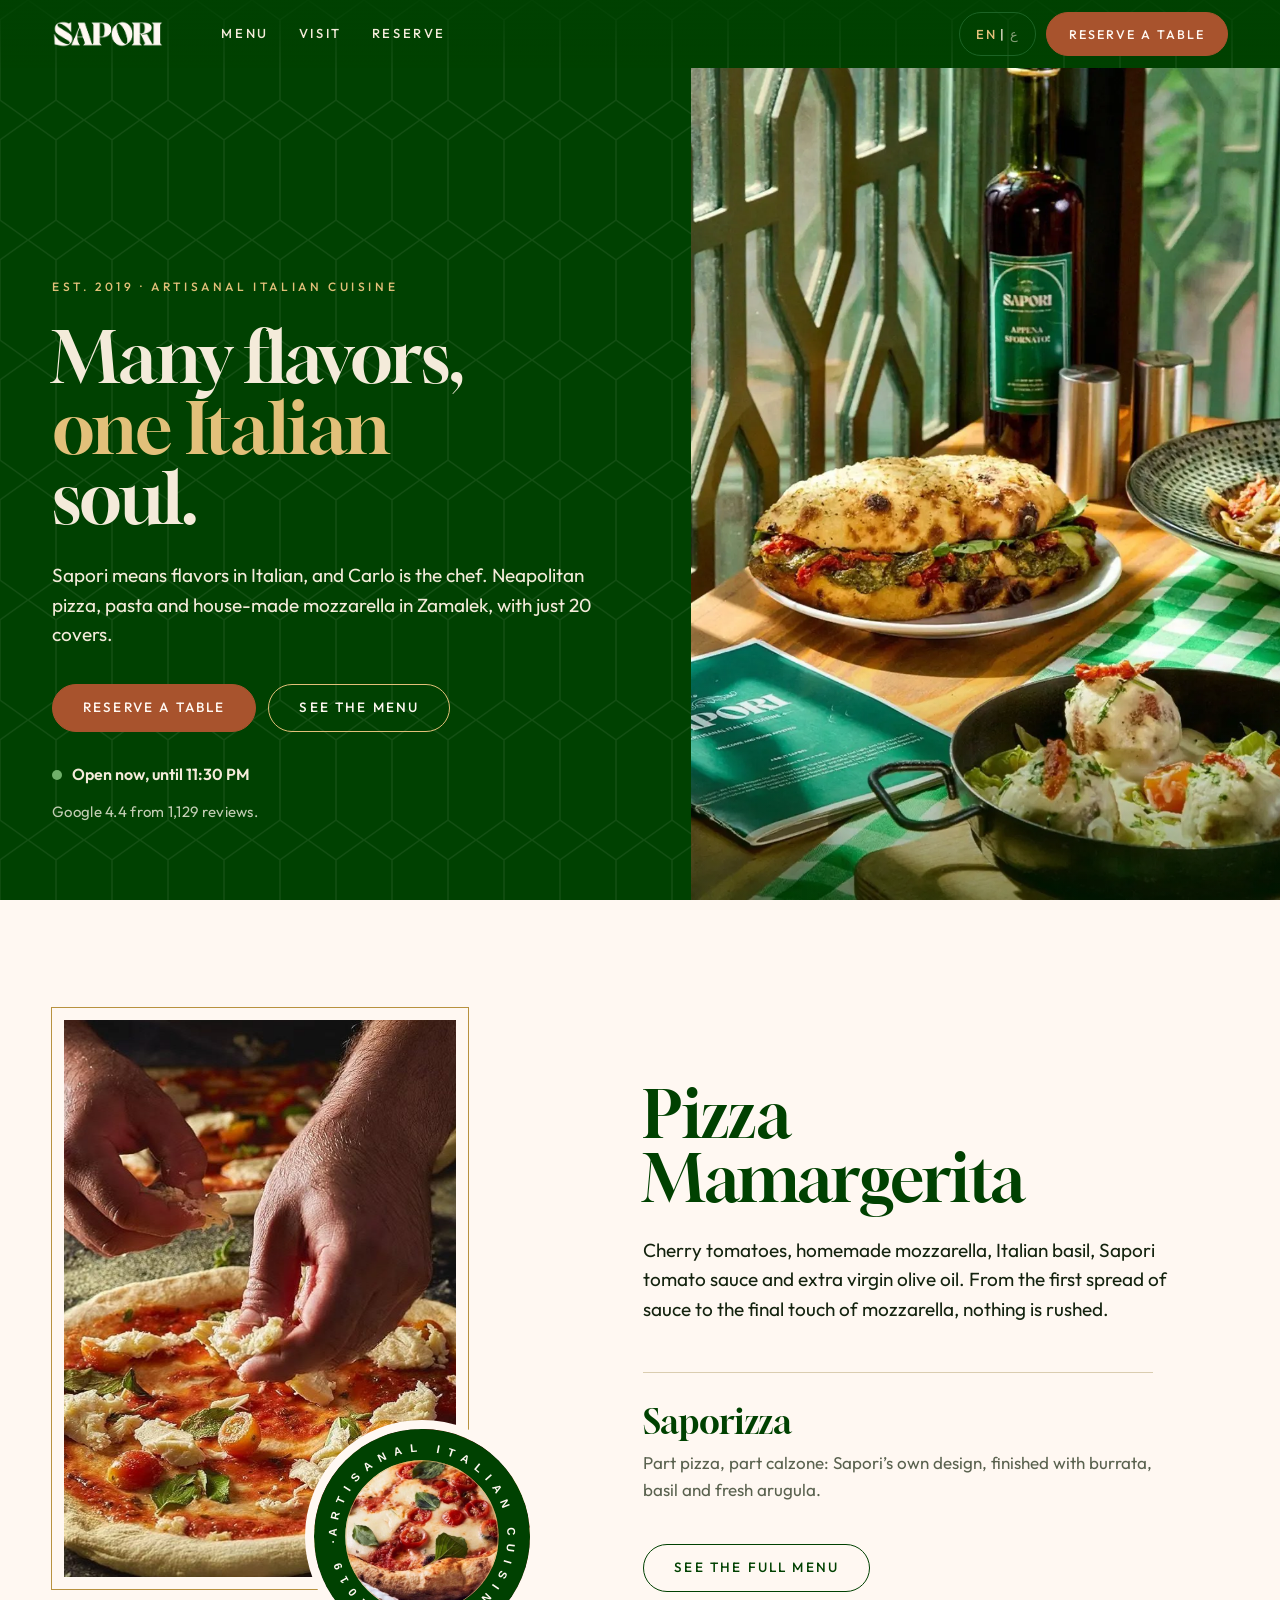
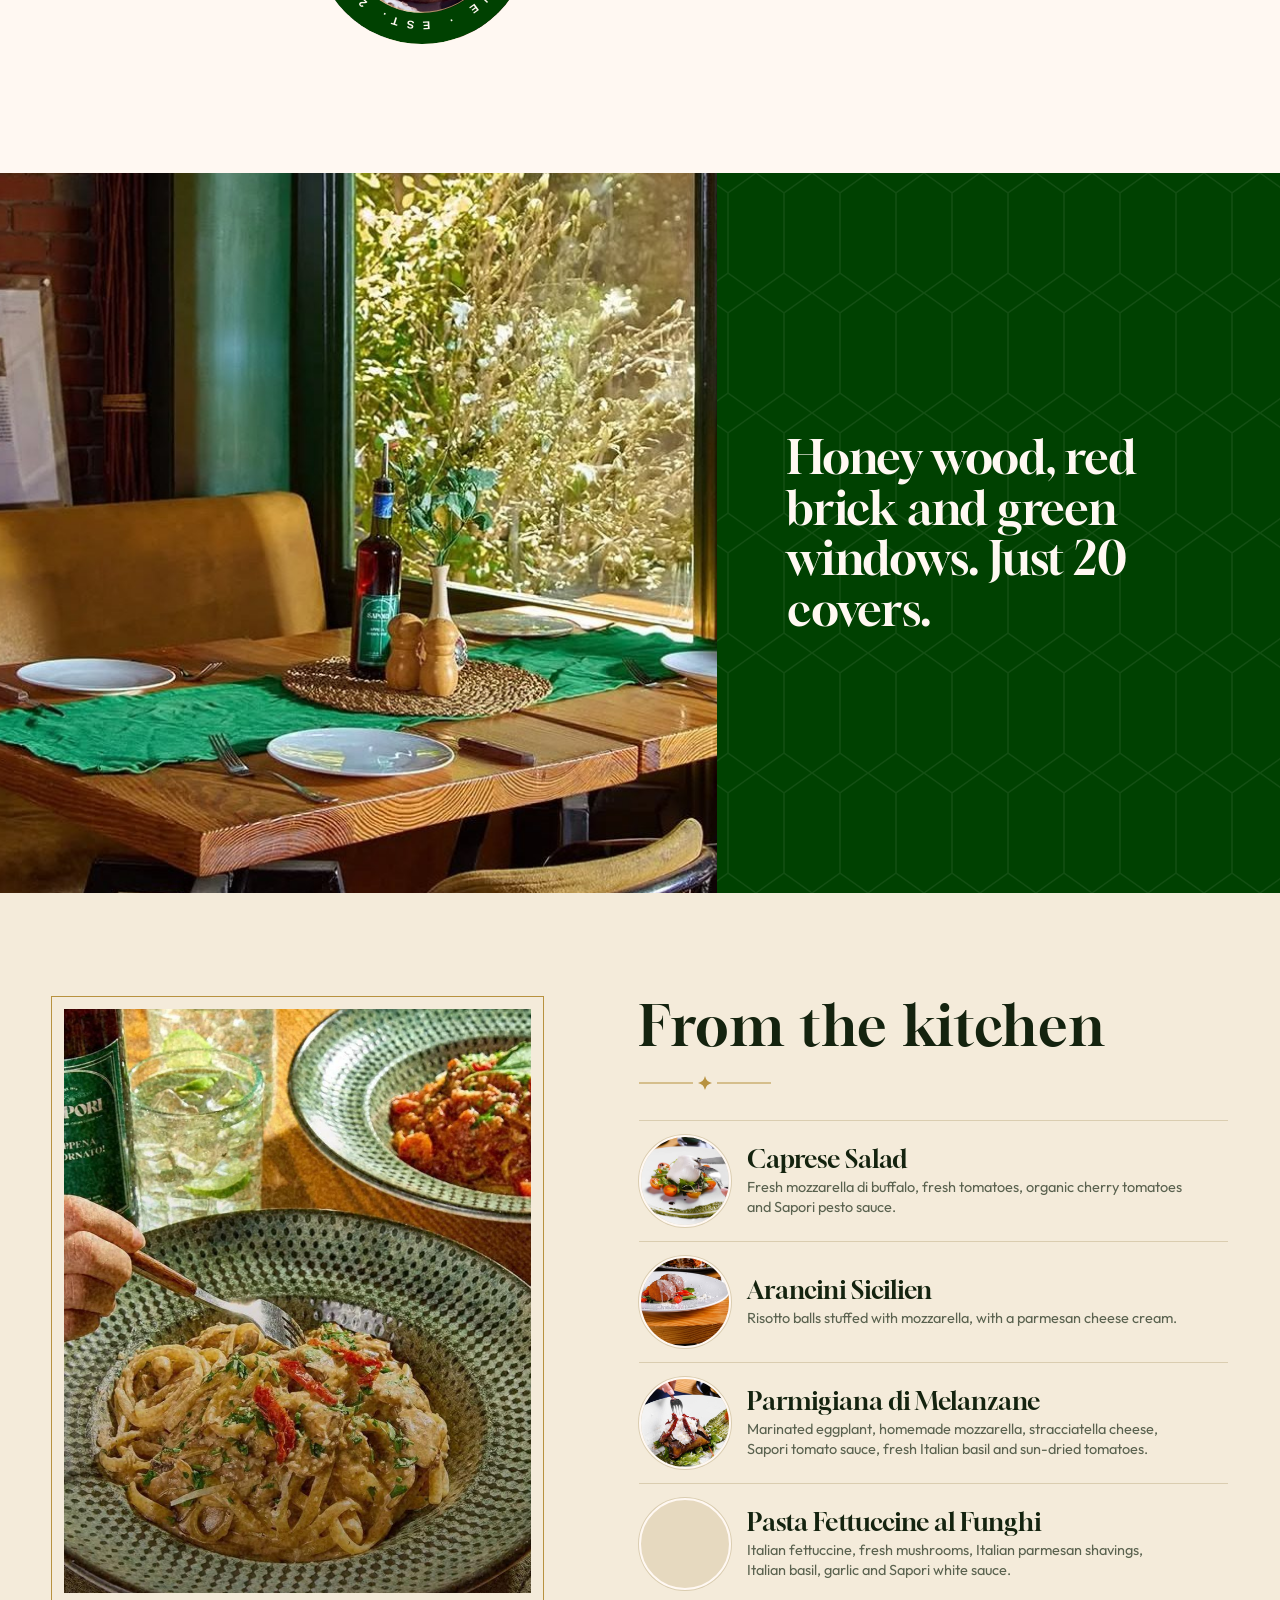
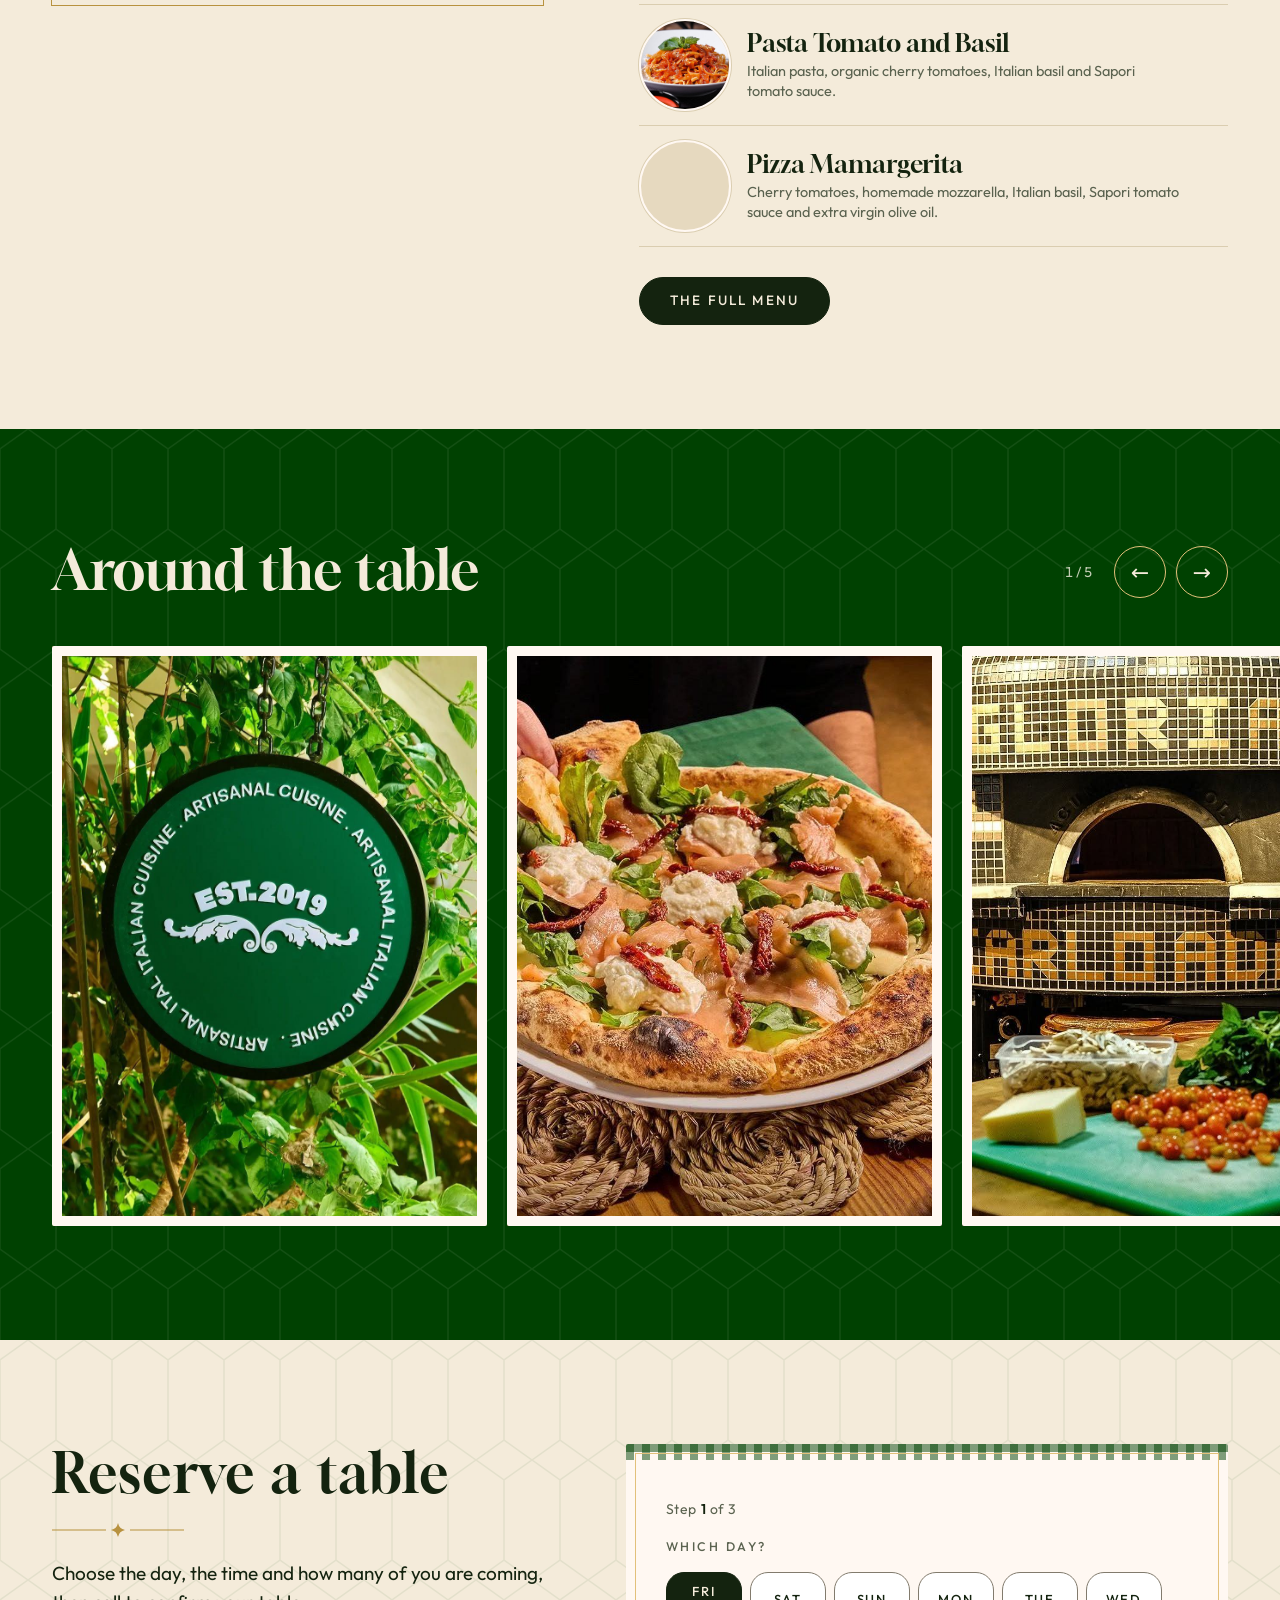
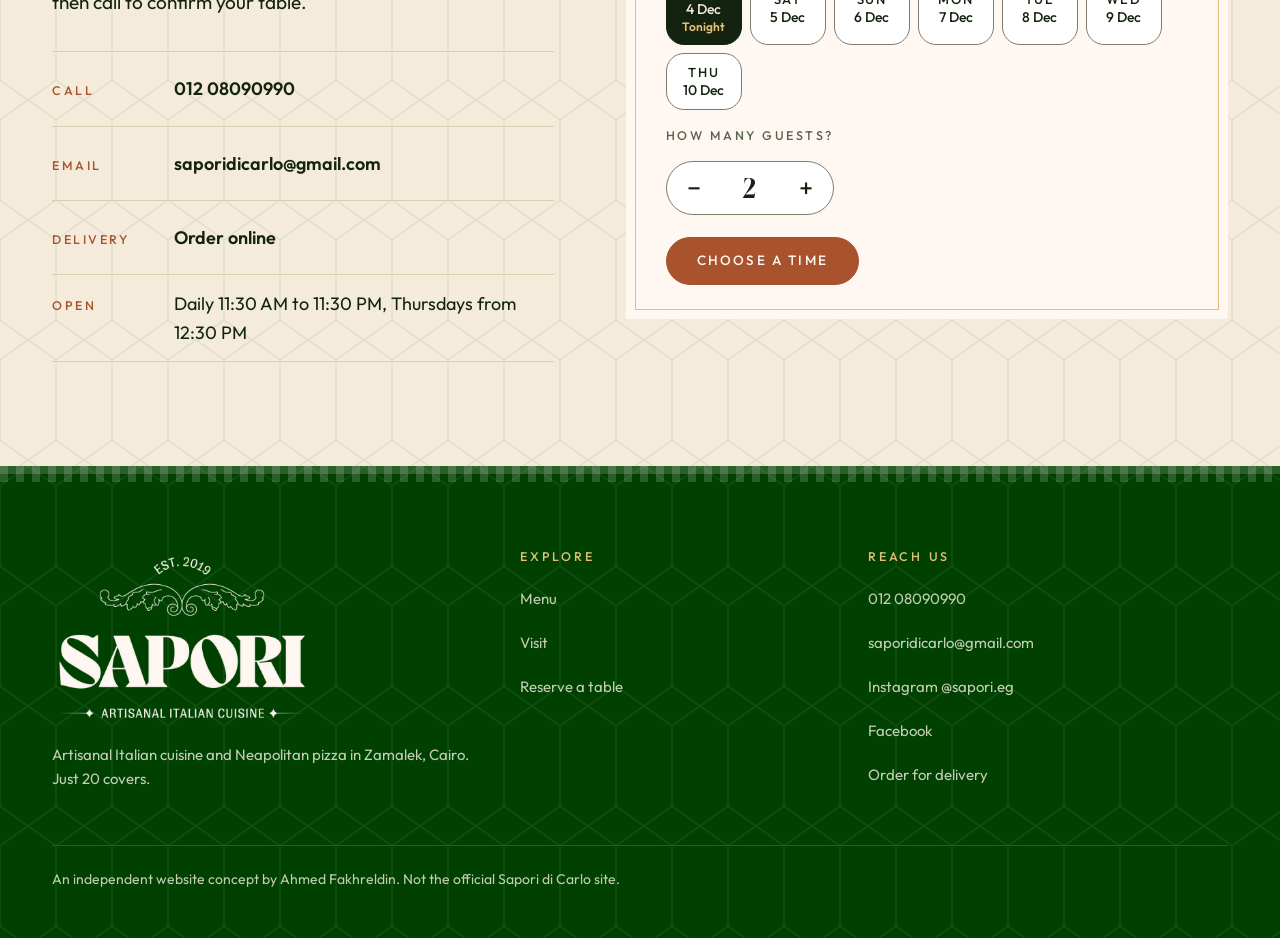
<file: index.html>
<!doctype html>
<html lang="en"><head><meta charset="utf-8"><meta name="viewport" content="width=device-width,initial-scale=1">
<title>Sapori di Carlo | Artisanal Italian cuisine in Zamalek</title>
<meta name="description" content="Sapori di Carlo, artisanal Italian cuisine and Neapolitan pizza in Zamalek, Cairo. Just 20 covers. Menu, hours, directions and table requests."><meta name="theme-color" content="#004101"><meta name="robots" content="noindex">
<meta property="og:type" content="website"><meta property="og:site_name" content="Sapori di Carlo"><meta property="og:title" content="Sapori di Carlo | Artisanal Italian cuisine in Zamalek"><meta property="og:description" content="Sapori di Carlo, artisanal Italian cuisine and Neapolitan pizza in Zamalek, Cairo. Just 20 covers. Menu, hours, directions and table requests."><meta property="og:image" content="https://ahmedfakhr1.github.io/sapori-preview/img/sapori/og.jpg"><meta property="og:image:width" content="1200"><meta property="og:image:height" content="630"><meta property="og:url" content="https://ahmedfakhr1.github.io/sapori-preview/">
<meta name="twitter:card" content="summary_large_image"><meta name="twitter:title" content="Sapori di Carlo | Artisanal Italian cuisine in Zamalek"><meta name="twitter:description" content="Sapori di Carlo, artisanal Italian cuisine and Neapolitan pizza in Zamalek, Cairo. Just 20 covers. Menu, hours, directions and table requests."><meta name="twitter:image" content="https://ahmedfakhr1.github.io/sapori-preview/img/sapori/og.jpg">
<link rel="icon" type="image/png" href="img/sapori/icon.png"><link rel="apple-touch-icon" href="img/sapori/icon.png">
<link rel="preload" as="image" type="image/webp" href="img/sapori/full/table-lattice.webp" fetchpriority="high"><script>(function(d){var s=d.documentElement;s.classList.add("js");try{if(localStorage.getItem("nx-lang")==="ar"){s.lang="ar";s.dir="rtl"}if(true&&!sessionStorage.getItem("nx-arr")&&!/nocurtain/.test(location.search)&&!matchMedia("(prefers-reduced-motion: reduce)").matches){s.classList.add("arrive");sessionStorage.setItem("nx-arr","1")}}catch(x){}})(document)</script>
<link rel="preload" as="font" type="font/woff2" href="fonts/87c6a9395743.woff2" crossorigin><link rel="preload" as="font" type="font/woff2" href="fonts/357083765ab3.woff2" crossorigin><style>html.fl body{opacity:0}body{transition:opacity .25s ease}</style><script>(function(d){var h=d.documentElement;h.classList.add("fl");var done=function(){h.classList.remove("fl")};setTimeout(done,1200);try{var p=["400 1em \"Gloock\"", "400 1em \"Outfit\""].map(function(f){return d.fonts.load(f)});if(h.lang==="ar")[["600 1em \"Markazi Text\"", "ع"], ["400 1em \"IBM Plex Sans Arabic\"", "ع"]].forEach(function(a){p.push(d.fonts.load(a[0],a[1]))});Promise.all(p).then(done,done)}catch(e){done()}})(document)</script><link rel="stylesheet" href="fonts.css"><link rel="stylesheet" href="site.css"></head><body data-open="690" data-close="1410" data-open-text="Open now, until 11:30 PM" data-closed-text="Closed now, opens at 11:30 AM (12:30 PM on Thursdays)" data-open-text-ar="مفتوح الآن حتى 11:30 مساءً" data-closed-text-ar="مغلق الآن، نفتح 11:30 صباحاً (الخميس 12:30 ظهراً)" data-wa="">
<a class="skip" href="#main" data-ar="انتقل إلى المحتوى">Skip to content</a>
<div class="curtain" aria-hidden="true"><img src="img/sapori/logo-cream.png" alt="" width="381" height="256"><i></i></div><header class="hdr hdr--over"><div class="wrap">
 <a class="brand" href="index.html" aria-label="Sapori di Carlo, home"><img src="img/sapori/mark-cream.png" alt="Sapori di Carlo" width="137" height="34"></a>
 <nav class="nav" aria-label="Main"><a href="menu.html" data-ar="القائمة">Menu</a><a href="visit.html" data-ar="زيارتنا">Visit</a><a href="index.html#reserve" data-ar="احجز">Reserve</a></nav>
 <div class="hr"><button class="lang js-lang" type="button" aria-label="العربية"><span class="l-en">EN</span> | <span class="l-ar">ع</span></button><a class="btn sm" href="index.html#reserve" data-ar="احجز طاولة">Reserve a table</a></div>
 <button class="burger" type="button" aria-expanded="false" aria-controls="mnav" aria-label="Open menu"><i></i><i></i><i></i></button>
</div></header>
<nav class="mnav" id="mnav" aria-label="Menu"><a href="menu.html" data-ar="القائمة">Menu</a><a href="visit.html" data-ar="زيارتنا">Visit</a><a href="index.html#reserve" data-ar="احجز طاولة">Reserve a table</a><a href="https://www.instagram.com/sapori.eg/" target="_blank" rel="noopener" data-ar="إنستجرام">Instagram</a>
 <button class="lang js-lang mlang" type="button" aria-label="العربية"><span class="l-en">EN</span> | <span class="l-ar">ع</span></button></nav>
<main id="main">
<section class="hero2">
 <div class="hbg"><picture><source type="image/webp" srcset="img/sapori/full/table-lattice.webp"><img src="img/sapori/full/table-lattice.jpg" alt="A table by the green lattice window: a folded pesto sandwich, creamy fettuccine, a skillet of arancini and a Sapori menu on a green check cloth" width="1440" height="1494" fetchpriority="high" style="object-position:40% 50%"></picture></div>
 <div class="wrap hwrap">
  <h1><span class="ln" data-ar="نكهات كثيرة،">Many flavors,</span> <span class="ln" data-ar="وروح إيطالية">one Italian</span> <span class="ln" data-ar="واحدة.">soul.</span></h1>
  <p class="sub" data-ar="سبوري تعني «النكهات» بالإيطالية، وكارلو هو الشيف. بيتزا نابوليتانية وباستا وموتزاريلا مصنوعة في المطعم، في الزمالك، بعشرين مقعداً فقط.">Sapori means flavors in Italian, and Carlo is the chef. Neapolitan pizza, pasta and house-made mozzarella in Zamalek, with just 20 covers.</p>
  <div class="cta"><a class="btn" href="#reserve" data-ar="احجز طاولة">Reserve a table</a><a class="btn ghost" href="menu.html" data-ar="شاهد القائمة">See the menu</a></div>
  <p class="status js-status" data-ar="مفتوح يومياً من 11:30 صباحاً حتى 11:30 مساءً، والخميس من 12:30 ظهراً">Open daily 11:30 AM to 11:30 PM, Thursdays from 12:30 PM</p>
  <p class="proof" data-ar="تقييم 4.4 على جوجل من 1,129 مراجعة.">Google 4.4 from 1,129 reviews.</p>
 </div>
</section>

<section class="sigf"><div class="wrap">
 <div class="sf-fig">
  <figure class="sf-main px ob rv"><img data-px="36" src="img/sapori/full/hands-topping.jpg" alt="Two hands placing mozzarella on a pizza with tomato sauce, basil and cherry tomatoes" width="1080" height="986" loading="lazy" decoding="async" style="object-position:50% 40%"></figure>
  <figure class="sf-sub px rv" style="--d:.18s"><img data-px="-28" src="img/sapori/full/pizza-box.jpg" alt="A baked pizza with blistered crust, mozzarella, cherry tomatoes and basil in a Sapori box" width="1200" height="900" loading="lazy" decoding="async" style="object-position:40% 50%"></figure>
 </div>
 <div class="sf-copy">
  <h2 class="rv" data-ar="بيتزا مامارجريتا">Pizza Mamargerita</h2>
  <p class="lead rv" style="--d:.1s" data-ar="طماطم كرزية وموتزاريلا مصنوعة في المطعم وريحان إيطالي وصوص طماطم سبوري وزيت زيتون بكر ممتاز. من أول طبقة صوص إلى آخر لمسة موتزاريلا، لا شيء يُصنع على عجل.">Cherry tomatoes, homemade mozzarella, Italian basil, Sapori tomato sauce and extra virgin olive oil. From the first spread of sauce to the final touch of mozzarella, nothing is rushed.</p>
  <div class="sf2 rv" style="--d:.2s"><h3 data-ar="سبوريزا">Saporizza</h3><p data-ar="نصفها بيتزا ونصفها كالزوني: تصميم سبوري الخاص، تُقدَّم مع البوراتا والريحان والجرجير الطازج.">Part pizza, part calzone: Sapori’s own design, finished with burrata, basil and fresh arugula.</p></div>
  <div class="cta rv" style="--d:.3s"><a class="btn ghost" href="menu.html" data-ar="شاهد القائمة كاملة">See the full menu</a></div>
 </div>
</div></section>

<section class="pband">
 <div class="pimg"><img data-px="28" src="img/sapori/full/room-window.jpg" alt="A wooden table with a green runner in front of a mustard banquette, a red brick wall and a green window" width="1080" height="810" loading="lazy" decoding="async" style="object-position:50% 50%"></div>
 <div class="wrap"><p class="bigline rv" data-ar="خشب بلون العسل وطوب أحمر ونوافذ خضراء. عشرون مقعداً فقط.">Honey wood, red brick and green windows. Just 20 covers.</p></div>
 
</section>

<section class="sec kitchen"><div class="wrap">
 <figure class="kfig px ob"><img data-px="30" src="img/sapori/full/fettuccine-fork.jpg" alt="A fork lifting creamy fettuccine from a green dotted bowl" width="1440" height="1584" loading="lazy" decoding="async" style="object-position:50% 55%"></figure>
 <div>
  <h2 class="rv" data-ar="من المطبخ">From the kitchen</h2><span class="rule"></span>
  <ul class="rows"><li><span class="th"><img src="img/sapori/dishes/caprese.jpg" alt="" width="600" height="400" loading="lazy" decoding="async"></span><span class="it"><i data-ar="سلطة كابريزي">Caprese Salad</i><small data-ar="موتزاريلا دي بوفالو طازجة مع طماطم طازجة وطماطم كرزية عضوية وصوص بيستو سبوري.">Fresh mozzarella di buffalo, fresh tomatoes, organic cherry tomatoes and Sapori pesto sauce.</small></span></li><li><span class="th"><img src="img/sapori/dishes/arancini.jpg" alt="" width="600" height="400" loading="lazy" decoding="async"></span><span class="it"><i data-ar="أرانتشيني صقلّي">Arancini Sicilien</i><small data-ar="كرات ريزوتو محشوة بالموتزاريلا مع كريمة الجبن والبارميزان.">Risotto balls stuffed with mozzarella, with a parmesan cheese cream.</small></span></li><li><span class="th"><img src="img/sapori/dishes/parmigiana.jpg" alt="" width="600" height="400" loading="lazy" decoding="async"></span><span class="it"><i data-ar="بارميجانا دي ميلانزاني">Parmigiana di Melanzane</i><small data-ar="باذنجان متبّل مع موتزاريلا مصنوعة في المطعم وجبنة ستراتشياتيلا وصوص طماطم سبوري وريحان إيطالي طازج وطماطم مجففة.">Marinated eggplant, homemade mozzarella, stracciatella cheese, Sapori tomato sauce, fresh Italian basil and sun-dried tomatoes.</small></span></li><li><span class="th"><img src="img/sapori/dishes/funghi.jpg" alt="" width="600" height="400" loading="lazy" decoding="async"></span><span class="it"><i data-ar="باستا فيتوتشيني ألفونجي">Pasta Fettuccine al Funghi</i><small data-ar="فيتوتشيني إيطالية ومشروم طازج ورقائق بارميزان إيطالي وريحان وثوم وصوص أبيض من سبوري.">Italian fettuccine, fresh mushrooms, Italian parmesan shavings, Italian basil, garlic and Sapori white sauce.</small></span></li><li><span class="th"><img src="img/sapori/dishes/tomato.jpg" alt="" width="600" height="400" loading="lazy" decoding="async"></span><span class="it"><i data-ar="باستا طماطم وريحان">Pasta Tomato and Basil</i><small data-ar="باستا إيطالية وطماطم كرزية عضوية وريحان إيطالي وصوص طماطم سبوري.">Italian pasta, organic cherry tomatoes, Italian basil and Sapori tomato sauce.</small></span></li><li><span class="th"><img src="img/sapori/dishes/mamargerita.jpg" alt="" width="600" height="400" loading="lazy" decoding="async"></span><span class="it"><i data-ar="بيتزا مامارجريتا">Pizza Mamargerita</i><small data-ar="طماطم كرزية وموتزاريلا مصنوعة في المطعم وريحان إيطالي وصوص طماطم سبوري وزيت زيتون بكر ممتاز.">Cherry tomatoes, homemade mozzarella, Italian basil, Sapori tomato sauce and extra virgin olive oil.</small></span></li></ul>
  <div class="more rv"><a class="btn dk" href="menu.html" data-ar="القائمة كاملة">The full menu</a></div>
 </div>
</div></section>

<section class="evening">
 <div class="wrap ehead"><h2 class="rv" data-ar="حول الطاولة">Around the table</h2>
  <div class="gnav"><span class="gcount js-count" aria-hidden="true">1 / 5</span><button type="button" class="js-prev" aria-label="Previous photos">&#8592;</button><button type="button" class="js-next" aria-label="Next photos">&#8594;</button></div></div>
 <div class="track js-track" tabindex="0" role="region" aria-label="Photos of Sapori di Carlo, scroll sideways"><figure><img src="img/sapori/full/sign-round.jpg" alt="The round green hanging sign, Est. 2019, Artisanal Italian Cuisine, among bamboo leaves" width="1080" height="1350" loading="lazy" decoding="async"></figure><figure><img src="img/sapori/full/pizza-salmon.jpg" alt="A pizza with smoked salmon, ricotta and fresh greens on a woven mat" width="1080" height="945" loading="lazy" decoding="async" style="object-position:50% 50%"></figure><figure><img src="img/sapori/full/oven-tiles.jpg" alt="A tiled pizza oven with tomatoes, basil and cheese on the board in front" width="1080" height="1080" loading="lazy" decoding="async" style="object-position:50% 40%"></figure><figure><img src="img/sapori/full/table-shared.jpg" alt="A shared table from above: pizza, pasta and a skillet of arancini" width="1080" height="878" loading="lazy" decoding="async" style="object-position:35% 50%"></figure><figure><img src="img/sapori/full/penne-green.jpg" alt="Penne in a cream sauce in a dotted green bowl on a green cloth" width="1080" height="918" loading="lazy" decoding="async" style="object-position:45% 50%"></figure></div>
 
</section>

<section class="sec reserve" id="reserve"><svg class="marble" viewBox="0 0 1600 900" preserveAspectRatio="xMidYMid slice" aria-hidden="true" focusable="false"><path d="M1615.7,-20.0 Q1555.8,52.8 1520.2,84.5 Q1484.5,116.1 1460.0,155.1 Q1435.5,194.1 1417.3,231.4 Q1399.1,268.7 1369.5,309.4 Q1339.9,350.2 1304.7,378.7 Q1269.5,407.3 1222.9,435.2 Q1176.3,463.1 1118.7,484.1 Q1061.1,505.1 1014.9,522.8 Q968.7,540.4 923.7,554.7 Q878.8,569.0 824.7,587.7" fill="none" stroke="#CBC5BA" stroke-width="15.7" stroke-opacity=".16" stroke-linecap="round"/><path d="M1615.7,-20.0 Q1555.8,52.8 1520.2,84.5 Q1484.5,116.1 1460.0,155.1 Q1435.5,194.1 1417.3,231.4 Q1399.1,268.7 1369.5,309.4 Q1339.9,350.2 1304.7,378.7 Q1269.5,407.3 1222.9,435.2 Q1176.3,463.1 1118.7,484.1 Q1061.1,505.1 1014.9,522.8 Q968.7,540.4 923.7,554.7 Q878.8,569.0 824.7,587.7" fill="none" stroke="#9D968A" stroke-width="1.31" stroke-opacity="0.32" stroke-linecap="round"/><path d="M182.8,-20.0 Q178.7,64.5 189.2,108.5 Q199.7,152.5 211.9,198.1 Q224.2,243.8 238.3,287.8 Q252.4,331.8 257.3,376.7 Q262.2,421.7 284.9,471.8 Q307.6,521.8 314.1,572.2 Q320.5,622.7 310.9,680.6 Q301.2,738.6 306.0,779.6 Q310.9,820.6 316.5,876.3 Q322.2,931.9 322.0,988.0" fill="none" stroke="#CBC5BA" stroke-width="23.2" stroke-opacity=".16" stroke-linecap="round"/><path d="M182.8,-20.0 Q178.7,64.5 189.2,108.5 Q199.7,152.5 211.9,198.1 Q224.2,243.8 238.3,287.8 Q252.4,331.8 257.3,376.7 Q262.2,421.7 284.9,471.8 Q307.6,521.8 314.1,572.2 Q320.5,622.7 310.9,680.6 Q301.2,738.6 306.0,779.6 Q310.9,820.6 316.5,876.3 Q322.2,931.9 322.0,988.0" fill="none" stroke="#9D968A" stroke-width="1.19" stroke-opacity="0.50" stroke-linecap="round"/><path d="M1278.1,-20.0 Q1259.3,66.1 1266.1,109.7 Q1272.8,153.2 1260.2,196.7 Q1247.7,240.1 1253.1,283.3 Q1258.6,326.5 1262.8,371.4 Q1267.0,416.4 1275.0,464.9 Q1283.1,513.3 1298.4,567.9 Q1313.8,622.4 1310.8,670.6 Q1307.9,718.8 1295.9,770.6 Q1283.9,822.3 1283.9,870.5 Q1284.0,918.7 1272.9,968.6" fill="none" stroke="#CBC5BA" stroke-width="21.4" stroke-opacity=".16" stroke-linecap="round"/><path d="M1278.1,-20.0 Q1259.3,66.1 1266.1,109.7 Q1272.8,153.2 1260.2,196.7 Q1247.7,240.1 1253.1,283.3 Q1258.6,326.5 1262.8,371.4 Q1267.0,416.4 1275.0,464.9 Q1283.1,513.3 1298.4,567.9 Q1313.8,622.4 1310.8,670.6 Q1307.9,718.8 1295.9,770.6 Q1283.9,822.3 1283.9,870.5 Q1284.0,918.7 1272.9,968.6" fill="none" stroke="#9D968A" stroke-width="0.72" stroke-opacity="0.42" stroke-linecap="round"/><path d="M478.4,-20.0 Q449.3,92.1 449.3,142.9 Q449.3,193.7 460.1,242.1 Q471.0,290.6 484.7,329.5 Q498.5,368.4 518.0,408.9 Q537.5,449.4 539.9,502.9 Q542.3,556.5 557.6,602.7 Q572.8,649.0 606.3,689.4 Q639.7,729.7 664.2,775.1 Q688.7,820.6 709.6,872.6 Q730.6,924.6 773.7,965.7" fill="none" stroke="#CBC5BA" stroke-width="16.5" stroke-opacity=".16" stroke-linecap="round"/><path d="M478.4,-20.0 Q449.3,92.1 449.3,142.9 Q449.3,193.7 460.1,242.1 Q471.0,290.6 484.7,329.5 Q498.5,368.4 518.0,408.9 Q537.5,449.4 539.9,502.9 Q542.3,556.5 557.6,602.7 Q572.8,649.0 606.3,689.4 Q639.7,729.7 664.2,775.1 Q688.7,820.6 709.6,872.6 Q730.6,924.6 773.7,965.7" fill="none" stroke="#9D968A" stroke-width="1.45" stroke-opacity="0.43" stroke-linecap="round"/><path d="M1001.7,-20.0 Q1036.6,66.0 1037.5,113.7 Q1038.3,161.5 1043.0,210.9 Q1047.7,260.3 1049.4,305.8 Q1051.2,351.3 1066.7,393.9 Q1082.3,436.4 1086.6,478.5 Q1090.9,520.6 1095.6,571.6 Q1100.3,622.6 1109.7,667.2 Q1119.2,711.9 1114.0,771.1 Q1108.8,830.4 1100.0,885.3 Q1091.3,940.1 1089.1,983.0" fill="none" stroke="#CBC5BA" stroke-width="21.6" stroke-opacity=".16" stroke-linecap="round"/><path d="M1001.7,-20.0 Q1036.6,66.0 1037.5,113.7 Q1038.3,161.5 1043.0,210.9 Q1047.7,260.3 1049.4,305.8 Q1051.2,351.3 1066.7,393.9 Q1082.3,436.4 1086.6,478.5 Q1090.9,520.6 1095.6,571.6 Q1100.3,622.6 1109.7,667.2 Q1119.2,711.9 1114.0,771.1 Q1108.8,830.4 1100.0,885.3 Q1091.3,940.1 1089.1,983.0" fill="none" stroke="#9D968A" stroke-width="0.70" stroke-opacity="0.44" stroke-linecap="round"/><path d="M599.8,-20.0 Q596.4,96.5 589.5,155.3 Q582.5,214.1 562.3,250.1 Q542.1,286.1 519.2,332.5 Q496.3,378.9 467.0,423.2 Q437.8,467.5 397.1,506.1 Q356.4,544.6 321.6,574.2 Q286.8,603.7 257.5,642.5 Q228.3,681.3 207.8,728.7 Q187.4,776.0 159.7,819.5 Q132.1,863.1 112.2,914.4" fill="none" stroke="#CBC5BA" stroke-width="22.9" stroke-opacity=".16" stroke-linecap="round"/><path d="M599.8,-20.0 Q596.4,96.5 589.5,155.3 Q582.5,214.1 562.3,250.1 Q542.1,286.1 519.2,332.5 Q496.3,378.9 467.0,423.2 Q437.8,467.5 397.1,506.1 Q356.4,544.6 321.6,574.2 Q286.8,603.7 257.5,642.5 Q228.3,681.3 207.8,728.7 Q187.4,776.0 159.7,819.5 Q132.1,863.1 112.2,914.4" fill="none" stroke="#9D968A" stroke-width="0.94" stroke-opacity="0.48" stroke-linecap="round"/><path d="M1724.4,-20.0 Q1700.0,87.5 1680.3,129.6 Q1660.6,171.6 1624.0,211.3 Q1587.4,251.0 1565.5,288.1 Q1543.6,325.2 1528.1,378.9 Q1512.7,432.7 1494.0,474.4 Q1475.4,516.1 1462.0,563.7 Q1448.6,611.2 1449.3,662.7 Q1449.9,714.2 1431.8,763.6 Q1413.7,813.0 1398.0,868.9 Q1382.2,924.8 1347.7,963.4" fill="none" stroke="#CBC5BA" stroke-width="9.9" stroke-opacity=".16" stroke-linecap="round"/><path d="M1724.4,-20.0 Q1700.0,87.5 1680.3,129.6 Q1660.6,171.6 1624.0,211.3 Q1587.4,251.0 1565.5,288.1 Q1543.6,325.2 1528.1,378.9 Q1512.7,432.7 1494.0,474.4 Q1475.4,516.1 1462.0,563.7 Q1448.6,611.2 1449.3,662.7 Q1449.9,714.2 1431.8,763.6 Q1413.7,813.0 1398.0,868.9 Q1382.2,924.8 1347.7,963.4" fill="none" stroke="#9D968A" stroke-width="1.52" stroke-opacity="0.37" stroke-linecap="round"/><path d="M574.3,-20.0 Q648.5,59.3 683.8,101.5 Q719.1,143.7 751.8,178.8 Q784.4,213.9 834.7,233.9 Q884.9,253.8 923.8,271.5 Q962.7,289.1 1002.6,310.6 Q1042.4,332.2 1094.6,351.0 Q1146.7,369.9 1195.1,388.2 Q1243.5,406.6 1304.1,422.2 Q1364.6,437.7 1413.8,455.2 Q1462.9,472.6 1502.8,504.7" fill="none" stroke="#CBC5BA" stroke-width="9.3" stroke-opacity=".16" stroke-linecap="round"/><path d="M574.3,-20.0 Q648.5,59.3 683.8,101.5 Q719.1,143.7 751.8,178.8 Q784.4,213.9 834.7,233.9 Q884.9,253.8 923.8,271.5 Q962.7,289.1 1002.6,310.6 Q1042.4,332.2 1094.6,351.0 Q1146.7,369.9 1195.1,388.2 Q1243.5,406.6 1304.1,422.2 Q1364.6,437.7 1413.8,455.2 Q1462.9,472.6 1502.8,504.7" fill="none" stroke="#9D968A" stroke-width="1.47" stroke-opacity="0.41" stroke-linecap="round"/><path d="M1570.2,-20.0 Q1600.2,83.7 1632.2,134.9 Q1664.2,186.0 1708.9,214.1 Q1753.6,242.3 1808.2,264.7 Q1862.8,287.1 1902.8,322.1 Q1942.7,357.1 1987.6,390.9 Q2032.5,424.6 2079.4,453.2 Q2126.4,481.9 2163.1,514.0 Q2199.9,546.2 2218.7,586.3 Q2237.6,626.5 2277.1,657.2 Q2316.5,687.9 2332.5,739.4" fill="none" stroke="#CBC5BA" stroke-width="20.4" stroke-opacity=".16" stroke-linecap="round"/><path d="M1570.2,-20.0 Q1600.2,83.7 1632.2,134.9 Q1664.2,186.0 1708.9,214.1 Q1753.6,242.3 1808.2,264.7 Q1862.8,287.1 1902.8,322.1 Q1942.7,357.1 1987.6,390.9 Q2032.5,424.6 2079.4,453.2 Q2126.4,481.9 2163.1,514.0 Q2199.9,546.2 2218.7,586.3 Q2237.6,626.5 2277.1,657.2 Q2316.5,687.9 2332.5,739.4" fill="none" stroke="#9D968A" stroke-width="1.23" stroke-opacity="0.41" stroke-linecap="round"/></svg><div class="wrap">
 <div class="rcopy">
  <h2 data-ar="احجز طاولة">Reserve a table</h2><span class="rule"></span>
  <p class="lead" data-ar="اختر اليوم والوقت وعدد الضيوف، ثم اتصل لتأكيد حجز طاولتك.">Choose the day, the time and how many of you are coming, then call to confirm your table.</p>
  <ul class="ways"><li><span data-ar="اتصل">Call</span><a href="tel:+201208090990">012 08090990</a></li><li><span data-ar="البريد">Email</span><a href="mailto:saporidicarlo@gmail.com">saporidicarlo@gmail.com</a></li><li><span data-ar="التوصيل">Delivery</span><a href="https://saporidicarlo.prepit.app/" target="_blank" rel="noopener" data-ar="اطلب أونلاين">Order online</a></li><li><span data-ar="المواعيد">Open</span><i data-ar="يومياً من 11:30 صباحاً حتى 11:30 مساءً، والخميس من 12:30 ظهراً" style="font-style:normal">Daily 11:30 AM to 11:30 PM, Thursdays from 12:30 PM</i></li></ul>
 </div>
 <form class="rform rflow js-rflow" id="rform" novalidate data-from="690" data-to="1350" data-mode="call">
  <p class="rstep" aria-live="polite"><span class="js-stepl">Step</span> <b class="js-stepno">1</b> <span class="js-stepof">of</span> 3</p>
  <div class="rpane" data-step="1">
   <p class="rlab" data-ar="أي يوم؟">Which day?</p>
   <div class="chiprow js-days" role="group" aria-label="Day"></div>
   <p class="rlab" data-ar="كم عدد الضيوف؟">How many guests?</p>
   <div class="stepper"><button type="button" class="js-minus" aria-label="Fewer guests">&minus;</button><output class="js-gn" aria-live="polite">2</output><button type="button" class="js-plus" aria-label="More guests">+</button></div>
   <div class="rnav"><button class="btn js-to2" type="button" data-ar="اختر الوقت">Choose a time</button></div>
  </div>
  <div class="rpane" data-step="2" hidden>
   <p class="rlab" data-ar="ما الوقت المناسب؟">What time?</p>
   <div class="chiprow js-times" role="group" aria-label="Time"></div>
   <p class="rerr js-nofree" hidden></p>
   <div class="rnav"><button class="btn ghost back" type="button" data-ar="رجوع">Back</button><button class="btn js-to3" type="button" disabled data-ar="متابعة">Continue</button></div>
  </div>
  <div class="rpane" data-step="3" hidden>
   <p class="rsum js-sum" aria-live="polite"></p>
   <div class="two"><div class="fld"><label for="rf-name" data-ar="الاسم">Name</label><input id="rf-name" name="name" autocomplete="name" required></div><div class="fld"><label for="rf-phone" data-ar="الهاتف">Phone</label><input id="rf-phone" name="phone" type="tel" autocomplete="tel" inputmode="tel" required></div></div>
   <div class="chiprow oc" role="group" aria-label="Occasion"><button type="button" class="ochip" aria-pressed="false" data-v="Birthday" data-ar="عيد ميلاد">Birthday</button><button type="button" class="ochip" aria-pressed="false" data-v="Anniversary" data-ar="ذكرى سنوية">Anniversary</button><button type="button" class="ochip" aria-pressed="false" data-v="Business" data-ar="عمل">Business</button></div>
   <div class="fld"><label for="rf-notes" data-ar="مناسبة أو ملاحظات (اختياري)">Occasion or notes (optional)</label><textarea id="rf-notes" name="notes" rows="2"></textarea></div>
   <p class="rerr" id="rf-err" role="alert" hidden></p>
   <div class="rnav"><button class="btn ghost back" type="button" data-ar="رجوع">Back</button><button class="btn js-send" type="submit">Send request</button></div>
   <p class="fine" data-ar="الطلب لا يُعد حجزاً إلا بعد أن يؤكد الفريق طاولتك عبر الهاتف.">A request is not a booking until the team confirms your table by phone.</p>
   <a class="js-mail" href="tel:+201208090990" hidden tabindex="-1" aria-hidden="true">call</a>
  </div>
    <div class="rdone js-done" hidden>
   <p class="rsum js-donesum" aria-live="polite"></p>
   <p class="js-donehint"></p>
   <div class="rnav"><a class="btn" href="tel:+201208090990"><span data-ar="اتصل">Call</span> <bdi>012 08090990</bdi></a><button class="btn ghost js-edit" type="button" data-ar="تعديل الطلب">Change request</button></div>
  </div>

  <noscript><p class="fine">Please call 012 08090990 to book.</p></noscript>
 </form>
</div></section>
</main><footer class="ftr"><div class="wrap">
 <div><img src="img/sapori/logo-cream.png" alt="Sapori, artisanal Italian cuisine, since 2019" width="381" height="256"><p style="margin-top:18px" data-ar="مطبخ إيطالي حِرفي وبيتزا نابوليتانية في الزمالك، القاهرة. عشرون مقعداً فقط.">Artisanal Italian cuisine and Neapolitan pizza in Zamalek, Cairo. Just 20 covers.</p></div>
 <div><h4 data-ar="تصفّح">Explore</h4><ul><li><a href="menu.html" data-ar="القائمة">Menu</a></li><li><a href="visit.html" data-ar="زيارتنا">Visit</a></li><li><a href="index.html#reserve" data-ar="احجز طاولة">Reserve a table</a></li></ul></div>
 <div><h4 data-ar="تواصل معنا">Reach us</h4><ul><li><a href="tel:+201208090990">012 08090990</a></li><li><a href="mailto:saporidicarlo@gmail.com">saporidicarlo@gmail.com</a></li><li><a href="https://www.instagram.com/sapori.eg/" target="_blank" rel="noopener">Instagram @sapori.eg</a></li><li><a href="https://www.facebook.com/SAPORI.EG" target="_blank" rel="noopener">Facebook</a></li><li><a href="https://saporidicarlo.prepit.app/" target="_blank" rel="noopener" data-ar="اطلب توصيل">Order for delivery</a></li></ul></div>
 <p class="fine" data-ar="فكرة موقع مستقلة من أحمد فخر الدين، وليست الموقع الرسمي لسبوري دي كارلو.">An independent website concept by Ahmed Fakhreldin. Not the official Sapori di Carlo site.</p>
</div></footer><nav class="mbar" aria-label="Quick actions"><a class="main" href="index.html#reserve" data-ar="احجز">Reserve</a><a href="menu.html" data-ar="القائمة">Menu</a><a href="tel:+201208090990" data-ar="اتصل">Call</a></nav><div class="toast" role="status" aria-live="polite"></div><script src="app.js"></script></body></html>
</file>
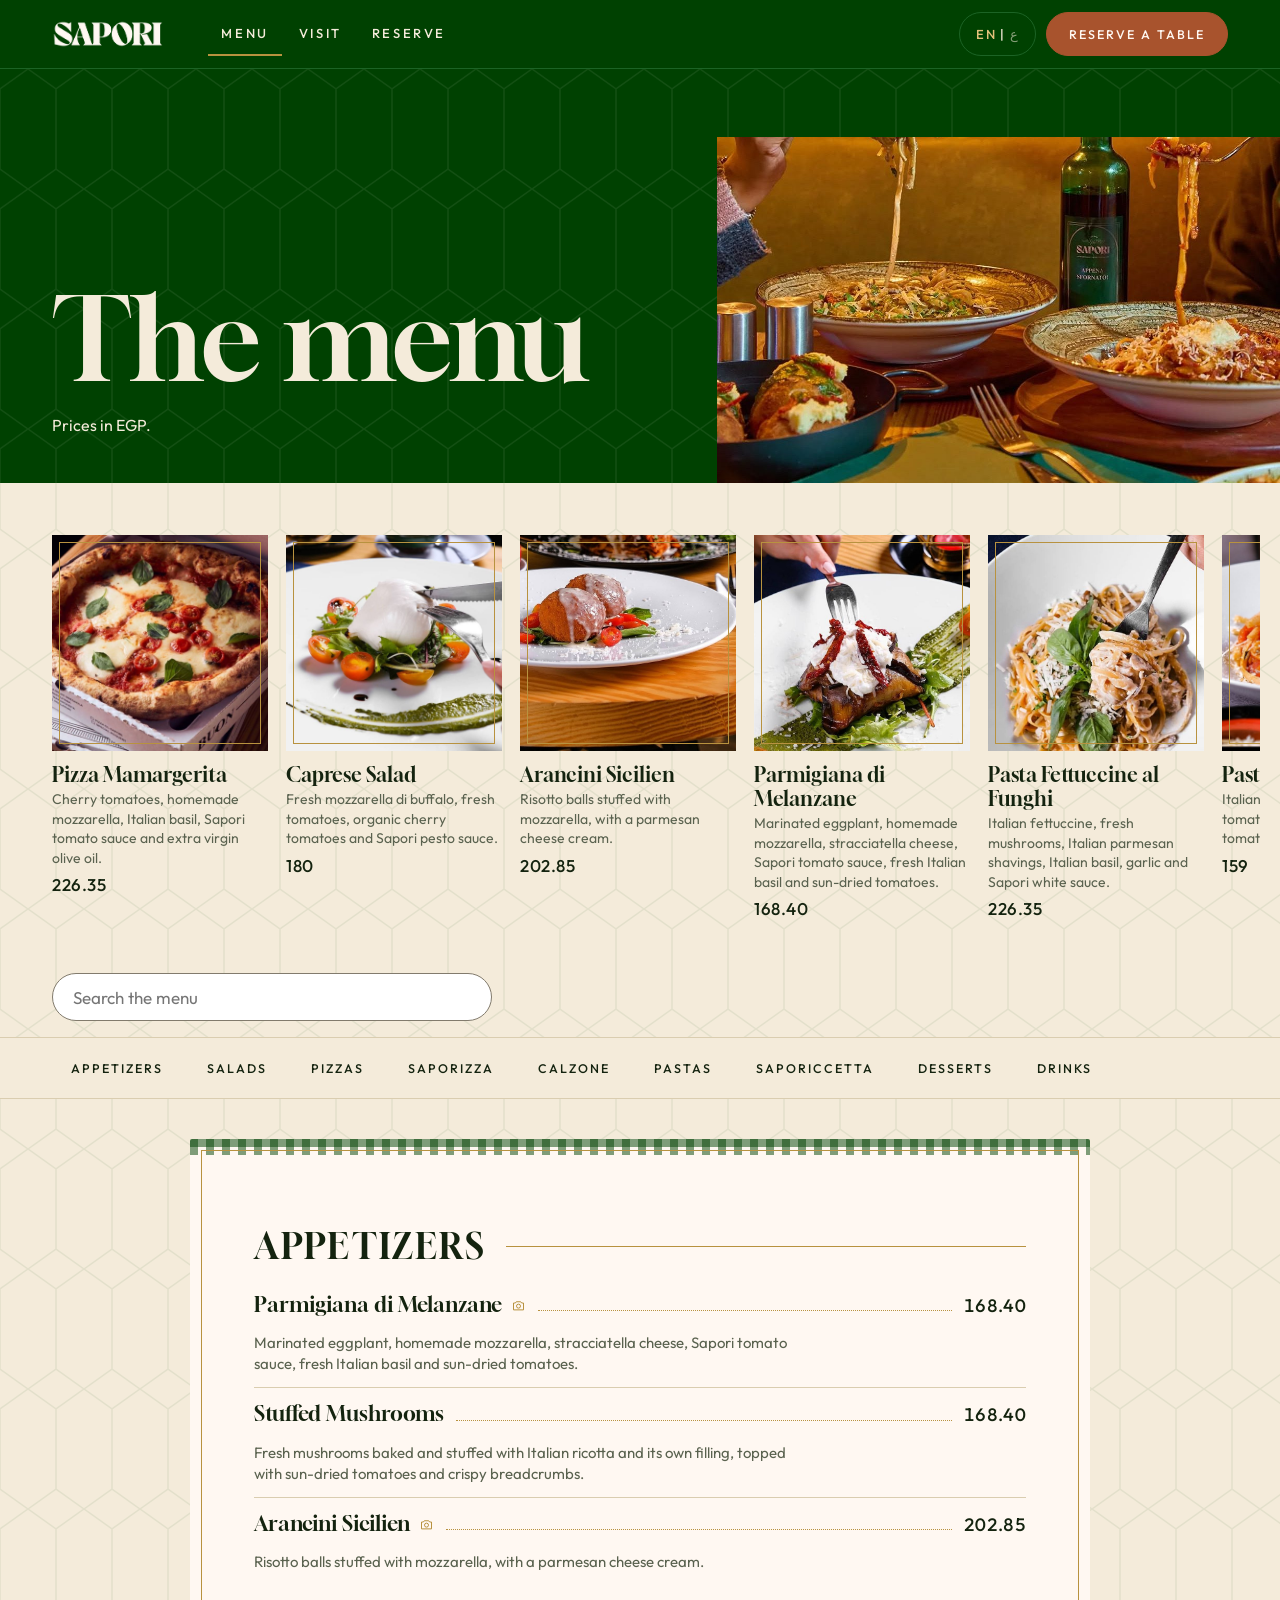
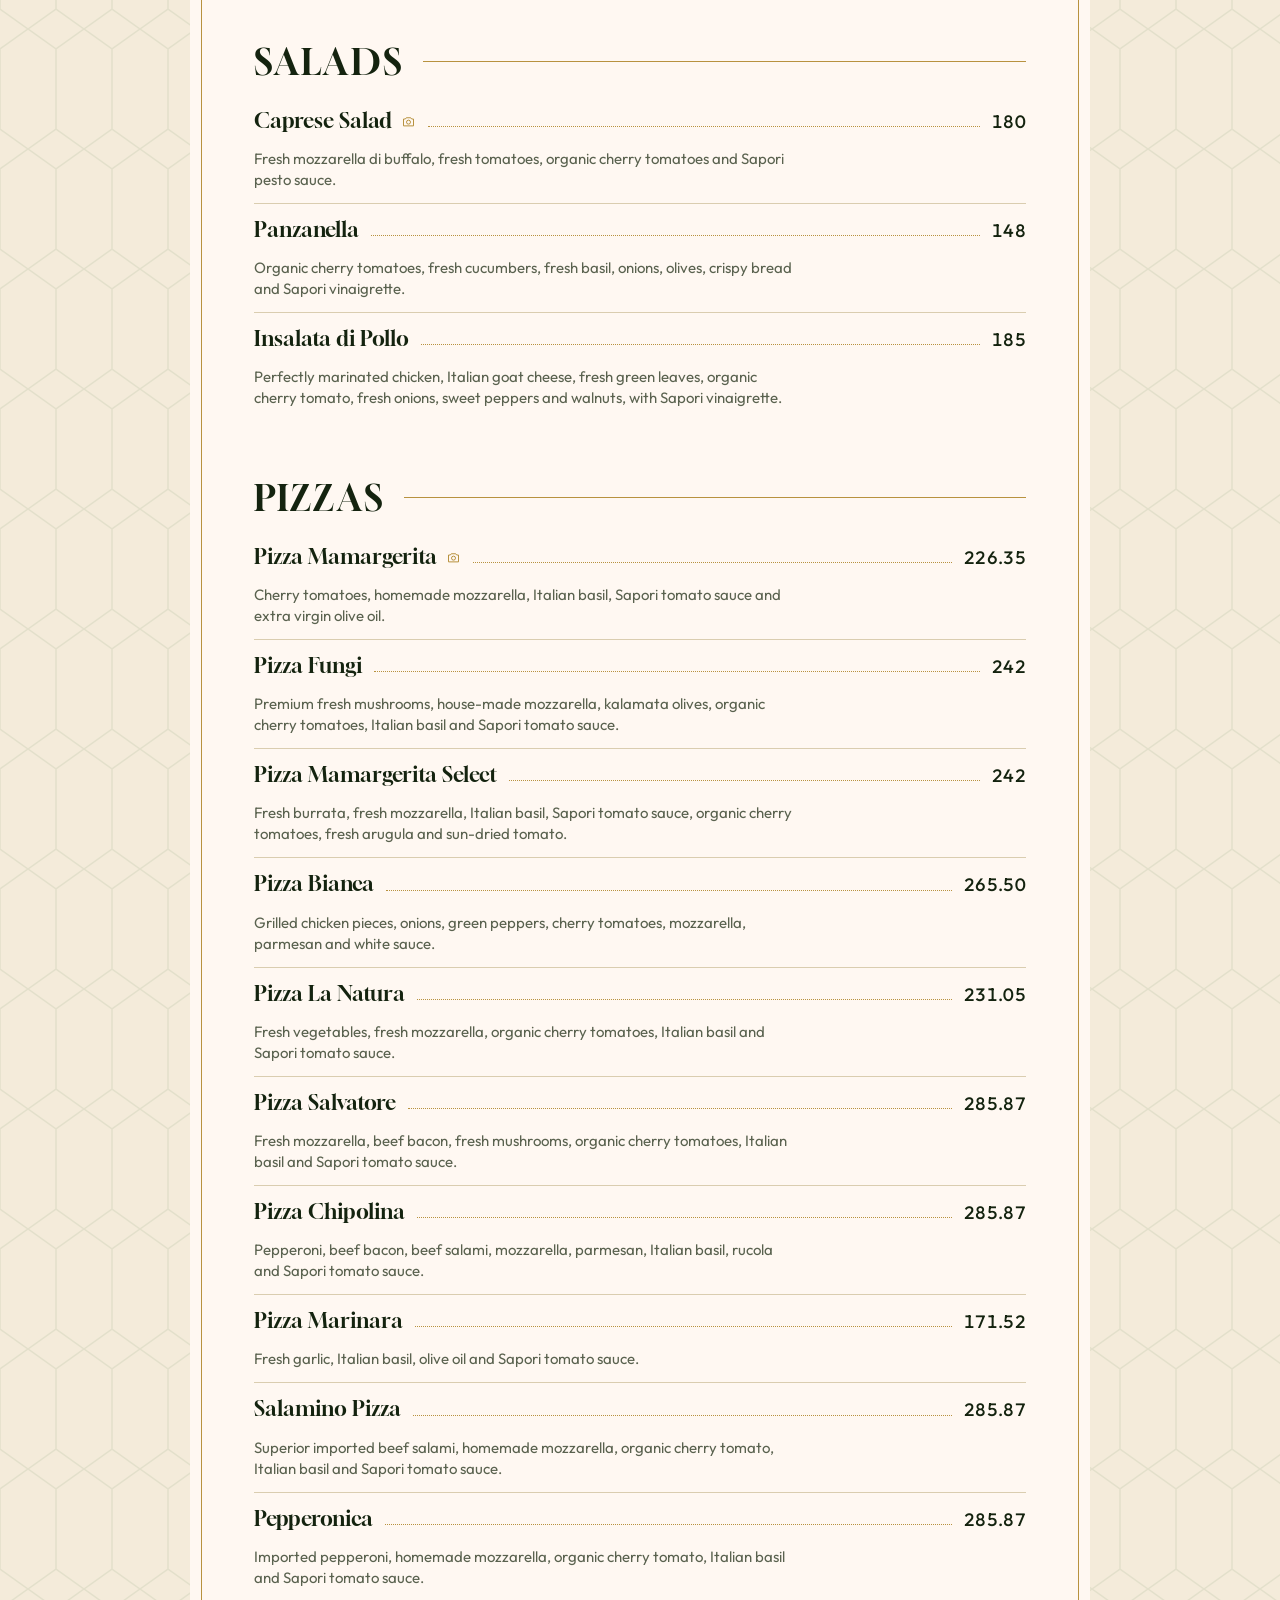
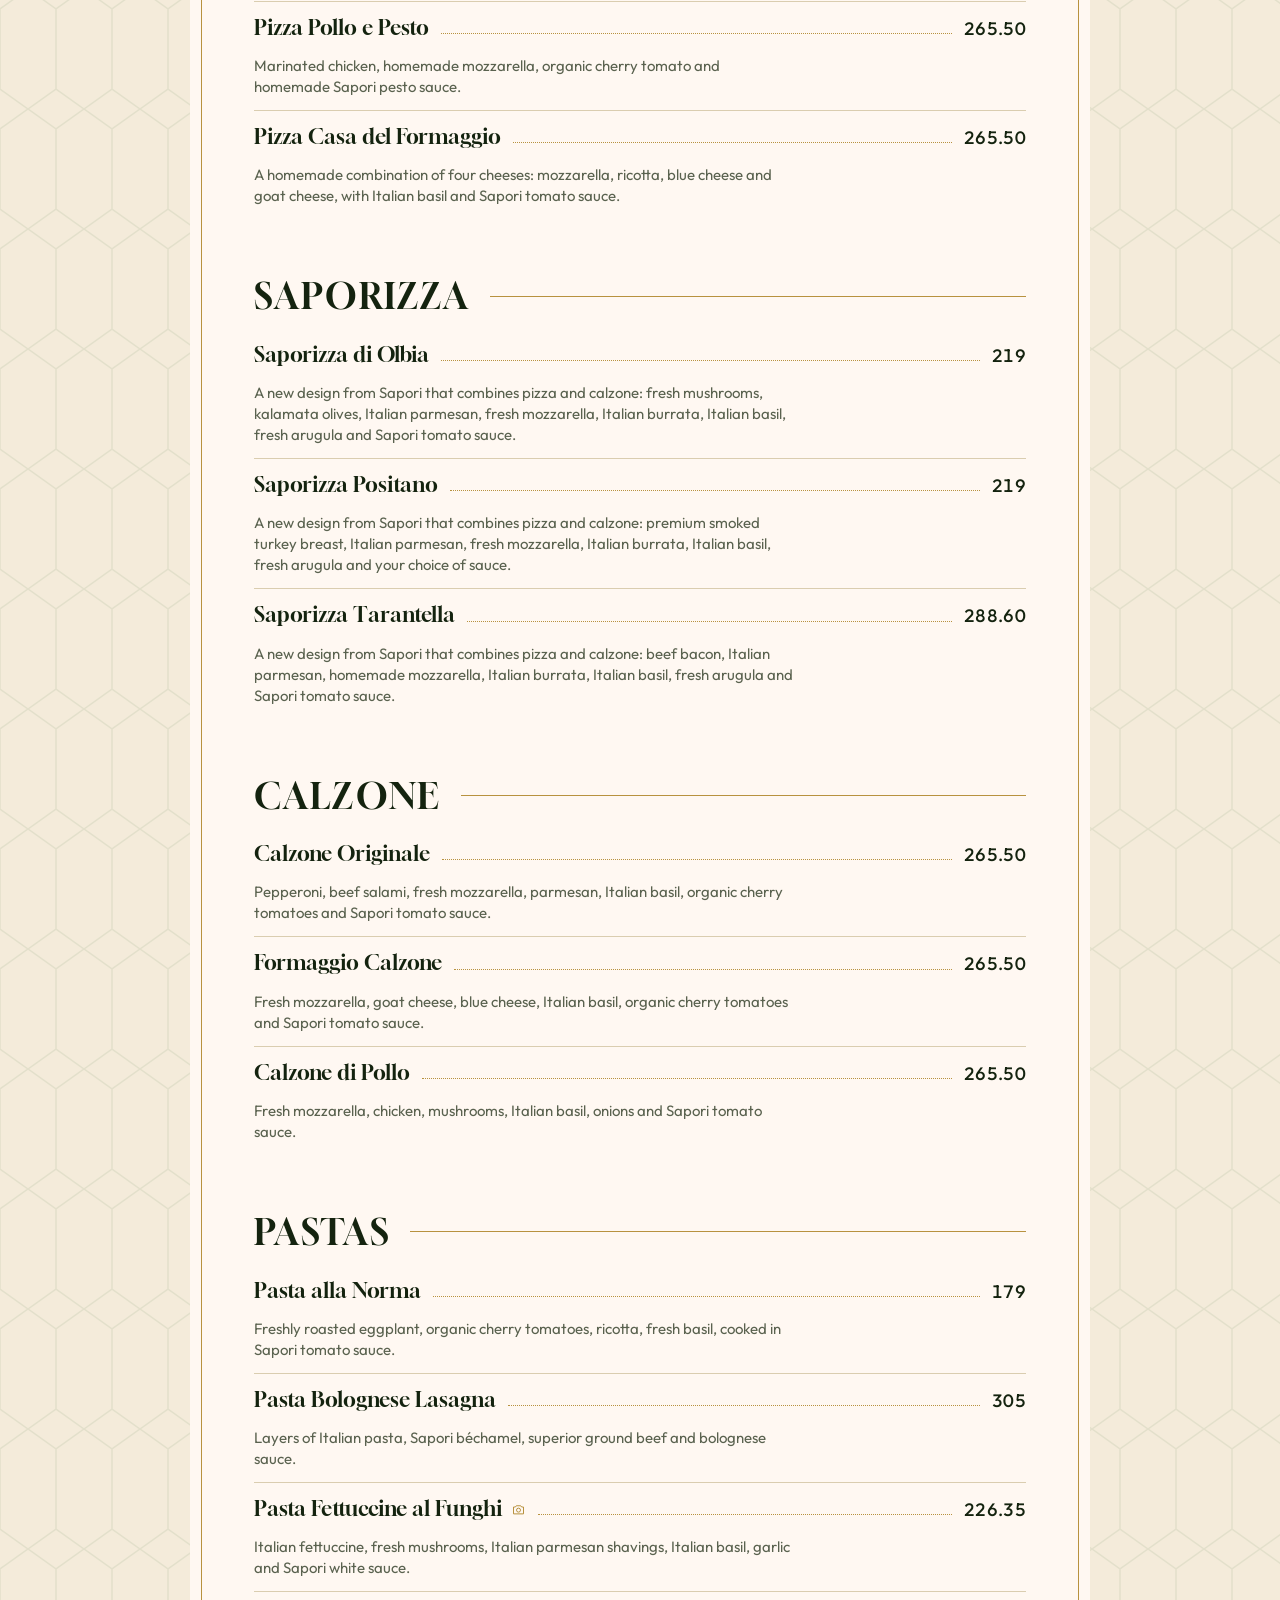
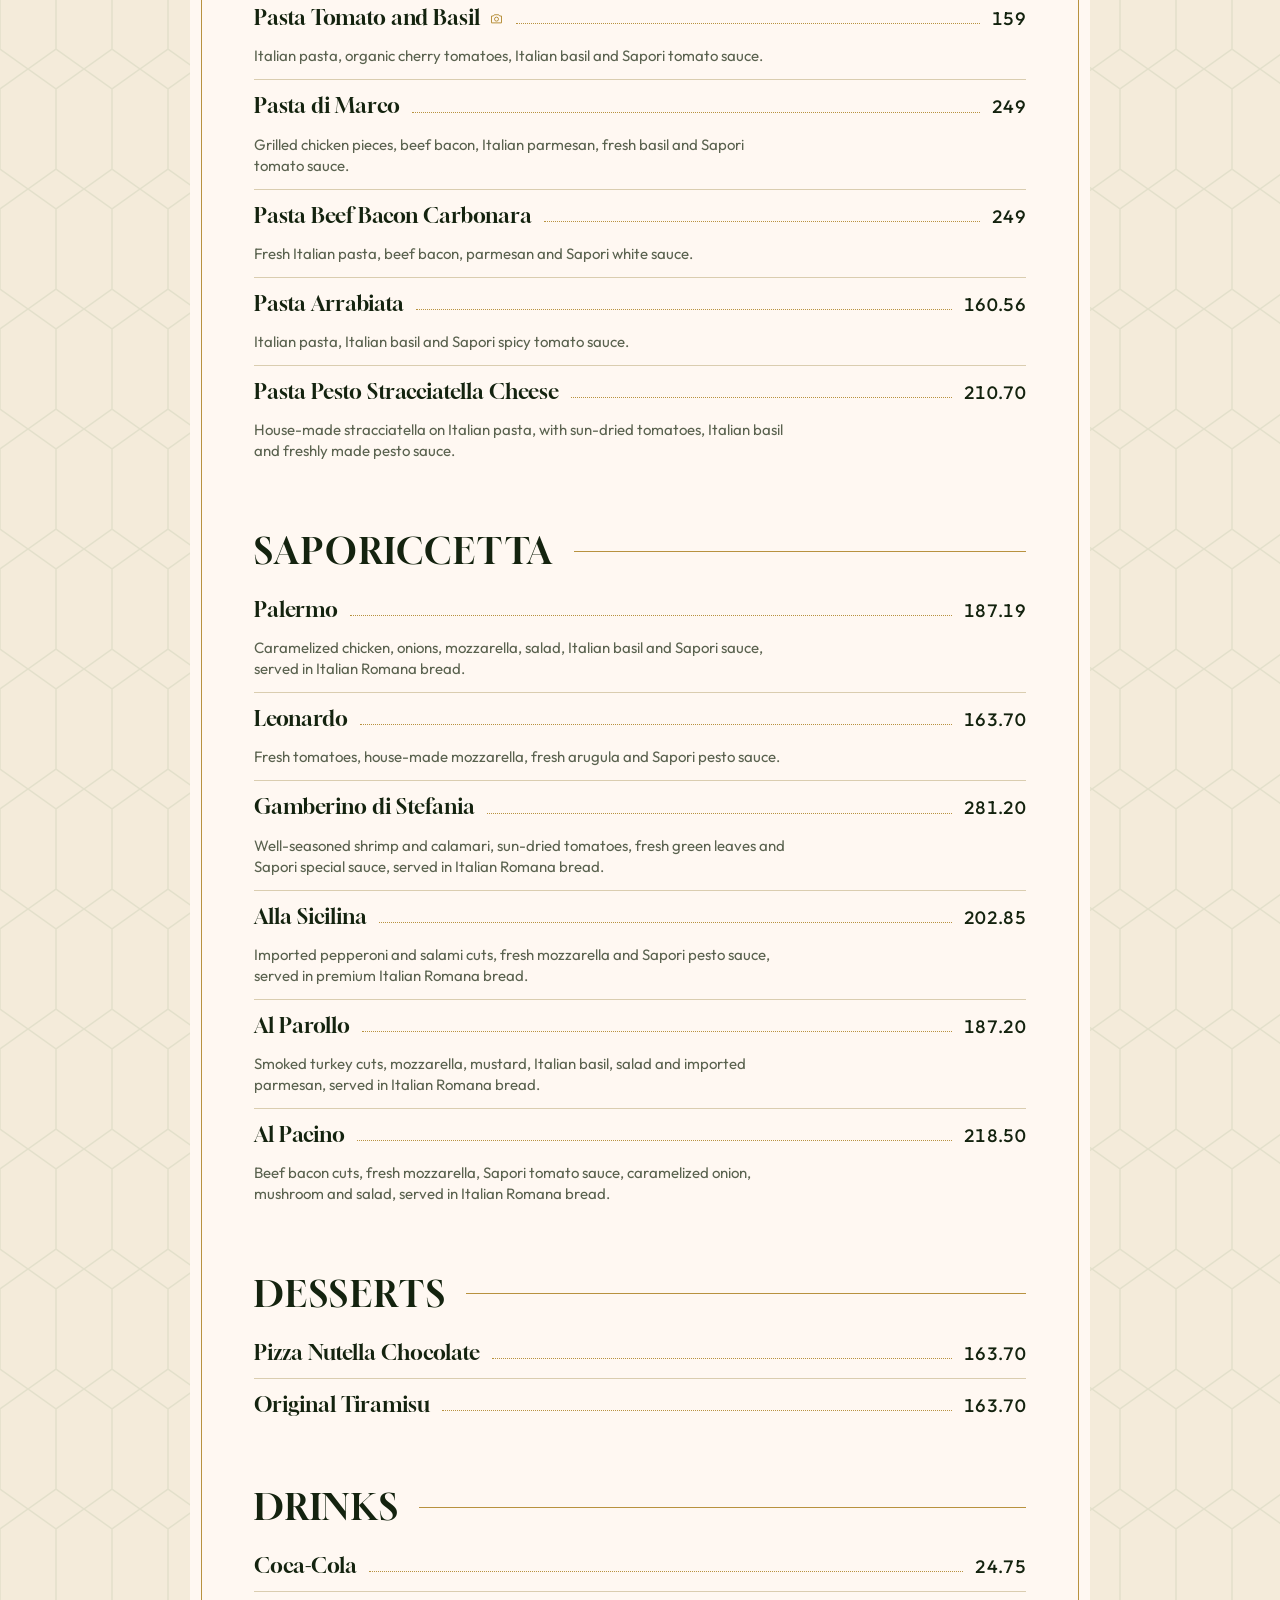
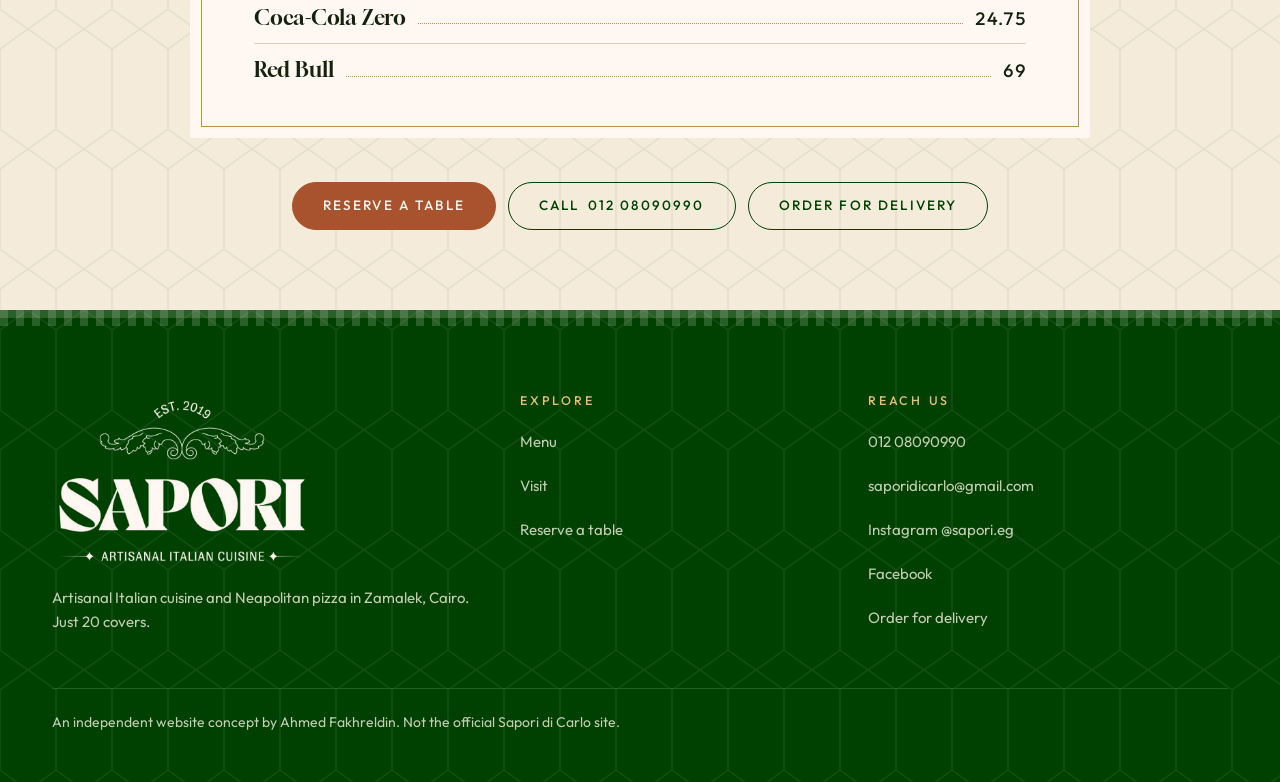
<file: menu.html>
<!doctype html>
<html lang="en"><head><meta charset="utf-8"><meta name="viewport" content="width=device-width,initial-scale=1">
<title>Menu | Sapori di Carlo</title>
<meta name="description" content="The Sapori di Carlo menu: appetizers, salads, pizzas, Saporizza, calzone, pastas, Saporiccetta sandwiches, desserts and drinks, with prices in EGP."><meta name="theme-color" content="#004101"><meta name="robots" content="noindex">
<meta property="og:type" content="website"><meta property="og:site_name" content="Sapori di Carlo"><meta property="og:title" content="Menu | Sapori di Carlo"><meta property="og:description" content="The Sapori di Carlo menu: appetizers, salads, pizzas, Saporizza, calzone, pastas, Saporiccetta sandwiches, desserts and drinks, with prices in EGP."><meta property="og:image" content="https://ahmedfakhr1.github.io/sapori-preview/img/sapori/og.jpg"><meta property="og:image:width" content="1200"><meta property="og:image:height" content="630"><meta property="og:url" content="https://ahmedfakhr1.github.io/sapori-preview/menu.html">
<meta name="twitter:card" content="summary_large_image"><meta name="twitter:title" content="Menu | Sapori di Carlo"><meta name="twitter:description" content="The Sapori di Carlo menu: appetizers, salads, pizzas, Saporizza, calzone, pastas, Saporiccetta sandwiches, desserts and drinks, with prices in EGP."><meta name="twitter:image" content="https://ahmedfakhr1.github.io/sapori-preview/img/sapori/og.jpg">
<link rel="icon" type="image/png" href="img/sapori/icon.png"><link rel="apple-touch-icon" href="img/sapori/icon.png">
<script>(function(d){var s=d.documentElement;s.classList.add("js");try{if(localStorage.getItem("nx-lang")==="ar"){s.lang="ar";s.dir="rtl"}if(false&&!sessionStorage.getItem("nx-arr")&&!/nocurtain/.test(location.search)&&!matchMedia("(prefers-reduced-motion: reduce)").matches){s.classList.add("arrive");sessionStorage.setItem("nx-arr","1")}}catch(x){}})(document)</script>
<link rel="preload" as="font" type="font/woff2" href="fonts/87c6a9395743.woff2" crossorigin><link rel="preload" as="font" type="font/woff2" href="fonts/357083765ab3.woff2" crossorigin><style>html.fl body{opacity:0}body{transition:opacity .25s ease}</style><script>(function(d){var h=d.documentElement;h.classList.add("fl");var done=function(){h.classList.remove("fl")};setTimeout(done,1200);try{var p=["400 1em \"Gloock\"", "400 1em \"Outfit\""].map(function(f){return d.fonts.load(f)});if(h.lang==="ar")[["600 1em \"Markazi Text\"", "ع"], ["400 1em \"IBM Plex Sans Arabic\"", "ع"]].forEach(function(a){p.push(d.fonts.load(a[0],a[1]))});Promise.all(p).then(done,done)}catch(e){done()}})(document)</script><link rel="stylesheet" href="fonts.css"><link rel="stylesheet" href="site.css"></head><body data-open="690" data-close="1410" data-open-text="Open now, until 11:30 PM" data-closed-text="Closed now, opens at 11:30 AM (12:30 PM on Thursdays)" data-open-text-ar="مفتوح الآن حتى 11:30 مساءً" data-closed-text-ar="مغلق الآن، نفتح 11:30 صباحاً (الخميس 12:30 ظهراً)" data-wa="">
<a class="skip" href="#main" data-ar="انتقل إلى المحتوى">Skip to content</a><header class="hdr"><div class="wrap">
 <a class="brand" href="index.html" aria-label="Sapori di Carlo, home"><img src="img/sapori/mark-cream.png" alt="Sapori di Carlo" width="137" height="34"></a>
 <nav class="nav" aria-label="Main"><a href="menu.html" aria-current="page" data-ar="القائمة">Menu</a><a href="visit.html" data-ar="زيارتنا">Visit</a><a href="index.html#reserve" data-ar="احجز">Reserve</a></nav>
 <div class="hr"><button class="lang js-lang" type="button" aria-label="العربية"><span class="l-en">EN</span> | <span class="l-ar">ع</span></button><a class="btn sm" href="index.html#reserve" data-ar="احجز طاولة">Reserve a table</a></div>
 <button class="burger" type="button" aria-expanded="false" aria-controls="mnav" aria-label="Open menu"><i></i><i></i><i></i></button>
</div></header>
<nav class="mnav" id="mnav" aria-label="Menu"><a href="menu.html" data-ar="القائمة">Menu</a><a href="visit.html" data-ar="زيارتنا">Visit</a><a href="index.html#reserve" data-ar="احجز طاولة">Reserve a table</a><a href="https://www.instagram.com/sapori.eg/" target="_blank" rel="noopener" data-ar="إنستجرام">Instagram</a>
 <button class="lang js-lang mlang" type="button" aria-label="العربية"><span class="l-en">EN</span> | <span class="l-ar">ع</span></button></nav>
<main id="main" class="menupage"><svg class="marble" viewBox="0 0 1600 1400" preserveAspectRatio="xMidYMid slice" aria-hidden="true" focusable="false"><path d="M461.8,-20.0 Q496.4,132.1 519.8,204.8 Q543.2,277.5 595.5,325.8 Q647.8,374.1 715.5,419.0 Q783.1,464.0 849.7,492.0 Q916.3,520.1 981.6,567.5 Q1046.9,615.0 1078.7,692.3 Q1110.4,769.5 1153.0,820.8 Q1195.5,872.1 1264.5,918.2 Q1333.5,964.3 1393.6,1017.6 Q1453.7,1071.0 1496.6,1119.0" fill="none" stroke="#CBC5BA" stroke-width="12.1" stroke-opacity=".16" stroke-linecap="round"/><path d="M461.8,-20.0 Q496.4,132.1 519.8,204.8 Q543.2,277.5 595.5,325.8 Q647.8,374.1 715.5,419.0 Q783.1,464.0 849.7,492.0 Q916.3,520.1 981.6,567.5 Q1046.9,615.0 1078.7,692.3 Q1110.4,769.5 1153.0,820.8 Q1195.5,872.1 1264.5,918.2 Q1333.5,964.3 1393.6,1017.6 Q1453.7,1071.0 1496.6,1119.0" fill="none" stroke="#9D968A" stroke-width="1.35" stroke-opacity="0.37" stroke-linecap="round"/><path d="M443.2,-20.0 Q434.5,153.6 419.6,231.9 Q404.7,310.2 382.8,393.0 Q361.0,475.7 354.2,541.4 Q347.4,607.1 346.9,674.1 Q346.4,741.0 346.5,824.0 Q346.7,907.1 330.1,994.8 Q313.4,1082.5 308.4,1163.1 Q303.3,1243.6 294.0,1331.4 Q284.6,1419.1 249.1,1493.6 Q213.7,1568.0 202.8,1649.8" fill="none" stroke="#CBC5BA" stroke-width="23.9" stroke-opacity=".16" stroke-linecap="round"/><path d="M443.2,-20.0 Q434.5,153.6 419.6,231.9 Q404.7,310.2 382.8,393.0 Q361.0,475.7 354.2,541.4 Q347.4,607.1 346.9,674.1 Q346.4,741.0 346.5,824.0 Q346.7,907.1 330.1,994.8 Q313.4,1082.5 308.4,1163.1 Q303.3,1243.6 294.0,1331.4 Q284.6,1419.1 249.1,1493.6 Q213.7,1568.0 202.8,1649.8" fill="none" stroke="#9D968A" stroke-width="1.50" stroke-opacity="0.34" stroke-linecap="round"/><path d="M580.7,-20.0 Q609.0,112.8 638.1,189.6 Q667.3,266.5 716.2,320.9 Q765.2,375.3 794.7,443.3 Q824.1,511.4 864.4,591.1 Q904.7,670.8 915.9,745.1 Q927.0,819.3 952.0,908.2 Q976.9,997.1 1011.6,1057.2 Q1046.3,1117.2 1100.3,1177.3 Q1154.3,1237.4 1203.5,1283.6 Q1252.7,1329.9 1324.0,1378.8" fill="none" stroke="#CBC5BA" stroke-width="19.4" stroke-opacity=".16" stroke-linecap="round"/><path d="M580.7,-20.0 Q609.0,112.8 638.1,189.6 Q667.3,266.5 716.2,320.9 Q765.2,375.3 794.7,443.3 Q824.1,511.4 864.4,591.1 Q904.7,670.8 915.9,745.1 Q927.0,819.3 952.0,908.2 Q976.9,997.1 1011.6,1057.2 Q1046.3,1117.2 1100.3,1177.3 Q1154.3,1237.4 1203.5,1283.6 Q1252.7,1329.9 1324.0,1378.8" fill="none" stroke="#9D968A" stroke-width="1.17" stroke-opacity="0.42" stroke-linecap="round"/><path d="M1138.3,-20.0 Q1172.7,155.7 1169.7,230.3 Q1166.6,304.9 1189.1,366.9 Q1211.6,428.8 1250.8,484.7 Q1289.9,540.6 1332.0,587.7 Q1374.0,634.8 1428.8,675.9 Q1483.7,717.0 1574.0,744.9 Q1664.4,772.8 1732.1,797.8 Q1799.8,822.9 1862.7,853.3 Q1925.6,883.7 1985.8,934.9 Q2045.9,986.1 2106.7,1015.2" fill="none" stroke="#CBC5BA" stroke-width="13.0" stroke-opacity=".16" stroke-linecap="round"/><path d="M1138.3,-20.0 Q1172.7,155.7 1169.7,230.3 Q1166.6,304.9 1189.1,366.9 Q1211.6,428.8 1250.8,484.7 Q1289.9,540.6 1332.0,587.7 Q1374.0,634.8 1428.8,675.9 Q1483.7,717.0 1574.0,744.9 Q1664.4,772.8 1732.1,797.8 Q1799.8,822.9 1862.7,853.3 Q1925.6,883.7 1985.8,934.9 Q2045.9,986.1 2106.7,1015.2" fill="none" stroke="#9D968A" stroke-width="1.51" stroke-opacity="0.32" stroke-linecap="round"/><path d="M-115.7,-20.0 Q-182.9,117.5 -195.9,209.0 Q-208.9,300.5 -246.5,364.4 Q-284.1,428.2 -306.5,509.7 Q-329.0,591.2 -361.4,659.1 Q-393.8,727.0 -407.5,818.8 Q-421.3,910.7 -459.0,990.9 Q-496.8,1071.1 -536.7,1135.9 Q-576.7,1200.6 -606.4,1256.4 Q-636.1,1312.1 -658.8,1391.6 Q-681.6,1471.1 -730.8,1542.9" fill="none" stroke="#CBC5BA" stroke-width="23.8" stroke-opacity=".16" stroke-linecap="round"/><path d="M-115.7,-20.0 Q-182.9,117.5 -195.9,209.0 Q-208.9,300.5 -246.5,364.4 Q-284.1,428.2 -306.5,509.7 Q-329.0,591.2 -361.4,659.1 Q-393.8,727.0 -407.5,818.8 Q-421.3,910.7 -459.0,990.9 Q-496.8,1071.1 -536.7,1135.9 Q-576.7,1200.6 -606.4,1256.4 Q-636.1,1312.1 -658.8,1391.6 Q-681.6,1471.1 -730.8,1542.9" fill="none" stroke="#9D968A" stroke-width="1.65" stroke-opacity="0.36" stroke-linecap="round"/><path d="M263.3,-20.0 Q334.4,120.8 355.7,196.0 Q377.0,271.1 387.3,335.6 Q397.6,400.1 396.5,486.6 Q395.3,573.2 379.2,639.6 Q363.0,706.0 332.2,785.5 Q301.5,865.0 246.9,918.1 Q192.3,971.2 111.0,1000.7 Q29.6,1030.1 -20.9,1090.7 Q-71.4,1151.3 -131.0,1193.6 Q-190.5,1235.9 -273.0,1261.0" fill="none" stroke="#CBC5BA" stroke-width="17.2" stroke-opacity=".16" stroke-linecap="round"/><path d="M263.3,-20.0 Q334.4,120.8 355.7,196.0 Q377.0,271.1 387.3,335.6 Q397.6,400.1 396.5,486.6 Q395.3,573.2 379.2,639.6 Q363.0,706.0 332.2,785.5 Q301.5,865.0 246.9,918.1 Q192.3,971.2 111.0,1000.7 Q29.6,1030.1 -20.9,1090.7 Q-71.4,1151.3 -131.0,1193.6 Q-190.5,1235.9 -273.0,1261.0" fill="none" stroke="#9D968A" stroke-width="0.74" stroke-opacity="0.28" stroke-linecap="round"/><path d="M1704.1,-20.0 Q1667.9,128.9 1625.4,190.3 Q1582.9,251.7 1562.6,318.7 Q1542.4,385.7 1517.9,456.5 Q1493.5,527.4 1487.3,600.5 Q1481.0,673.5 1478.3,763.8 Q1475.5,854.2 1478.3,932.0 Q1481.0,1009.8 1481.4,1072.6 Q1481.7,1135.4 1485.1,1197.6 Q1488.5,1259.9 1476.3,1335.6 Q1464.1,1411.4 1435.4,1479.4" fill="none" stroke="#CBC5BA" stroke-width="16.8" stroke-opacity=".16" stroke-linecap="round"/><path d="M1704.1,-20.0 Q1667.9,128.9 1625.4,190.3 Q1582.9,251.7 1562.6,318.7 Q1542.4,385.7 1517.9,456.5 Q1493.5,527.4 1487.3,600.5 Q1481.0,673.5 1478.3,763.8 Q1475.5,854.2 1478.3,932.0 Q1481.0,1009.8 1481.4,1072.6 Q1481.7,1135.4 1485.1,1197.6 Q1488.5,1259.9 1476.3,1335.6 Q1464.1,1411.4 1435.4,1479.4" fill="none" stroke="#9D968A" stroke-width="1.21" stroke-opacity="0.45" stroke-linecap="round"/><path d="M43.7,-20.0 Q61.9,151.2 71.9,236.4 Q81.9,321.7 66.5,401.4 Q51.1,481.2 34.9,563.3 Q18.7,645.4 5.3,721.5 Q-8.2,797.6 -50.9,876.2 Q-93.6,954.8 -147.1,1008.3 Q-200.7,1061.8 -288.1,1087.7 Q-375.5,1113.6 -436.9,1154.5 Q-498.3,1195.4 -539.5,1259.6 Q-580.8,1323.9 -657.0,1365.4" fill="none" stroke="#CBC5BA" stroke-width="19.7" stroke-opacity=".16" stroke-linecap="round"/><path d="M43.7,-20.0 Q61.9,151.2 71.9,236.4 Q81.9,321.7 66.5,401.4 Q51.1,481.2 34.9,563.3 Q18.7,645.4 5.3,721.5 Q-8.2,797.6 -50.9,876.2 Q-93.6,954.8 -147.1,1008.3 Q-200.7,1061.8 -288.1,1087.7 Q-375.5,1113.6 -436.9,1154.5 Q-498.3,1195.4 -539.5,1259.6 Q-580.8,1323.9 -657.0,1365.4" fill="none" stroke="#9D968A" stroke-width="1.33" stroke-opacity="0.31" stroke-linecap="round"/><path d="M1535.0,-20.0 Q1476.1,122.5 1447.2,206.9 Q1418.3,291.3 1415.6,369.5 Q1412.8,447.7 1419.0,519.6 Q1425.1,591.5 1420.0,670.7 Q1415.0,749.9 1412.7,822.3 Q1410.5,894.8 1399.9,958.5 Q1389.2,1022.2 1344.8,1103.4 Q1300.5,1184.6 1286.2,1246.8 Q1271.9,1309.0 1242.9,1369.8 Q1213.9,1430.6 1180.3,1512.9" fill="none" stroke="#CBC5BA" stroke-width="12.9" stroke-opacity=".16" stroke-linecap="round"/><path d="M1535.0,-20.0 Q1476.1,122.5 1447.2,206.9 Q1418.3,291.3 1415.6,369.5 Q1412.8,447.7 1419.0,519.6 Q1425.1,591.5 1420.0,670.7 Q1415.0,749.9 1412.7,822.3 Q1410.5,894.8 1399.9,958.5 Q1389.2,1022.2 1344.8,1103.4 Q1300.5,1184.6 1286.2,1246.8 Q1271.9,1309.0 1242.9,1369.8 Q1213.9,1430.6 1180.3,1512.9" fill="none" stroke="#9D968A" stroke-width="0.76" stroke-opacity="0.48" stroke-linecap="round"/><path d="M935.5,-20.0 Q947.3,146.6 956.9,237.0 Q966.5,327.4 970.9,392.1 Q975.2,456.9 960.7,543.7 Q946.3,630.6 932.1,708.6 Q917.9,786.6 882.2,844.3 Q846.5,902.0 810.1,958.4 Q773.7,1014.9 756.1,1080.8 Q738.6,1146.7 728.7,1231.8 Q718.8,1316.9 720.9,1384.6 Q723.0,1452.3 731.9,1521.6" fill="none" stroke="#CBC5BA" stroke-width="9.2" stroke-opacity=".16" stroke-linecap="round"/><path d="M935.5,-20.0 Q947.3,146.6 956.9,237.0 Q966.5,327.4 970.9,392.1 Q975.2,456.9 960.7,543.7 Q946.3,630.6 932.1,708.6 Q917.9,786.6 882.2,844.3 Q846.5,902.0 810.1,958.4 Q773.7,1014.9 756.1,1080.8 Q738.6,1146.7 728.7,1231.8 Q718.8,1316.9 720.9,1384.6 Q723.0,1452.3 731.9,1521.6" fill="none" stroke="#9D968A" stroke-width="1.41" stroke-opacity="0.40" stroke-linecap="round"/><path d="M203.8,-20.0 Q164.2,147.4 144.0,232.9 Q123.7,318.3 109.9,400.7 Q96.1,483.1 57.4,558.9 Q18.8,634.6 -36.8,692.1 Q-92.3,749.7 -127.5,805.2 Q-162.6,860.7 -185.3,928.6 Q-207.9,996.6 -207.6,1085.0 Q-207.3,1173.4 -231.5,1241.7 Q-255.6,1310.0 -261.6,1386.2 Q-267.6,1462.5 -253.4,1531.8" fill="none" stroke="#CBC5BA" stroke-width="23.4" stroke-opacity=".16" stroke-linecap="round"/><path d="M203.8,-20.0 Q164.2,147.4 144.0,232.9 Q123.7,318.3 109.9,400.7 Q96.1,483.1 57.4,558.9 Q18.8,634.6 -36.8,692.1 Q-92.3,749.7 -127.5,805.2 Q-162.6,860.7 -185.3,928.6 Q-207.9,996.6 -207.6,1085.0 Q-207.3,1173.4 -231.5,1241.7 Q-255.6,1310.0 -261.6,1386.2 Q-267.6,1462.5 -253.4,1531.8" fill="none" stroke="#9D968A" stroke-width="1.67" stroke-opacity="0.40" stroke-linecap="round"/></svg>
<header class="mban"><div class="mbg"><img src="img/sapori/full/table-pasta-lift.jpg" alt="" width="1080" height="945" fetchpriority="high" style="object-position:50% 40%"></div>
 <div class="wrap">
  <h1 data-ar="القائمة">The menu</h1>
  <p class="mnote" data-ar="الأسعار بالجنيه المصري.">Prices in EGP.</p>
 </div></header>
<div class="wrap mfavs"><div class="favs"><article class="fav" tabindex="0" role="button" aria-label="Photo of Pizza Mamargerita" data-ph="img/sapori/dishes/mamargerita.jpg" data-n="Pizza Mamargerita" data-d="Cherry tomatoes, homemade mozzarella, Italian basil, Sapori tomato sauce and extra virgin olive oil." data-p="226.35"><div class="im br"><img src="img/sapori/dishes/mamargerita.jpg" alt="A baked pizza with blistered crust, mozzarella, cherry tomatoes and basil in a Sapori box" width="900" height="900" loading="lazy" decoding="async"></div><h3 data-ar="بيتزا مامارجريتا">Pizza Mamargerita</h3><p data-ar="طماطم كرزية وموتزاريلا مصنوعة في المطعم وريحان إيطالي وصوص طماطم سبوري وزيت زيتون بكر ممتاز.">Cherry tomatoes, homemade mozzarella, Italian basil, Sapori tomato sauce and extra virgin olive oil.</p><b>226.35</b></article><article class="fav" tabindex="0" role="button" aria-label="Photo of Caprese Salad" data-ph="img/sapori/dishes/caprese.jpg" data-n="Caprese Salad" data-d="Fresh mozzarella di buffalo, fresh tomatoes, organic cherry tomatoes and Sapori pesto sauce." data-p="180"><div class="im br"><img src="img/sapori/dishes/caprese.jpg" alt="A whole fresh mozzarella being cut, with cherry tomatoes and a stroke of pesto" width="900" height="900" loading="lazy" decoding="async"></div><h3 data-ar="سلطة كابريزي">Caprese Salad</h3><p data-ar="موتزاريلا دي بوفالو طازجة مع طماطم طازجة وطماطم كرزية عضوية وصوص بيستو سبوري.">Fresh mozzarella di buffalo, fresh tomatoes, organic cherry tomatoes and Sapori pesto sauce.</p><b>180</b></article><article class="fav" tabindex="0" role="button" aria-label="Photo of Arancini Sicilien" data-ph="img/sapori/dishes/arancini.jpg" data-n="Arancini Sicilien" data-d="Risotto balls stuffed with mozzarella, with a parmesan cheese cream." data-p="202.85"><div class="im br"><img src="img/sapori/dishes/arancini.jpg" alt="Two golden risotto balls on a white plate with a cheese cream" width="900" height="900" loading="lazy" decoding="async"></div><h3 data-ar="أرانتشيني صقلّي">Arancini Sicilien</h3><p data-ar="كرات ريزوتو محشوة بالموتزاريلا مع كريمة الجبن والبارميزان.">Risotto balls stuffed with mozzarella, with a parmesan cheese cream.</p><b>202.85</b></article><article class="fav" tabindex="0" role="button" aria-label="Photo of Parmigiana di Melanzane" data-ph="img/sapori/dishes/parmigiana.jpg" data-n="Parmigiana di Melanzane" data-d="Marinated eggplant, homemade mozzarella, stracciatella cheese, Sapori tomato sauce, fresh Italian basil and sun-dried tomatoes." data-p="168.40"><div class="im br"><img src="img/sapori/dishes/parmigiana.jpg" alt="Aubergine parmigiana topped with stracciatella and sun-dried tomato, on a pesto stroke" width="900" height="900" loading="lazy" decoding="async"></div><h3 data-ar="بارميجانا دي ميلانزاني">Parmigiana di Melanzane</h3><p data-ar="باذنجان متبّل مع موتزاريلا مصنوعة في المطعم وجبنة ستراتشياتيلا وصوص طماطم سبوري وريحان إيطالي طازج وطماطم مجففة.">Marinated eggplant, homemade mozzarella, stracciatella cheese, Sapori tomato sauce, fresh Italian basil and sun-dried tomatoes.</p><b>168.40</b></article><article class="fav" tabindex="0" role="button" aria-label="Photo of Pasta Fettuccine al Funghi" data-ph="img/sapori/dishes/funghi.jpg" data-n="Pasta Fettuccine al Funghi" data-d="Italian fettuccine, fresh mushrooms, Italian parmesan shavings, Italian basil, garlic and Sapori white sauce." data-p="226.35"><div class="im br"><img src="img/sapori/dishes/funghi.jpg" alt="Creamy fettuccine with mushrooms, parmesan shavings and basil" width="900" height="900" loading="lazy" decoding="async"></div><h3 data-ar="باستا فيتوتشيني ألفونجي">Pasta Fettuccine al Funghi</h3><p data-ar="فيتوتشيني إيطالية ومشروم طازج ورقائق بارميزان إيطالي وريحان وثوم وصوص أبيض من سبوري.">Italian fettuccine, fresh mushrooms, Italian parmesan shavings, Italian basil, garlic and Sapori white sauce.</p><b>226.35</b></article><article class="fav" tabindex="0" role="button" aria-label="Photo of Pasta Tomato and Basil" data-ph="img/sapori/dishes/tomato.jpg" data-n="Pasta Tomato and Basil" data-d="Italian pasta, organic cherry tomatoes, Italian basil and Sapori tomato sauce." data-p="159"><div class="im br"><img src="img/sapori/dishes/tomato.jpg" alt="Fettuccine in a tomato sauce with fresh basil" width="900" height="900" loading="lazy" decoding="async"></div><h3 data-ar="باستا طماطم وريحان">Pasta Tomato and Basil</h3><p data-ar="باستا إيطالية وطماطم كرزية عضوية وريحان إيطالي وصوص طماطم سبوري.">Italian pasta, organic cherry tomatoes, Italian basil and Sapori tomato sauce.</p><b>159</b></article></div></div>
<div class="wrap msearch"><label class="sr" for="ms" data-ar="ابحث في القائمة">Search the menu</label><input id="ms" class="js-search" type="search" placeholder="Search the menu" data-ph-en="Search the menu" data-ph-ar="ابحث في القائمة" autocomplete="off"><p class="mnone js-none" hidden></p></div>
<div class="chips js-jump"><div class="wrap"><a class="chip" href="#appetizers" data-ar="المقبلات">Appetizers</a><a class="chip" href="#salads" data-ar="السلطات">Salads</a><a class="chip" href="#pizzas" data-ar="البيتزا">Pizzas</a><a class="chip" href="#saporizza" data-ar="سبوريزا">Saporizza</a><a class="chip" href="#calzone" data-ar="الكالزوني">Calzone</a><a class="chip" href="#pastas" data-ar="الباستا">Pastas</a><a class="chip" href="#saporiccetta" data-ar="سبوريتشيتا">Saporiccetta</a><a class="chip" href="#desserts" data-ar="الحلويات">Desserts</a><a class="chip" href="#drinks" data-ar="المشروبات">Drinks</a></div></div>
<div class="wrap"><div class="mcard"><section class="msec" id="appetizers"><h2 data-ar="المقبلات">Appetizers</h2><ul class="mlist"><li class="mi has-ph" data-ph="img/sapori/dishes/parmigiana.jpg" data-n="Parmigiana di Melanzane" data-d="Marinated eggplant, homemade mozzarella, stracciatella cheese, Sapori tomato sauce, fresh Italian basil and sun-dried tomatoes." data-p="168.40" tabindex="0" role="button" aria-label="Photo of Parmigiana di Melanzane"><span class="it"><i data-ar="بارميجانا دي ميلانزاني">Parmigiana di Melanzane</i><svg class="cam" viewBox="0 0 24 24" width="16" height="16" aria-hidden="true"><path d="M4 8h3l1.5-2h7L17 8h3v11H4z" fill="none" stroke="currentColor" stroke-width="1.5"/><circle cx="12" cy="13" r="3.2" fill="none" stroke="currentColor" stroke-width="1.5"/></svg><small data-ar="باذنجان متبّل مع موتزاريلا مصنوعة في المطعم وجبنة ستراتشياتيلا وصوص طماطم سبوري وريحان إيطالي طازج وطماطم مجففة.">Marinated eggplant, homemade mozzarella, stracciatella cheese, Sapori tomato sauce, fresh Italian basil and sun-dried tomatoes.</small></span><span class="dots"></span><span class="pr">168.40</span></li><li class="mi"><span class="it"><i data-ar="مشروم محشي">Stuffed Mushrooms</i><small data-ar="مشروم طازج مخبوز ومحشو بجبنة ريكوتا إيطالية وحشوته الخاصة، يعلوه طماطم مجففة وفتات خبز مقرمش.">Fresh mushrooms baked and stuffed with Italian ricotta and its own filling, topped with sun-dried tomatoes and crispy breadcrumbs.</small></span><span class="dots"></span><span class="pr">168.40</span></li><li class="mi has-ph" data-ph="img/sapori/dishes/arancini.jpg" data-n="Arancini Sicilien" data-d="Risotto balls stuffed with mozzarella, with a parmesan cheese cream." data-p="202.85" tabindex="0" role="button" aria-label="Photo of Arancini Sicilien"><span class="it"><i data-ar="أرانتشيني صقلّي">Arancini Sicilien</i><svg class="cam" viewBox="0 0 24 24" width="16" height="16" aria-hidden="true"><path d="M4 8h3l1.5-2h7L17 8h3v11H4z" fill="none" stroke="currentColor" stroke-width="1.5"/><circle cx="12" cy="13" r="3.2" fill="none" stroke="currentColor" stroke-width="1.5"/></svg><small data-ar="كرات ريزوتو محشوة بالموتزاريلا مع كريمة الجبن والبارميزان.">Risotto balls stuffed with mozzarella, with a parmesan cheese cream.</small></span><span class="dots"></span><span class="pr">202.85</span></li></ul></section><section class="msec" id="salads"><h2 data-ar="السلطات">Salads</h2><ul class="mlist"><li class="mi has-ph" data-ph="img/sapori/dishes/caprese.jpg" data-n="Caprese Salad" data-d="Fresh mozzarella di buffalo, fresh tomatoes, organic cherry tomatoes and Sapori pesto sauce." data-p="180" tabindex="0" role="button" aria-label="Photo of Caprese Salad"><span class="it"><i data-ar="سلطة كابريزي">Caprese Salad</i><svg class="cam" viewBox="0 0 24 24" width="16" height="16" aria-hidden="true"><path d="M4 8h3l1.5-2h7L17 8h3v11H4z" fill="none" stroke="currentColor" stroke-width="1.5"/><circle cx="12" cy="13" r="3.2" fill="none" stroke="currentColor" stroke-width="1.5"/></svg><small data-ar="موتزاريلا دي بوفالو طازجة مع طماطم طازجة وطماطم كرزية عضوية وصوص بيستو سبوري.">Fresh mozzarella di buffalo, fresh tomatoes, organic cherry tomatoes and Sapori pesto sauce.</small></span><span class="dots"></span><span class="pr">180</span></li><li class="mi"><span class="it"><i data-ar="بانزانيلا">Panzanella</i><small data-ar="طماطم كرزية عضوية وخيار طازج وريحان وبصل وزيتون وخبز مقرمش مع فينيجريت سبوري.">Organic cherry tomatoes, fresh cucumbers, fresh basil, onions, olives, crispy bread and Sapori vinaigrette.</small></span><span class="dots"></span><span class="pr">148</span></li><li class="mi"><span class="it"><i data-ar="إنسالاتا دي بولو">Insalata di Pollo</i><small data-ar="دجاج متبّل بعناية مع جبنة ماعز إيطالية وأوراق خضراء طازجة وطماطم كرزية عضوية وبصل وفلفل حلو وعين جمل، بفينيجريت سبوري.">Perfectly marinated chicken, Italian goat cheese, fresh green leaves, organic cherry tomato, fresh onions, sweet peppers and walnuts, with Sapori vinaigrette.</small></span><span class="dots"></span><span class="pr">185</span></li></ul></section><section class="msec" id="pizzas"><h2 data-ar="البيتزا">Pizzas</h2><ul class="mlist"><li class="mi has-ph" data-ph="img/sapori/dishes/mamargerita.jpg" data-n="Pizza Mamargerita" data-d="Cherry tomatoes, homemade mozzarella, Italian basil, Sapori tomato sauce and extra virgin olive oil." data-p="226.35" tabindex="0" role="button" aria-label="Photo of Pizza Mamargerita"><span class="it"><i data-ar="بيتزا مامارجريتا">Pizza Mamargerita</i><svg class="cam" viewBox="0 0 24 24" width="16" height="16" aria-hidden="true"><path d="M4 8h3l1.5-2h7L17 8h3v11H4z" fill="none" stroke="currentColor" stroke-width="1.5"/><circle cx="12" cy="13" r="3.2" fill="none" stroke="currentColor" stroke-width="1.5"/></svg><small data-ar="طماطم كرزية وموتزاريلا مصنوعة في المطعم وريحان إيطالي وصوص طماطم سبوري وزيت زيتون بكر ممتاز.">Cherry tomatoes, homemade mozzarella, Italian basil, Sapori tomato sauce and extra virgin olive oil.</small></span><span class="dots"></span><span class="pr">226.35</span></li><li class="mi"><span class="it"><i data-ar="بيتزا فونجي">Pizza Fungi</i><small data-ar="مشروم طازج فاخر وموتزاريلا مصنوعة في المطعم وزيتون كالاماتا وطماطم كرزية عضوية وريحان إيطالي وصوص طماطم سبوري.">Premium fresh mushrooms, house-made mozzarella, kalamata olives, organic cherry tomatoes, Italian basil and Sapori tomato sauce.</small></span><span class="dots"></span><span class="pr">242</span></li><li class="mi"><span class="it"><i data-ar="بيتزا مامارجريتا سيلكت">Pizza Mamargerita Select</i><small data-ar="بوراتا طازجة وموتزاريلا طازجة وريحان إيطالي وصوص طماطم سبوري وطماطم كرزية عضوية وجرجير طازج وطماطم مجففة.">Fresh burrata, fresh mozzarella, Italian basil, Sapori tomato sauce, organic cherry tomatoes, fresh arugula and sun-dried tomato.</small></span><span class="dots"></span><span class="pr">242</span></li><li class="mi"><span class="it"><i data-ar="بيتزا بيانكا">Pizza Bianca</i><small data-ar="قطع دجاج مشوي وبصل وفلفل أخضر وطماطم كرزية وموتزاريلا وبارميزان وصوص أبيض.">Grilled chicken pieces, onions, green peppers, cherry tomatoes, mozzarella, parmesan and white sauce.</small></span><span class="dots"></span><span class="pr">265.50</span></li><li class="mi"><span class="it"><i data-ar="بيتزا لا ناتورا">Pizza La Natura</i><small data-ar="خضار طازجة وموتزاريلا طازجة وطماطم كرزية عضوية وريحان إيطالي وصوص طماطم سبوري.">Fresh vegetables, fresh mozzarella, organic cherry tomatoes, Italian basil and Sapori tomato sauce.</small></span><span class="dots"></span><span class="pr">231.05</span></li><li class="mi"><span class="it"><i data-ar="بيتزا سالفاتوري">Pizza Salvatore</i><small data-ar="موتزاريلا طازجة وبيف بيكون ومشروم طازج وطماطم كرزية عضوية وريحان إيطالي وصوص طماطم سبوري.">Fresh mozzarella, beef bacon, fresh mushrooms, organic cherry tomatoes, Italian basil and Sapori tomato sauce.</small></span><span class="dots"></span><span class="pr">285.87</span></li><li class="mi"><span class="it"><i data-ar="بيتزا تشيبولينا">Pizza Chipolina</i><small data-ar="ببروني وبيف بيكون وبيف ساليمي وموتزاريلا وبارميزان وريحان إيطالي وجرجير وصوص طماطم سبوري.">Pepperoni, beef bacon, beef salami, mozzarella, parmesan, Italian basil, rucola and Sapori tomato sauce.</small></span><span class="dots"></span><span class="pr">285.87</span></li><li class="mi"><span class="it"><i data-ar="بيتزا مارينارا">Pizza Marinara</i><small data-ar="ثوم طازج وريحان إيطالي وزيت زيتون وصوص طماطم سبوري.">Fresh garlic, Italian basil, olive oil and Sapori tomato sauce.</small></span><span class="dots"></span><span class="pr">171.52</span></li><li class="mi"><span class="it"><i data-ar="بيتزا سالامينو">Salamino Pizza</i><small data-ar="ساليمي بقري مستورد فاخر وموتزاريلا مصنوعة في المطعم وطماطم كرزية عضوية وريحان إيطالي وصوص طماطم سبوري.">Superior imported beef salami, homemade mozzarella, organic cherry tomato, Italian basil and Sapori tomato sauce.</small></span><span class="dots"></span><span class="pr">285.87</span></li><li class="mi"><span class="it"><i data-ar="ببرونيكا">Pepperonica</i><small data-ar="ببروني مستورد وموتزاريلا مصنوعة في المطعم وطماطم كرزية عضوية وريحان إيطالي وصوص طماطم سبوري.">Imported pepperoni, homemade mozzarella, organic cherry tomato, Italian basil and Sapori tomato sauce.</small></span><span class="dots"></span><span class="pr">285.87</span></li><li class="mi"><span class="it"><i data-ar="بيتزا بولو إي بيستو">Pizza Pollo e Pesto</i><small data-ar="دجاج متبّل وموتزاريلا مصنوعة في المطعم وطماطم كرزية عضوية وصوص بيستو سبوري محضّر في المطعم.">Marinated chicken, homemade mozzarella, organic cherry tomato and homemade Sapori pesto sauce.</small></span><span class="dots"></span><span class="pr">265.50</span></li><li class="mi"><span class="it"><i data-ar="بيتزا كاسا ديل فورماجيو">Pizza Casa del Formaggio</i><small data-ar="تشكيلة من أربعة أجبان مصنوعة في المطعم: موتزاريلا وريكوتا وجبنة زرقاء وجبنة ماعز، مع ريحان إيطالي وصوص طماطم سبوري.">A homemade combination of four cheeses: mozzarella, ricotta, blue cheese and goat cheese, with Italian basil and Sapori tomato sauce.</small></span><span class="dots"></span><span class="pr">265.50</span></li></ul></section><section class="msec" id="saporizza"><h2 data-ar="سبوريزا">Saporizza</h2><ul class="mlist"><li class="mi"><span class="it"><i data-ar="سبوريزا دي أولبيا">Saporizza di Olbia</i><small data-ar="تصميم جديد من سبوري يجمع بين البيتزا والكالزوني: مشروم طازج وزيتون كالاماتا وبارميزان إيطالي وموتزاريلا طازجة وبوراتا إيطالية وريحان وجرجير طازج وصوص طماطم سبوري.">A new design from Sapori that combines pizza and calzone: fresh mushrooms, kalamata olives, Italian parmesan, fresh mozzarella, Italian burrata, Italian basil, fresh arugula and Sapori tomato sauce.</small></span><span class="dots"></span><span class="pr">219</span></li><li class="mi"><span class="it"><i data-ar="سبوريزا بوزيتانو">Saporizza Positano</i><small data-ar="تصميم جديد من سبوري يجمع بين البيتزا والكالزوني: صدر ديك رومي مدخن فاخر وبارميزان إيطالي وموتزاريلا طازجة وبوراتا إيطالية وريحان وجرجير طازج، بالصوص الذي تختاره.">A new design from Sapori that combines pizza and calzone: premium smoked turkey breast, Italian parmesan, fresh mozzarella, Italian burrata, Italian basil, fresh arugula and your choice of sauce.</small></span><span class="dots"></span><span class="pr">219</span></li><li class="mi"><span class="it"><i data-ar="سبوريزا تارانتيلا">Saporizza Tarantella</i><small data-ar="تصميم جديد من سبوري يجمع بين البيتزا والكالزوني: بيف بيكون وبارميزان إيطالي وموتزاريلا مصنوعة في المطعم وبوراتا إيطالية وريحان وجرجير طازج وصوص طماطم سبوري.">A new design from Sapori that combines pizza and calzone: beef bacon, Italian parmesan, homemade mozzarella, Italian burrata, Italian basil, fresh arugula and Sapori tomato sauce.</small></span><span class="dots"></span><span class="pr">288.60</span></li></ul></section><section class="msec" id="calzone"><h2 data-ar="الكالزوني">Calzone</h2><ul class="mlist"><li class="mi"><span class="it"><i data-ar="كالزوني أوريجينالي">Calzone Originale</i><small data-ar="ببروني وبيف ساليمي وموتزاريلا طازجة وبارميزان وريحان إيطالي وطماطم كرزية عضوية وصوص طماطم سبوري.">Pepperoni, beef salami, fresh mozzarella, parmesan, Italian basil, organic cherry tomatoes and Sapori tomato sauce.</small></span><span class="dots"></span><span class="pr">265.50</span></li><li class="mi"><span class="it"><i data-ar="كالزوني فورماجيو">Formaggio Calzone</i><small data-ar="موتزاريلا طازجة وجبنة ماعز وجبنة زرقاء وريحان إيطالي وطماطم كرزية عضوية وصوص طماطم سبوري.">Fresh mozzarella, goat cheese, blue cheese, Italian basil, organic cherry tomatoes and Sapori tomato sauce.</small></span><span class="dots"></span><span class="pr">265.50</span></li><li class="mi"><span class="it"><i data-ar="كالزوني دي بولو">Calzone di Pollo</i><small data-ar="موتزاريلا طازجة ودجاج ومشروم وريحان إيطالي وبصل وصوص طماطم سبوري.">Fresh mozzarella, chicken, mushrooms, Italian basil, onions and Sapori tomato sauce.</small></span><span class="dots"></span><span class="pr">265.50</span></li></ul></section><section class="msec" id="pastas"><h2 data-ar="الباستا">Pastas</h2><ul class="mlist"><li class="mi"><span class="it"><i data-ar="باستا ألا نورما">Pasta alla Norma</i><small data-ar="باذنجان محمّر طازج وطماطم كرزية عضوية وجبنة ريكوتا وريحان طازج، مطهوة في صوص طماطم سبوري.">Freshly roasted eggplant, organic cherry tomatoes, ricotta, fresh basil, cooked in Sapori tomato sauce.</small></span><span class="dots"></span><span class="pr">179</span></li><li class="mi"><span class="it"><i data-ar="لازانيا بولونيز">Pasta Bolognese Lasagna</i><small data-ar="طبقات من العجين الإيطالي وبشاميل سبوري ولحم مفروم فاخر وصوص بولونيز.">Layers of Italian pasta, Sapori béchamel, superior ground beef and bolognese sauce.</small></span><span class="dots"></span><span class="pr">305</span></li><li class="mi has-ph" data-ph="img/sapori/dishes/funghi.jpg" data-n="Pasta Fettuccine al Funghi" data-d="Italian fettuccine, fresh mushrooms, Italian parmesan shavings, Italian basil, garlic and Sapori white sauce." data-p="226.35" tabindex="0" role="button" aria-label="Photo of Pasta Fettuccine al Funghi"><span class="it"><i data-ar="باستا فيتوتشيني ألفونجي">Pasta Fettuccine al Funghi</i><svg class="cam" viewBox="0 0 24 24" width="16" height="16" aria-hidden="true"><path d="M4 8h3l1.5-2h7L17 8h3v11H4z" fill="none" stroke="currentColor" stroke-width="1.5"/><circle cx="12" cy="13" r="3.2" fill="none" stroke="currentColor" stroke-width="1.5"/></svg><small data-ar="فيتوتشيني إيطالية ومشروم طازج ورقائق بارميزان إيطالي وريحان وثوم وصوص أبيض من سبوري.">Italian fettuccine, fresh mushrooms, Italian parmesan shavings, Italian basil, garlic and Sapori white sauce.</small></span><span class="dots"></span><span class="pr">226.35</span></li><li class="mi has-ph" data-ph="img/sapori/dishes/tomato.jpg" data-n="Pasta Tomato and Basil" data-d="Italian pasta, organic cherry tomatoes, Italian basil and Sapori tomato sauce." data-p="159" tabindex="0" role="button" aria-label="Photo of Pasta Tomato and Basil"><span class="it"><i data-ar="باستا طماطم وريحان">Pasta Tomato and Basil</i><svg class="cam" viewBox="0 0 24 24" width="16" height="16" aria-hidden="true"><path d="M4 8h3l1.5-2h7L17 8h3v11H4z" fill="none" stroke="currentColor" stroke-width="1.5"/><circle cx="12" cy="13" r="3.2" fill="none" stroke="currentColor" stroke-width="1.5"/></svg><small data-ar="باستا إيطالية وطماطم كرزية عضوية وريحان إيطالي وصوص طماطم سبوري.">Italian pasta, organic cherry tomatoes, Italian basil and Sapori tomato sauce.</small></span><span class="dots"></span><span class="pr">159</span></li><li class="mi"><span class="it"><i data-ar="باستا دي ماركو">Pasta di Marco</i><small data-ar="قطع دجاج مشوي وبيف بيكون وبارميزان إيطالي وريحان طازج وصوص طماطم سبوري.">Grilled chicken pieces, beef bacon, Italian parmesan, fresh basil and Sapori tomato sauce.</small></span><span class="dots"></span><span class="pr">249</span></li><li class="mi"><span class="it"><i data-ar="باستا كاربونارا بالبيف بيكون">Pasta Beef Bacon Carbonara</i><small data-ar="باستا إيطالية طازجة مع بيف بيكون وبارميزان وصوص أبيض من سبوري.">Fresh Italian pasta, beef bacon, parmesan and Sapori white sauce.</small></span><span class="dots"></span><span class="pr">249</span></li><li class="mi"><span class="it"><i data-ar="باستا أرابياتا">Pasta Arrabiata</i><small data-ar="باستا إيطالية وريحان إيطالي وصوص طماطم حار من سبوري.">Italian pasta, Italian basil and Sapori spicy tomato sauce.</small></span><span class="dots"></span><span class="pr">160.56</span></li><li class="mi"><span class="it"><i data-ar="باستا بيستو بجبنة ستراتشياتيلا">Pasta Pesto Stracciatella Cheese</i><small data-ar="جبنة ستراتشياتيلا مصنوعة في المطعم فوق باستا إيطالية مع طماطم مجففة وريحان إيطالي وصوص بيستو طازج.">House-made stracciatella on Italian pasta, with sun-dried tomatoes, Italian basil and freshly made pesto sauce.</small></span><span class="dots"></span><span class="pr">210.70</span></li></ul></section><section class="msec" id="saporiccetta"><h2 data-ar="سبوريتشيتا">Saporiccetta</h2><ul class="mlist"><li class="mi"><span class="it"><i data-ar="باليرمو">Palermo</i><small data-ar="دجاج مكرمل وبصل وموتزاريلا وسلطة وريحان إيطالي وصوص سبوري، في خبز رومانا الإيطالي.">Caramelized chicken, onions, mozzarella, salad, Italian basil and Sapori sauce, served in Italian Romana bread.</small></span><span class="dots"></span><span class="pr">187.19</span></li><li class="mi"><span class="it"><i data-ar="ليوناردو">Leonardo</i><small data-ar="طماطم طازجة وموتزاريلا مصنوعة في المطعم وجرجير طازج وصوص بيستو سبوري.">Fresh tomatoes, house-made mozzarella, fresh arugula and Sapori pesto sauce.</small></span><span class="dots"></span><span class="pr">163.70</span></li><li class="mi"><span class="it"><i data-ar="جامبيرينو دي ستيفانيا">Gamberino di Stefania</i><small data-ar="جمبري وكالاماري متبّلان جيداً وطماطم مجففة وأوراق خضراء طازجة وصوص سبوري الخاص، في خبز رومانا الإيطالي.">Well-seasoned shrimp and calamari, sun-dried tomatoes, fresh green leaves and Sapori special sauce, served in Italian Romana bread.</small></span><span class="dots"></span><span class="pr">281.20</span></li><li class="mi"><span class="it"><i data-ar="ألا سيسيلينا">Alla Sicilina</i><small data-ar="شرائح ببروني وساليمي مستوردة وموتزاريلا طازجة وصوص بيستو سبوري، في خبز رومانا الإيطالي الفاخر.">Imported pepperoni and salami cuts, fresh mozzarella and Sapori pesto sauce, served in premium Italian Romana bread.</small></span><span class="dots"></span><span class="pr">202.85</span></li><li class="mi"><span class="it"><i data-ar="آل بارولو">Al Parollo</i><small data-ar="شرائح ديك رومي مدخن وموتزاريلا ومسطردة وريحان إيطالي وسلطة وبارميزان مستورد، في خبز رومانا الإيطالي.">Smoked turkey cuts, mozzarella, mustard, Italian basil, salad and imported parmesan, served in Italian Romana bread.</small></span><span class="dots"></span><span class="pr">187.20</span></li><li class="mi"><span class="it"><i data-ar="آل باتشينو">Al Pacino</i><small data-ar="شرائح بيف بيكون وموتزاريلا طازجة وصوص طماطم سبوري وبصل مكرمل ومشروم وسلطة، في خبز رومانا الإيطالي.">Beef bacon cuts, fresh mozzarella, Sapori tomato sauce, caramelized onion, mushroom and salad, served in Italian Romana bread.</small></span><span class="dots"></span><span class="pr">218.50</span></li></ul></section><section class="msec" id="desserts"><h2 data-ar="الحلويات">Desserts</h2><ul class="mlist"><li class="mi"><span class="it"><i data-ar="بيتزا نوتيلا شوكولاتة">Pizza Nutella Chocolate</i></span><span class="dots"></span><span class="pr">163.70</span></li><li class="mi"><span class="it"><i data-ar="تيراميسو الأصلي">Original Tiramisu</i></span><span class="dots"></span><span class="pr">163.70</span></li></ul></section><section class="msec" id="drinks"><h2 data-ar="المشروبات">Drinks</h2><ul class="mlist"><li class="mi"><span class="it"><i data-ar="كوكا كولا">Coca-Cola</i></span><span class="dots"></span><span class="pr">24.75</span></li><li class="mi"><span class="it"><i data-ar="كوكا كولا زيرو">Coca-Cola Zero</i></span><span class="dots"></span><span class="pr">24.75</span></li><li class="mi"><span class="it"><i data-ar="ريد بول">Red Bull</i></span><span class="dots"></span><span class="pr">69</span></li></ul></section>
 </div></div>
<div class="wrap mcta"><a class="btn" href="index.html#reserve" data-ar="احجز طاولة">Reserve a table</a><a class="btn ghost" href="tel:+201208090990"><span data-ar="اتصل">Call</span> <bdi>012 08090990</bdi></a><a class="btn ghost" href="https://saporidicarlo.prepit.app/" target="_blank" rel="noopener" data-ar="اطلب توصيل">Order for delivery</a></div>
<div class="lb js-lb" hidden role="dialog" aria-modal="true" aria-label="Dish photo"><button class="lb-x js-lbx" type="button" aria-label="Close">&times;</button><figure><img src="[data-uri]" alt="" width="900" height="600"><figcaption><i></i><span></span><b></b></figcaption></figure></div>
</main><footer class="ftr"><div class="wrap">
 <div><img src="img/sapori/logo-cream.png" alt="Sapori, artisanal Italian cuisine, since 2019" width="381" height="256"><p style="margin-top:18px" data-ar="مطبخ إيطالي حِرفي وبيتزا نابوليتانية في الزمالك، القاهرة. عشرون مقعداً فقط.">Artisanal Italian cuisine and Neapolitan pizza in Zamalek, Cairo. Just 20 covers.</p></div>
 <div><h4 data-ar="تصفّح">Explore</h4><ul><li><a href="menu.html" data-ar="القائمة">Menu</a></li><li><a href="visit.html" data-ar="زيارتنا">Visit</a></li><li><a href="index.html#reserve" data-ar="احجز طاولة">Reserve a table</a></li></ul></div>
 <div><h4 data-ar="تواصل معنا">Reach us</h4><ul><li><a href="tel:+201208090990">012 08090990</a></li><li><a href="mailto:saporidicarlo@gmail.com">saporidicarlo@gmail.com</a></li><li><a href="https://www.instagram.com/sapori.eg/" target="_blank" rel="noopener">Instagram @sapori.eg</a></li><li><a href="https://www.facebook.com/SAPORI.EG" target="_blank" rel="noopener">Facebook</a></li><li><a href="https://saporidicarlo.prepit.app/" target="_blank" rel="noopener" data-ar="اطلب توصيل">Order for delivery</a></li></ul></div>
 <p class="fine" data-ar="فكرة موقع مستقلة من أحمد فخر الدين، وليست الموقع الرسمي لسبوري دي كارلو.">An independent website concept by Ahmed Fakhreldin. Not the official Sapori di Carlo site.</p>
</div></footer><nav class="mbar" aria-label="Quick actions"><a class="main" href="index.html#reserve" data-ar="احجز">Reserve</a><a href="https://www.google.com/maps/search/Sapori+di+Carlo+Zamalek?hl=en" target="_blank" rel="noopener" data-ar="الاتجاهات">Directions</a><a href="tel:+201208090990" data-ar="اتصل">Call</a></nav><div class="toast" role="status" aria-live="polite"></div><script src="app.js"></script></body></html>
</file>
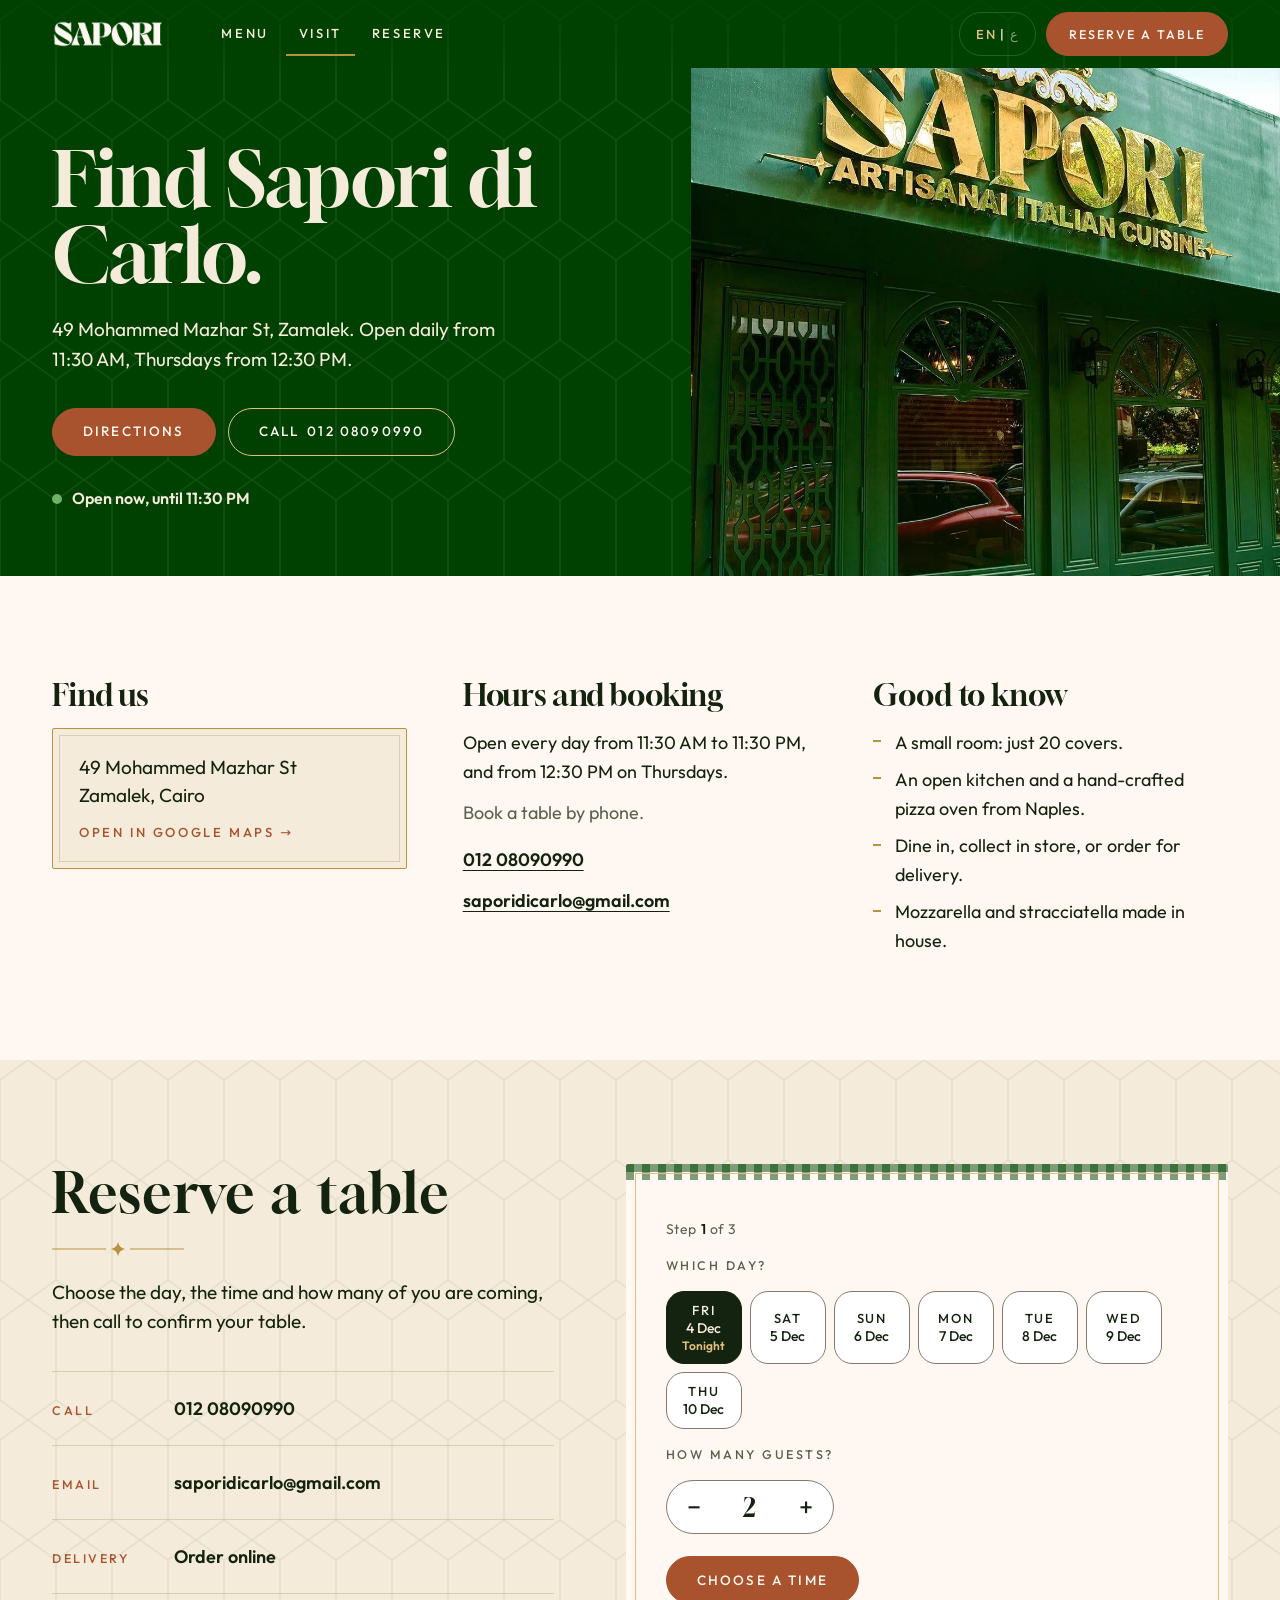
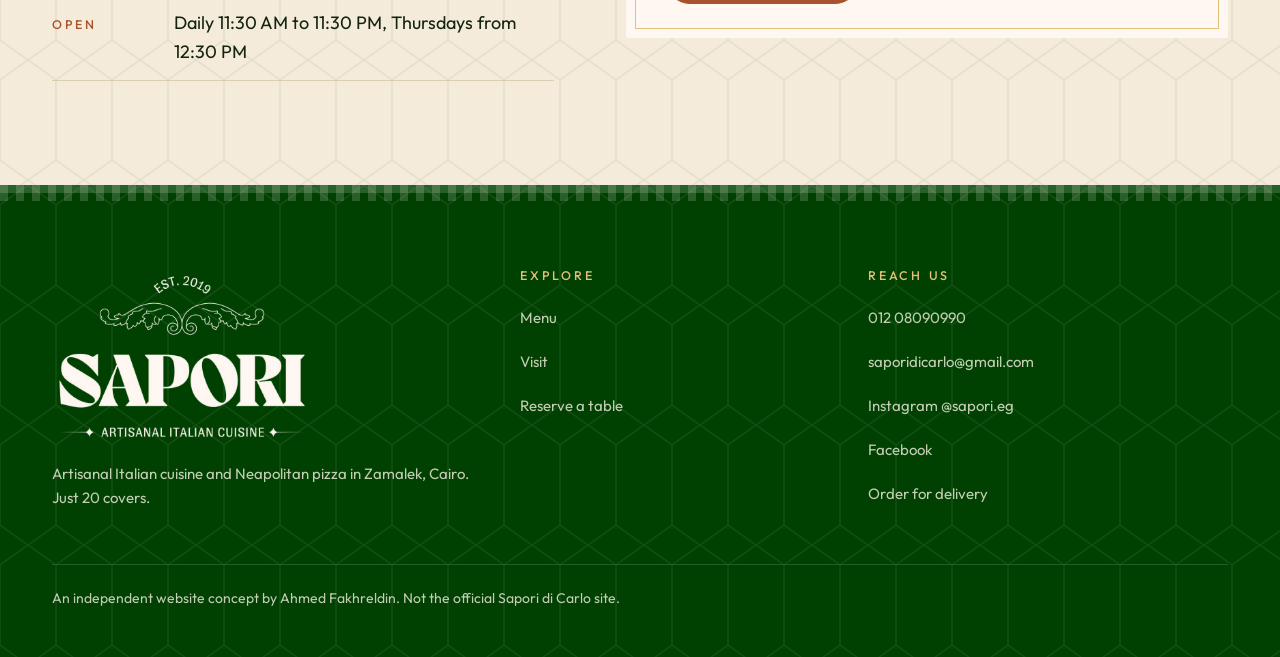
<file: visit.html>
<!doctype html>
<html lang="en"><head><meta charset="utf-8"><meta name="viewport" content="width=device-width,initial-scale=1">
<title>Visit | Sapori di Carlo</title>
<meta name="description" content="Where to find Sapori di Carlo in Zamalek: address, hours, phone, email and directions."><meta name="theme-color" content="#004101"><meta name="robots" content="noindex">
<meta property="og:type" content="website"><meta property="og:site_name" content="Sapori di Carlo"><meta property="og:title" content="Visit | Sapori di Carlo"><meta property="og:description" content="Where to find Sapori di Carlo in Zamalek: address, hours, phone, email and directions."><meta property="og:image" content="https://ahmedfakhr1.github.io/sapori-preview/img/sapori/og.jpg"><meta property="og:image:width" content="1200"><meta property="og:image:height" content="630"><meta property="og:url" content="https://ahmedfakhr1.github.io/sapori-preview/visit.html">
<meta name="twitter:card" content="summary_large_image"><meta name="twitter:title" content="Visit | Sapori di Carlo"><meta name="twitter:description" content="Where to find Sapori di Carlo in Zamalek: address, hours, phone, email and directions."><meta name="twitter:image" content="https://ahmedfakhr1.github.io/sapori-preview/img/sapori/og.jpg">
<link rel="icon" type="image/png" href="img/sapori/icon.png"><link rel="apple-touch-icon" href="img/sapori/icon.png">
<script>(function(d){var s=d.documentElement;s.classList.add("js");try{if(localStorage.getItem("nx-lang")==="ar"){s.lang="ar";s.dir="rtl"}if(false&&!sessionStorage.getItem("nx-arr")&&!/nocurtain/.test(location.search)&&!matchMedia("(prefers-reduced-motion: reduce)").matches){s.classList.add("arrive");sessionStorage.setItem("nx-arr","1")}}catch(x){}})(document)</script>
<link rel="preload" as="font" type="font/woff2" href="fonts/87c6a9395743.woff2" crossorigin><link rel="preload" as="font" type="font/woff2" href="fonts/357083765ab3.woff2" crossorigin><style>html.fl body{opacity:0}body{transition:opacity .25s ease}</style><script>(function(d){var h=d.documentElement;h.classList.add("fl");var done=function(){h.classList.remove("fl")};setTimeout(done,1200);try{var p=["400 1em \"Gloock\"", "400 1em \"Outfit\""].map(function(f){return d.fonts.load(f)});if(h.lang==="ar")[["600 1em \"Markazi Text\"", "ع"], ["400 1em \"IBM Plex Sans Arabic\"", "ع"]].forEach(function(a){p.push(d.fonts.load(a[0],a[1]))});Promise.all(p).then(done,done)}catch(e){done()}})(document)</script><link rel="stylesheet" href="fonts.css"><link rel="stylesheet" href="site.css"></head><body data-open="690" data-close="1410" data-open-text="Open now, until 11:30 PM" data-closed-text="Closed now, opens at 11:30 AM (12:30 PM on Thursdays)" data-open-text-ar="مفتوح الآن حتى 11:30 مساءً" data-closed-text-ar="مغلق الآن، نفتح 11:30 صباحاً (الخميس 12:30 ظهراً)" data-wa="">
<a class="skip" href="#main" data-ar="انتقل إلى المحتوى">Skip to content</a><header class="hdr hdr--over"><div class="wrap">
 <a class="brand" href="index.html" aria-label="Sapori di Carlo, home"><img src="img/sapori/mark-cream.png" alt="Sapori di Carlo" width="137" height="34"></a>
 <nav class="nav" aria-label="Main"><a href="menu.html" data-ar="القائمة">Menu</a><a href="visit.html" aria-current="page" data-ar="زيارتنا">Visit</a><a href="index.html#reserve" data-ar="احجز">Reserve</a></nav>
 <div class="hr"><button class="lang js-lang" type="button" aria-label="العربية"><span class="l-en">EN</span> | <span class="l-ar">ع</span></button><a class="btn sm" href="index.html#reserve" data-ar="احجز طاولة">Reserve a table</a></div>
 <button class="burger" type="button" aria-expanded="false" aria-controls="mnav" aria-label="Open menu"><i></i><i></i><i></i></button>
</div></header>
<nav class="mnav" id="mnav" aria-label="Menu"><a href="menu.html" data-ar="القائمة">Menu</a><a href="visit.html" data-ar="زيارتنا">Visit</a><a href="index.html#reserve" data-ar="احجز طاولة">Reserve a table</a><a href="https://www.instagram.com/sapori.eg/" target="_blank" rel="noopener" data-ar="إنستجرام">Instagram</a>
 <button class="lang js-lang mlang" type="button" aria-label="العربية"><span class="l-en">EN</span> | <span class="l-ar">ع</span></button></nav>
<main id="main">
<section class="vhero"><div class="vbg"><img src="img/sapori/full/facade-gold-sign.jpg" alt="" width="1080" height="1350" fetchpriority="high" style="object-position:50% 30%"></div><div class="wrap">
 <div class="copy">
  <h1><span data-ar="تعالوا لسبوري دي كارلو.">Find Sapori di Carlo.</span></h1>
  <p class="lead" data-ar="49 شارع محمد مظهر، الزمالك. نفتح يومياً من 11:30 صباحاً، والخميس من 12:30 ظهراً.">49 Mohammed Mazhar St, Zamalek. Open daily from 11:30 AM, Thursdays from 12:30 PM.</p>
  <div class="cta"><a class="btn" href="https://www.google.com/maps/search/Sapori+di+Carlo+Zamalek?hl=en" target="_blank" rel="noopener" data-ar="الاتجاهات">Directions</a><a class="btn ghost" href="tel:+201208090990"><span data-ar="اتصل">Call</span> <bdi>012 08090990</bdi></a></div>
  <p class="status js-status" data-ar="مفتوح يومياً من 11:30 صباحاً حتى 11:30 مساءً، والخميس من 12:30 ظهراً">Open daily 11:30 AM to 11:30 PM, Thursdays from 12:30 PM</p>
 </div>
</div></section>

<section class="sec info"><div class="wrap vgrid">
 <div><h3 data-ar="موقعنا">Find us</h3>
  <a class="mapcard" href="https://www.google.com/maps/search/Sapori+di+Carlo+Zamalek?hl=en" target="_blank" rel="noopener"><span class="addr"><span data-ar="49 شارع محمد مظهر">49 Mohammed Mazhar St</span><br><span data-ar="الزمالك، القاهرة">Zamalek, Cairo</span></span><span class="go" data-ar="افتح في خرائط جوجل">Open in Google Maps</span></a></div>
 <div><h3 data-ar="المواعيد والحجز">Hours and booking</h3>
  <p data-ar="مفتوح كل يوم من 11:30 صباحاً حتى 11:30 مساءً، ومن 12:30 ظهراً يوم الخميس.">Open every day from 11:30 AM to 11:30 PM, and from 12:30 PM on Thursdays.</p>
  <p class="soft" data-ar="لحجز طاولة، اتصل بنا.">Book a table by phone.</p>
  <p><a class="lnk" href="tel:+201208090990">012 08090990</a><br><a class="lnk" href="mailto:saporidicarlo@gmail.com">saporidicarlo@gmail.com</a></p></div>
 <div><h3 data-ar="معلومات مفيدة">Good to know</h3>
  <ul><li data-ar="مكان صغير: عشرون مقعداً فقط.">A small room: just 20 covers.</li><li data-ar="مطبخ مفتوح وفرن بيتزا مصنوع يدوياً من نابولي.">An open kitchen and a hand-crafted pizza oven from Naples.</li><li data-ar="تناول الطعام في المكان أو استلم من المطعم أو اطلب توصيل.">Dine in, collect in store, or order for delivery.</li><li data-ar="موتزاريلا وستراتشياتيلا مصنوعتان في المطعم.">Mozzarella and stracciatella made in house.</li></ul></div>
</div></section>

<section class="sec reserve" id="reserve"><svg class="marble" viewBox="0 0 1600 900" preserveAspectRatio="xMidYMid slice" aria-hidden="true" focusable="false"><path d="M1615.7,-20.0 Q1555.8,52.8 1520.2,84.5 Q1484.5,116.1 1460.0,155.1 Q1435.5,194.1 1417.3,231.4 Q1399.1,268.7 1369.5,309.4 Q1339.9,350.2 1304.7,378.7 Q1269.5,407.3 1222.9,435.2 Q1176.3,463.1 1118.7,484.1 Q1061.1,505.1 1014.9,522.8 Q968.7,540.4 923.7,554.7 Q878.8,569.0 824.7,587.7" fill="none" stroke="#CBC5BA" stroke-width="15.7" stroke-opacity=".16" stroke-linecap="round"/><path d="M1615.7,-20.0 Q1555.8,52.8 1520.2,84.5 Q1484.5,116.1 1460.0,155.1 Q1435.5,194.1 1417.3,231.4 Q1399.1,268.7 1369.5,309.4 Q1339.9,350.2 1304.7,378.7 Q1269.5,407.3 1222.9,435.2 Q1176.3,463.1 1118.7,484.1 Q1061.1,505.1 1014.9,522.8 Q968.7,540.4 923.7,554.7 Q878.8,569.0 824.7,587.7" fill="none" stroke="#9D968A" stroke-width="1.31" stroke-opacity="0.32" stroke-linecap="round"/><path d="M182.8,-20.0 Q178.7,64.5 189.2,108.5 Q199.7,152.5 211.9,198.1 Q224.2,243.8 238.3,287.8 Q252.4,331.8 257.3,376.7 Q262.2,421.7 284.9,471.8 Q307.6,521.8 314.1,572.2 Q320.5,622.7 310.9,680.6 Q301.2,738.6 306.0,779.6 Q310.9,820.6 316.5,876.3 Q322.2,931.9 322.0,988.0" fill="none" stroke="#CBC5BA" stroke-width="23.2" stroke-opacity=".16" stroke-linecap="round"/><path d="M182.8,-20.0 Q178.7,64.5 189.2,108.5 Q199.7,152.5 211.9,198.1 Q224.2,243.8 238.3,287.8 Q252.4,331.8 257.3,376.7 Q262.2,421.7 284.9,471.8 Q307.6,521.8 314.1,572.2 Q320.5,622.7 310.9,680.6 Q301.2,738.6 306.0,779.6 Q310.9,820.6 316.5,876.3 Q322.2,931.9 322.0,988.0" fill="none" stroke="#9D968A" stroke-width="1.19" stroke-opacity="0.50" stroke-linecap="round"/><path d="M1278.1,-20.0 Q1259.3,66.1 1266.1,109.7 Q1272.8,153.2 1260.2,196.7 Q1247.7,240.1 1253.1,283.3 Q1258.6,326.5 1262.8,371.4 Q1267.0,416.4 1275.0,464.9 Q1283.1,513.3 1298.4,567.9 Q1313.8,622.4 1310.8,670.6 Q1307.9,718.8 1295.9,770.6 Q1283.9,822.3 1283.9,870.5 Q1284.0,918.7 1272.9,968.6" fill="none" stroke="#CBC5BA" stroke-width="21.4" stroke-opacity=".16" stroke-linecap="round"/><path d="M1278.1,-20.0 Q1259.3,66.1 1266.1,109.7 Q1272.8,153.2 1260.2,196.7 Q1247.7,240.1 1253.1,283.3 Q1258.6,326.5 1262.8,371.4 Q1267.0,416.4 1275.0,464.9 Q1283.1,513.3 1298.4,567.9 Q1313.8,622.4 1310.8,670.6 Q1307.9,718.8 1295.9,770.6 Q1283.9,822.3 1283.9,870.5 Q1284.0,918.7 1272.9,968.6" fill="none" stroke="#9D968A" stroke-width="0.72" stroke-opacity="0.42" stroke-linecap="round"/><path d="M478.4,-20.0 Q449.3,92.1 449.3,142.9 Q449.3,193.7 460.1,242.1 Q471.0,290.6 484.7,329.5 Q498.5,368.4 518.0,408.9 Q537.5,449.4 539.9,502.9 Q542.3,556.5 557.6,602.7 Q572.8,649.0 606.3,689.4 Q639.7,729.7 664.2,775.1 Q688.7,820.6 709.6,872.6 Q730.6,924.6 773.7,965.7" fill="none" stroke="#CBC5BA" stroke-width="16.5" stroke-opacity=".16" stroke-linecap="round"/><path d="M478.4,-20.0 Q449.3,92.1 449.3,142.9 Q449.3,193.7 460.1,242.1 Q471.0,290.6 484.7,329.5 Q498.5,368.4 518.0,408.9 Q537.5,449.4 539.9,502.9 Q542.3,556.5 557.6,602.7 Q572.8,649.0 606.3,689.4 Q639.7,729.7 664.2,775.1 Q688.7,820.6 709.6,872.6 Q730.6,924.6 773.7,965.7" fill="none" stroke="#9D968A" stroke-width="1.45" stroke-opacity="0.43" stroke-linecap="round"/><path d="M1001.7,-20.0 Q1036.6,66.0 1037.5,113.7 Q1038.3,161.5 1043.0,210.9 Q1047.7,260.3 1049.4,305.8 Q1051.2,351.3 1066.7,393.9 Q1082.3,436.4 1086.6,478.5 Q1090.9,520.6 1095.6,571.6 Q1100.3,622.6 1109.7,667.2 Q1119.2,711.9 1114.0,771.1 Q1108.8,830.4 1100.0,885.3 Q1091.3,940.1 1089.1,983.0" fill="none" stroke="#CBC5BA" stroke-width="21.6" stroke-opacity=".16" stroke-linecap="round"/><path d="M1001.7,-20.0 Q1036.6,66.0 1037.5,113.7 Q1038.3,161.5 1043.0,210.9 Q1047.7,260.3 1049.4,305.8 Q1051.2,351.3 1066.7,393.9 Q1082.3,436.4 1086.6,478.5 Q1090.9,520.6 1095.6,571.6 Q1100.3,622.6 1109.7,667.2 Q1119.2,711.9 1114.0,771.1 Q1108.8,830.4 1100.0,885.3 Q1091.3,940.1 1089.1,983.0" fill="none" stroke="#9D968A" stroke-width="0.70" stroke-opacity="0.44" stroke-linecap="round"/><path d="M599.8,-20.0 Q596.4,96.5 589.5,155.3 Q582.5,214.1 562.3,250.1 Q542.1,286.1 519.2,332.5 Q496.3,378.9 467.0,423.2 Q437.8,467.5 397.1,506.1 Q356.4,544.6 321.6,574.2 Q286.8,603.7 257.5,642.5 Q228.3,681.3 207.8,728.7 Q187.4,776.0 159.7,819.5 Q132.1,863.1 112.2,914.4" fill="none" stroke="#CBC5BA" stroke-width="22.9" stroke-opacity=".16" stroke-linecap="round"/><path d="M599.8,-20.0 Q596.4,96.5 589.5,155.3 Q582.5,214.1 562.3,250.1 Q542.1,286.1 519.2,332.5 Q496.3,378.9 467.0,423.2 Q437.8,467.5 397.1,506.1 Q356.4,544.6 321.6,574.2 Q286.8,603.7 257.5,642.5 Q228.3,681.3 207.8,728.7 Q187.4,776.0 159.7,819.5 Q132.1,863.1 112.2,914.4" fill="none" stroke="#9D968A" stroke-width="0.94" stroke-opacity="0.48" stroke-linecap="round"/><path d="M1724.4,-20.0 Q1700.0,87.5 1680.3,129.6 Q1660.6,171.6 1624.0,211.3 Q1587.4,251.0 1565.5,288.1 Q1543.6,325.2 1528.1,378.9 Q1512.7,432.7 1494.0,474.4 Q1475.4,516.1 1462.0,563.7 Q1448.6,611.2 1449.3,662.7 Q1449.9,714.2 1431.8,763.6 Q1413.7,813.0 1398.0,868.9 Q1382.2,924.8 1347.7,963.4" fill="none" stroke="#CBC5BA" stroke-width="9.9" stroke-opacity=".16" stroke-linecap="round"/><path d="M1724.4,-20.0 Q1700.0,87.5 1680.3,129.6 Q1660.6,171.6 1624.0,211.3 Q1587.4,251.0 1565.5,288.1 Q1543.6,325.2 1528.1,378.9 Q1512.7,432.7 1494.0,474.4 Q1475.4,516.1 1462.0,563.7 Q1448.6,611.2 1449.3,662.7 Q1449.9,714.2 1431.8,763.6 Q1413.7,813.0 1398.0,868.9 Q1382.2,924.8 1347.7,963.4" fill="none" stroke="#9D968A" stroke-width="1.52" stroke-opacity="0.37" stroke-linecap="round"/><path d="M574.3,-20.0 Q648.5,59.3 683.8,101.5 Q719.1,143.7 751.8,178.8 Q784.4,213.9 834.7,233.9 Q884.9,253.8 923.8,271.5 Q962.7,289.1 1002.6,310.6 Q1042.4,332.2 1094.6,351.0 Q1146.7,369.9 1195.1,388.2 Q1243.5,406.6 1304.1,422.2 Q1364.6,437.7 1413.8,455.2 Q1462.9,472.6 1502.8,504.7" fill="none" stroke="#CBC5BA" stroke-width="9.3" stroke-opacity=".16" stroke-linecap="round"/><path d="M574.3,-20.0 Q648.5,59.3 683.8,101.5 Q719.1,143.7 751.8,178.8 Q784.4,213.9 834.7,233.9 Q884.9,253.8 923.8,271.5 Q962.7,289.1 1002.6,310.6 Q1042.4,332.2 1094.6,351.0 Q1146.7,369.9 1195.1,388.2 Q1243.5,406.6 1304.1,422.2 Q1364.6,437.7 1413.8,455.2 Q1462.9,472.6 1502.8,504.7" fill="none" stroke="#9D968A" stroke-width="1.47" stroke-opacity="0.41" stroke-linecap="round"/><path d="M1570.2,-20.0 Q1600.2,83.7 1632.2,134.9 Q1664.2,186.0 1708.9,214.1 Q1753.6,242.3 1808.2,264.7 Q1862.8,287.1 1902.8,322.1 Q1942.7,357.1 1987.6,390.9 Q2032.5,424.6 2079.4,453.2 Q2126.4,481.9 2163.1,514.0 Q2199.9,546.2 2218.7,586.3 Q2237.6,626.5 2277.1,657.2 Q2316.5,687.9 2332.5,739.4" fill="none" stroke="#CBC5BA" stroke-width="20.4" stroke-opacity=".16" stroke-linecap="round"/><path d="M1570.2,-20.0 Q1600.2,83.7 1632.2,134.9 Q1664.2,186.0 1708.9,214.1 Q1753.6,242.3 1808.2,264.7 Q1862.8,287.1 1902.8,322.1 Q1942.7,357.1 1987.6,390.9 Q2032.5,424.6 2079.4,453.2 Q2126.4,481.9 2163.1,514.0 Q2199.9,546.2 2218.7,586.3 Q2237.6,626.5 2277.1,657.2 Q2316.5,687.9 2332.5,739.4" fill="none" stroke="#9D968A" stroke-width="1.23" stroke-opacity="0.41" stroke-linecap="round"/></svg><div class="wrap">
 <div class="rcopy">
  <h2 data-ar="احجز طاولة">Reserve a table</h2><span class="rule"></span>
  <p class="lead" data-ar="اختر اليوم والوقت وعدد الضيوف، ثم اتصل لتأكيد حجز طاولتك.">Choose the day, the time and how many of you are coming, then call to confirm your table.</p>
  <ul class="ways"><li><span data-ar="اتصل">Call</span><a href="tel:+201208090990">012 08090990</a></li><li><span data-ar="البريد">Email</span><a href="mailto:saporidicarlo@gmail.com">saporidicarlo@gmail.com</a></li><li><span data-ar="التوصيل">Delivery</span><a href="https://saporidicarlo.prepit.app/" target="_blank" rel="noopener" data-ar="اطلب أونلاين">Order online</a></li><li><span data-ar="المواعيد">Open</span><i data-ar="يومياً من 11:30 صباحاً حتى 11:30 مساءً، والخميس من 12:30 ظهراً" style="font-style:normal">Daily 11:30 AM to 11:30 PM, Thursdays from 12:30 PM</i></li></ul>
 </div>
 <form class="rform rflow js-rflow" id="rform" novalidate data-from="690" data-to="1350" data-mode="call">
  <p class="rstep" aria-live="polite"><span class="js-stepl">Step</span> <b class="js-stepno">1</b> <span class="js-stepof">of</span> 3</p>
  <div class="rpane" data-step="1">
   <p class="rlab" data-ar="أي يوم؟">Which day?</p>
   <div class="chiprow js-days" role="group" aria-label="Day"></div>
   <p class="rlab" data-ar="كم عدد الضيوف؟">How many guests?</p>
   <div class="stepper"><button type="button" class="js-minus" aria-label="Fewer guests">&minus;</button><output class="js-gn" aria-live="polite">2</output><button type="button" class="js-plus" aria-label="More guests">+</button></div>
   <div class="rnav"><button class="btn js-to2" type="button" data-ar="اختر الوقت">Choose a time</button></div>
  </div>
  <div class="rpane" data-step="2" hidden>
   <p class="rlab" data-ar="ما الوقت المناسب؟">What time?</p>
   <div class="chiprow js-times" role="group" aria-label="Time"></div>
   <p class="rerr js-nofree" hidden></p>
   <div class="rnav"><button class="btn ghost back" type="button" data-ar="رجوع">Back</button><button class="btn js-to3" type="button" disabled data-ar="متابعة">Continue</button></div>
  </div>
  <div class="rpane" data-step="3" hidden>
   <p class="rsum js-sum" aria-live="polite"></p>
   <div class="two"><div class="fld"><label for="rf-name" data-ar="الاسم">Name</label><input id="rf-name" name="name" autocomplete="name" required></div><div class="fld"><label for="rf-phone" data-ar="الهاتف">Phone</label><input id="rf-phone" name="phone" type="tel" autocomplete="tel" inputmode="tel" required></div></div>
   <div class="chiprow oc" role="group" aria-label="Occasion"><button type="button" class="ochip" aria-pressed="false" data-v="Birthday" data-ar="عيد ميلاد">Birthday</button><button type="button" class="ochip" aria-pressed="false" data-v="Anniversary" data-ar="ذكرى سنوية">Anniversary</button><button type="button" class="ochip" aria-pressed="false" data-v="Business" data-ar="عمل">Business</button></div>
   <div class="fld"><label for="rf-notes" data-ar="مناسبة أو ملاحظات (اختياري)">Occasion or notes (optional)</label><textarea id="rf-notes" name="notes" rows="2"></textarea></div>
   <p class="rerr" id="rf-err" role="alert" hidden></p>
   <div class="rnav"><button class="btn ghost back" type="button" data-ar="رجوع">Back</button><button class="btn js-send" type="submit">Send request</button></div>
   <p class="fine" data-ar="الطلب لا يُعد حجزاً إلا بعد أن يؤكد الفريق طاولتك عبر الهاتف.">A request is not a booking until the team confirms your table by phone.</p>
   <a class="js-mail" href="tel:+201208090990" hidden tabindex="-1" aria-hidden="true">call</a>
  </div>
    <div class="rdone js-done" hidden>
   <p class="rsum js-donesum" aria-live="polite"></p>
   <p class="js-donehint"></p>
   <div class="rnav"><a class="btn" href="tel:+201208090990"><span data-ar="اتصل">Call</span> <bdi>012 08090990</bdi></a><button class="btn ghost js-edit" type="button" data-ar="تعديل الطلب">Change request</button></div>
  </div>

  <noscript><p class="fine">Please call 012 08090990 to book.</p></noscript>
 </form>
</div></section>
</main><footer class="ftr"><div class="wrap">
 <div><img src="img/sapori/logo-cream.png" alt="Sapori, artisanal Italian cuisine, since 2019" width="381" height="256"><p style="margin-top:18px" data-ar="مطبخ إيطالي حِرفي وبيتزا نابوليتانية في الزمالك، القاهرة. عشرون مقعداً فقط.">Artisanal Italian cuisine and Neapolitan pizza in Zamalek, Cairo. Just 20 covers.</p></div>
 <div><h4 data-ar="تصفّح">Explore</h4><ul><li><a href="menu.html" data-ar="القائمة">Menu</a></li><li><a href="visit.html" data-ar="زيارتنا">Visit</a></li><li><a href="index.html#reserve" data-ar="احجز طاولة">Reserve a table</a></li></ul></div>
 <div><h4 data-ar="تواصل معنا">Reach us</h4><ul><li><a href="tel:+201208090990">012 08090990</a></li><li><a href="mailto:saporidicarlo@gmail.com">saporidicarlo@gmail.com</a></li><li><a href="https://www.instagram.com/sapori.eg/" target="_blank" rel="noopener">Instagram @sapori.eg</a></li><li><a href="https://www.facebook.com/SAPORI.EG" target="_blank" rel="noopener">Facebook</a></li><li><a href="https://saporidicarlo.prepit.app/" target="_blank" rel="noopener" data-ar="اطلب توصيل">Order for delivery</a></li></ul></div>
 <p class="fine" data-ar="فكرة موقع مستقلة من أحمد فخر الدين، وليست الموقع الرسمي لسبوري دي كارلو.">An independent website concept by Ahmed Fakhreldin. Not the official Sapori di Carlo site.</p>
</div></footer><nav class="mbar" aria-label="Quick actions"><a class="main" href="index.html#reserve" data-ar="احجز">Reserve</a><a href="menu.html" data-ar="القائمة">Menu</a><a href="tel:+201208090990" data-ar="اتصل">Call</a></nav><div class="toast" role="status" aria-live="polite"></div><script src="app.js"></script></body></html>
</file>
<file: fonts.css>
/* latin-ext */
@font-face {
  font-family: 'Antonio';
  font-style: normal;
  font-weight: 300;
  font-display: block;
  src: url(fonts/c0c201a4a9ea.woff2) format('woff2');
  unicode-range: U+0100-02BA, U+02BD-02C5, U+02C7-02CC, U+02CE-02D7, U+02DD-02FF, U+0304, U+0308, U+0329, U+1D00-1DBF, U+1E00-1E9F, U+1EF2-1EFF, U+2020, U+20A0-20AB, U+20AD-20C0, U+2113, U+2C60-2C7F, U+A720-A7FF;
}
/* latin */
@font-face {
  font-family: 'Antonio';
  font-style: normal;
  font-weight: 300;
  font-display: block;
  src: url(fonts/6b497ad16e94.woff2) format('woff2');
  unicode-range: U+0000-00FF, U+0131, U+0152-0153, U+02BB-02BC, U+02C6, U+02DA, U+02DC, U+0304, U+0308, U+0329, U+2000-206F, U+20AC, U+2122, U+2191, U+2193, U+2212, U+2215, U+FEFF, U+FFFD;
}
/* latin-ext */
@font-face {
  font-family: 'Antonio';
  font-style: normal;
  font-weight: 400;
  font-display: block;
  src: url(fonts/c0c201a4a9ea.woff2) format('woff2');
  unicode-range: U+0100-02BA, U+02BD-02C5, U+02C7-02CC, U+02CE-02D7, U+02DD-02FF, U+0304, U+0308, U+0329, U+1D00-1DBF, U+1E00-1E9F, U+1EF2-1EFF, U+2020, U+20A0-20AB, U+20AD-20C0, U+2113, U+2C60-2C7F, U+A720-A7FF;
}
/* latin */
@font-face {
  font-family: 'Antonio';
  font-style: normal;
  font-weight: 400;
  font-display: block;
  src: url(fonts/6b497ad16e94.woff2) format('woff2');
  unicode-range: U+0000-00FF, U+0131, U+0152-0153, U+02BB-02BC, U+02C6, U+02DA, U+02DC, U+0304, U+0308, U+0329, U+2000-206F, U+20AC, U+2122, U+2191, U+2193, U+2212, U+2215, U+FEFF, U+FFFD;
}
/* latin-ext */
@font-face {
  font-family: 'Antonio';
  font-style: normal;
  font-weight: 500;
  font-display: block;
  src: url(fonts/c0c201a4a9ea.woff2) format('woff2');
  unicode-range: U+0100-02BA, U+02BD-02C5, U+02C7-02CC, U+02CE-02D7, U+02DD-02FF, U+0304, U+0308, U+0329, U+1D00-1DBF, U+1E00-1E9F, U+1EF2-1EFF, U+2020, U+20A0-20AB, U+20AD-20C0, U+2113, U+2C60-2C7F, U+A720-A7FF;
}
/* latin */
@font-face {
  font-family: 'Antonio';
  font-style: normal;
  font-weight: 500;
  font-display: block;
  src: url(fonts/6b497ad16e94.woff2) format('woff2');
  unicode-range: U+0000-00FF, U+0131, U+0152-0153, U+02BB-02BC, U+02C6, U+02DA, U+02DC, U+0304, U+0308, U+0329, U+2000-206F, U+20AC, U+2122, U+2191, U+2193, U+2212, U+2215, U+FEFF, U+FFFD;
}
/* latin-ext */
@font-face {
  font-family: 'Antonio';
  font-style: normal;
  font-weight: 600;
  font-display: block;
  src: url(fonts/c0c201a4a9ea.woff2) format('woff2');
  unicode-range: U+0100-02BA, U+02BD-02C5, U+02C7-02CC, U+02CE-02D7, U+02DD-02FF, U+0304, U+0308, U+0329, U+1D00-1DBF, U+1E00-1E9F, U+1EF2-1EFF, U+2020, U+20A0-20AB, U+20AD-20C0, U+2113, U+2C60-2C7F, U+A720-A7FF;
}
/* latin */
@font-face {
  font-family: 'Antonio';
  font-style: normal;
  font-weight: 600;
  font-display: block;
  src: url(fonts/6b497ad16e94.woff2) format('woff2');
  unicode-range: U+0000-00FF, U+0131, U+0152-0153, U+02BB-02BC, U+02C6, U+02DA, U+02DC, U+0304, U+0308, U+0329, U+2000-206F, U+20AC, U+2122, U+2191, U+2193, U+2212, U+2215, U+FEFF, U+FFFD;
}
/* cyrillic-ext */
@font-face {
  font-family: 'Hanken Grotesk';
  font-style: normal;
  font-weight: 400;
  font-display: block;
  src: url(fonts/00849f11728e.woff2) format('woff2');
  unicode-range: U+0460-052F, U+1C80-1C8A, U+20B4, U+2DE0-2DFF, U+A640-A69F, U+FE2E-FE2F;
}
/* vietnamese */
@font-face {
  font-family: 'Hanken Grotesk';
  font-style: normal;
  font-weight: 400;
  font-display: block;
  src: url(fonts/e98c510959ab.woff2) format('woff2');
  unicode-range: U+0102-0103, U+0110-0111, U+0128-0129, U+0168-0169, U+01A0-01A1, U+01AF-01B0, U+0300-0301, U+0303-0304, U+0308-0309, U+0323, U+0329, U+1EA0-1EF9, U+20AB;
}
/* latin-ext */
@font-face {
  font-family: 'Hanken Grotesk';
  font-style: normal;
  font-weight: 400;
  font-display: block;
  src: url(fonts/af150b918157.woff2) format('woff2');
  unicode-range: U+0100-02BA, U+02BD-02C5, U+02C7-02CC, U+02CE-02D7, U+02DD-02FF, U+0304, U+0308, U+0329, U+1D00-1DBF, U+1E00-1E9F, U+1EF2-1EFF, U+2020, U+20A0-20AB, U+20AD-20C0, U+2113, U+2C60-2C7F, U+A720-A7FF;
}
/* latin */
@font-face {
  font-family: 'Hanken Grotesk';
  font-style: normal;
  font-weight: 400;
  font-display: block;
  src: url(fonts/60503460da53.woff2) format('woff2');
  unicode-range: U+0000-00FF, U+0131, U+0152-0153, U+02BB-02BC, U+02C6, U+02DA, U+02DC, U+0304, U+0308, U+0329, U+2000-206F, U+20AC, U+2122, U+2191, U+2193, U+2212, U+2215, U+FEFF, U+FFFD;
}
/* cyrillic-ext */
@font-face {
  font-family: 'Hanken Grotesk';
  font-style: normal;
  font-weight: 500;
  font-display: block;
  src: url(fonts/00849f11728e.woff2) format('woff2');
  unicode-range: U+0460-052F, U+1C80-1C8A, U+20B4, U+2DE0-2DFF, U+A640-A69F, U+FE2E-FE2F;
}
/* vietnamese */
@font-face {
  font-family: 'Hanken Grotesk';
  font-style: normal;
  font-weight: 500;
  font-display: block;
  src: url(fonts/e98c510959ab.woff2) format('woff2');
  unicode-range: U+0102-0103, U+0110-0111, U+0128-0129, U+0168-0169, U+01A0-01A1, U+01AF-01B0, U+0300-0301, U+0303-0304, U+0308-0309, U+0323, U+0329, U+1EA0-1EF9, U+20AB;
}
/* latin-ext */
@font-face {
  font-family: 'Hanken Grotesk';
  font-style: normal;
  font-weight: 500;
  font-display: block;
  src: url(fonts/af150b918157.woff2) format('woff2');
  unicode-range: U+0100-02BA, U+02BD-02C5, U+02C7-02CC, U+02CE-02D7, U+02DD-02FF, U+0304, U+0308, U+0329, U+1D00-1DBF, U+1E00-1E9F, U+1EF2-1EFF, U+2020, U+20A0-20AB, U+20AD-20C0, U+2113, U+2C60-2C7F, U+A720-A7FF;
}
/* latin */
@font-face {
  font-family: 'Hanken Grotesk';
  font-style: normal;
  font-weight: 500;
  font-display: block;
  src: url(fonts/60503460da53.woff2) format('woff2');
  unicode-range: U+0000-00FF, U+0131, U+0152-0153, U+02BB-02BC, U+02C6, U+02DA, U+02DC, U+0304, U+0308, U+0329, U+2000-206F, U+20AC, U+2122, U+2191, U+2193, U+2212, U+2215, U+FEFF, U+FFFD;
}
/* cyrillic-ext */
@font-face {
  font-family: 'Hanken Grotesk';
  font-style: normal;
  font-weight: 600;
  font-display: block;
  src: url(fonts/00849f11728e.woff2) format('woff2');
  unicode-range: U+0460-052F, U+1C80-1C8A, U+20B4, U+2DE0-2DFF, U+A640-A69F, U+FE2E-FE2F;
}
/* vietnamese */
@font-face {
  font-family: 'Hanken Grotesk';
  font-style: normal;
  font-weight: 600;
  font-display: block;
  src: url(fonts/e98c510959ab.woff2) format('woff2');
  unicode-range: U+0102-0103, U+0110-0111, U+0128-0129, U+0168-0169, U+01A0-01A1, U+01AF-01B0, U+0300-0301, U+0303-0304, U+0308-0309, U+0323, U+0329, U+1EA0-1EF9, U+20AB;
}
/* latin-ext */
@font-face {
  font-family: 'Hanken Grotesk';
  font-style: normal;
  font-weight: 600;
  font-display: block;
  src: url(fonts/af150b918157.woff2) format('woff2');
  unicode-range: U+0100-02BA, U+02BD-02C5, U+02C7-02CC, U+02CE-02D7, U+02DD-02FF, U+0304, U+0308, U+0329, U+1D00-1DBF, U+1E00-1E9F, U+1EF2-1EFF, U+2020, U+20A0-20AB, U+20AD-20C0, U+2113, U+2C60-2C7F, U+A720-A7FF;
}
/* latin */
@font-face {
  font-family: 'Hanken Grotesk';
  font-style: normal;
  font-weight: 600;
  font-display: block;
  src: url(fonts/60503460da53.woff2) format('woff2');
  unicode-range: U+0000-00FF, U+0131, U+0152-0153, U+02BB-02BC, U+02C6, U+02DA, U+02DC, U+0304, U+0308, U+0329, U+2000-206F, U+20AC, U+2122, U+2191, U+2193, U+2212, U+2215, U+FEFF, U+FFFD;
}
/* cyrillic-ext */
@font-face {
  font-family: 'Hanken Grotesk';
  font-style: normal;
  font-weight: 700;
  font-display: block;
  src: url(fonts/00849f11728e.woff2) format('woff2');
  unicode-range: U+0460-052F, U+1C80-1C8A, U+20B4, U+2DE0-2DFF, U+A640-A69F, U+FE2E-FE2F;
}
/* vietnamese */
@font-face {
  font-family: 'Hanken Grotesk';
  font-style: normal;
  font-weight: 700;
  font-display: block;
  src: url(fonts/e98c510959ab.woff2) format('woff2');
  unicode-range: U+0102-0103, U+0110-0111, U+0128-0129, U+0168-0169, U+01A0-01A1, U+01AF-01B0, U+0300-0301, U+0303-0304, U+0308-0309, U+0323, U+0329, U+1EA0-1EF9, U+20AB;
}
/* latin-ext */
@font-face {
  font-family: 'Hanken Grotesk';
  font-style: normal;
  font-weight: 700;
  font-display: block;
  src: url(fonts/af150b918157.woff2) format('woff2');
  unicode-range: U+0100-02BA, U+02BD-02C5, U+02C7-02CC, U+02CE-02D7, U+02DD-02FF, U+0304, U+0308, U+0329, U+1D00-1DBF, U+1E00-1E9F, U+1EF2-1EFF, U+2020, U+20A0-20AB, U+20AD-20C0, U+2113, U+2C60-2C7F, U+A720-A7FF;
}
/* latin */
@font-face {
  font-family: 'Hanken Grotesk';
  font-style: normal;
  font-weight: 700;
  font-display: block;
  src: url(fonts/60503460da53.woff2) format('woff2');
  unicode-range: U+0000-00FF, U+0131, U+0152-0153, U+02BB-02BC, U+02C6, U+02DA, U+02DC, U+0304, U+0308, U+0329, U+2000-206F, U+20AC, U+2122, U+2191, U+2193, U+2212, U+2215, U+FEFF, U+FFFD;
}
/* vietnamese */
@font-face {
  font-family: 'Newsreader';
  font-style: italic;
  font-weight: 400;
  font-display: block;
  src: url(fonts/bff6159ff1e2.woff2) format('woff2');
  unicode-range: U+0102-0103, U+0110-0111, U+0128-0129, U+0168-0169, U+01A0-01A1, U+01AF-01B0, U+0300-0301, U+0303-0304, U+0308-0309, U+0323, U+0329, U+1EA0-1EF9, U+20AB;
}
/* latin-ext */
@font-face {
  font-family: 'Newsreader';
  font-style: italic;
  font-weight: 400;
  font-display: block;
  src: url(fonts/c62bdcbb62e4.woff2) format('woff2');
  unicode-range: U+0100-02BA, U+02BD-02C5, U+02C7-02CC, U+02CE-02D7, U+02DD-02FF, U+0304, U+0308, U+0329, U+1D00-1DBF, U+1E00-1E9F, U+1EF2-1EFF, U+2020, U+20A0-20AB, U+20AD-20C0, U+2113, U+2C60-2C7F, U+A720-A7FF;
}
/* latin */
@font-face {
  font-family: 'Newsreader';
  font-style: italic;
  font-weight: 400;
  font-display: block;
  src: url(fonts/84f4aa1199c1.woff2) format('woff2');
  unicode-range: U+0000-00FF, U+0131, U+0152-0153, U+02BB-02BC, U+02C6, U+02DA, U+02DC, U+0304, U+0308, U+0329, U+2000-206F, U+20AC, U+2122, U+2191, U+2193, U+2212, U+2215, U+FEFF, U+FFFD;
}
/* vietnamese */
@font-face {
  font-family: 'Newsreader';
  font-style: italic;
  font-weight: 500;
  font-display: block;
  src: url(fonts/bff6159ff1e2.woff2) format('woff2');
  unicode-range: U+0102-0103, U+0110-0111, U+0128-0129, U+0168-0169, U+01A0-01A1, U+01AF-01B0, U+0300-0301, U+0303-0304, U+0308-0309, U+0323, U+0329, U+1EA0-1EF9, U+20AB;
}
/* latin-ext */
@font-face {
  font-family: 'Newsreader';
  font-style: italic;
  font-weight: 500;
  font-display: block;
  src: url(fonts/c62bdcbb62e4.woff2) format('woff2');
  unicode-range: U+0100-02BA, U+02BD-02C5, U+02C7-02CC, U+02CE-02D7, U+02DD-02FF, U+0304, U+0308, U+0329, U+1D00-1DBF, U+1E00-1E9F, U+1EF2-1EFF, U+2020, U+20A0-20AB, U+20AD-20C0, U+2113, U+2C60-2C7F, U+A720-A7FF;
}
/* latin */
@font-face {
  font-family: 'Newsreader';
  font-style: italic;
  font-weight: 500;
  font-display: block;
  src: url(fonts/84f4aa1199c1.woff2) format('woff2');
  unicode-range: U+0000-00FF, U+0131, U+0152-0153, U+02BB-02BC, U+02C6, U+02DA, U+02DC, U+0304, U+0308, U+0329, U+2000-206F, U+20AC, U+2122, U+2191, U+2193, U+2212, U+2215, U+FEFF, U+FFFD;
}
/* vietnamese */
@font-face {
  font-family: 'Newsreader';
  font-style: normal;
  font-weight: 400;
  font-display: block;
  src: url(fonts/9d8627ebf0de.woff2) format('woff2');
  unicode-range: U+0102-0103, U+0110-0111, U+0128-0129, U+0168-0169, U+01A0-01A1, U+01AF-01B0, U+0300-0301, U+0303-0304, U+0308-0309, U+0323, U+0329, U+1EA0-1EF9, U+20AB;
}
/* latin-ext */
@font-face {
  font-family: 'Newsreader';
  font-style: normal;
  font-weight: 400;
  font-display: block;
  src: url(fonts/fcf32aa80be7.woff2) format('woff2');
  unicode-range: U+0100-02BA, U+02BD-02C5, U+02C7-02CC, U+02CE-02D7, U+02DD-02FF, U+0304, U+0308, U+0329, U+1D00-1DBF, U+1E00-1E9F, U+1EF2-1EFF, U+2020, U+20A0-20AB, U+20AD-20C0, U+2113, U+2C60-2C7F, U+A720-A7FF;
}
/* latin */
@font-face {
  font-family: 'Newsreader';
  font-style: normal;
  font-weight: 400;
  font-display: block;
  src: url(fonts/3dbee31a048d.woff2) format('woff2');
  unicode-range: U+0000-00FF, U+0131, U+0152-0153, U+02BB-02BC, U+02C6, U+02DA, U+02DC, U+0304, U+0308, U+0329, U+2000-206F, U+20AC, U+2122, U+2191, U+2193, U+2212, U+2215, U+FEFF, U+FFFD;
}

/* arabic */
/* arabic */
@font-face {
  font-family: 'IBM Plex Sans Arabic';
  font-style: normal;
  font-weight: 400;
  font-display: block;
  src: url(fonts/00b30da7980e.woff2) format('woff2');
  unicode-range: U+0600-06FF, U+0750-077F, U+0870-0891, U+0897-08E1, U+08E3-08FF, U+200C-200E, U+2010-2011, U+204F, U+2E41, U+FB50-FDFF, U+FE70-FE74, U+FE76-FEFC, U+102E0-102FB, U+10E60-10E7E, U+10EC2-10EC7, U+10EC9-10EEE, U+10EF0-10EFF, U+1EE00-1EE03, U+1EE05-1EE1F, U+1EE21-1EE22, U+1EE24, U+1EE27, U+1EE29-1EE32, U+1EE34-1EE37, U+1EE39, U+1EE3B, U+1EE42, U+1EE47, U+1EE49, U+1EE4B, U+1EE4D-1EE4F, U+1EE51-1EE52, U+1EE54, U+1EE57, U+1EE59, U+1EE5B, U+1EE5D, U+1EE5F, U+1EE61-1EE62, U+1EE64, U+1EE67-1EE6A, U+1EE6C-1EE72, U+1EE74-1EE77, U+1EE79-1EE7C, U+1EE7E, U+1EE80-1EE89, U+1EE8B-1EE9B, U+1EEA1-1EEA3, U+1EEA5-1EEA9, U+1EEAB-1EEBB, U+1EEF0-1EEF1;
}
/* cyrillic-ext */
@font-face {
  font-family: 'IBM Plex Sans Arabic';
  font-style: normal;
  font-weight: 400;
  font-display: block;
  src: url(fonts/20f3cd789211.woff2) format('woff2');
  unicode-range: U+0460-052F, U+1C80-1C8A, U+20B4, U+2DE0-2DFF, U+A640-A69F, U+FE2E-FE2F;
}
/* latin-ext */
@font-face {
  font-family: 'IBM Plex Sans Arabic';
  font-style: normal;
  font-weight: 400;
  font-display: block;
  src: url(fonts/cd801fd7fba4.woff2) format('woff2');
  unicode-range: U+0100-02BA, U+02BD-02C5, U+02C7-02CC, U+02CE-02D7, U+02DD-02FF, U+0304, U+0308, U+0329, U+1D00-1DBF, U+1E00-1E9F, U+1EF2-1EFF, U+2020, U+20A0-20AB, U+20AD-20C4, U+2113, U+2C60-2C7F, U+A720-A7FF;
}
/* latin */
@font-face {
  font-family: 'IBM Plex Sans Arabic';
  font-style: normal;
  font-weight: 400;
  font-display: block;
  src: url(fonts/b9f68601ff99.woff2) format('woff2');
  unicode-range: U+0000-00FF, U+0131, U+0152-0153, U+02BB-02BC, U+02C6, U+02DA, U+02DC, U+0304, U+0308, U+0329, U+2000-206F, U+20AC, U+2122, U+2191, U+2193, U+2212, U+2215, U+FEFF, U+FFFD;
}
/* arabic */
@font-face {
  font-family: 'IBM Plex Sans Arabic';
  font-style: normal;
  font-weight: 500;
  font-display: block;
  src: url(fonts/32d758561b22.woff2) format('woff2');
  unicode-range: U+0600-06FF, U+0750-077F, U+0870-0891, U+0897-08E1, U+08E3-08FF, U+200C-200E, U+2010-2011, U+204F, U+2E41, U+FB50-FDFF, U+FE70-FE74, U+FE76-FEFC, U+102E0-102FB, U+10E60-10E7E, U+10EC2-10EC7, U+10EC9-10EEE, U+10EF0-10EFF, U+1EE00-1EE03, U+1EE05-1EE1F, U+1EE21-1EE22, U+1EE24, U+1EE27, U+1EE29-1EE32, U+1EE34-1EE37, U+1EE39, U+1EE3B, U+1EE42, U+1EE47, U+1EE49, U+1EE4B, U+1EE4D-1EE4F, U+1EE51-1EE52, U+1EE54, U+1EE57, U+1EE59, U+1EE5B, U+1EE5D, U+1EE5F, U+1EE61-1EE62, U+1EE64, U+1EE67-1EE6A, U+1EE6C-1EE72, U+1EE74-1EE77, U+1EE79-1EE7C, U+1EE7E, U+1EE80-1EE89, U+1EE8B-1EE9B, U+1EEA1-1EEA3, U+1EEA5-1EEA9, U+1EEAB-1EEBB, U+1EEF0-1EEF1;
}
/* cyrillic-ext */
@font-face {
  font-family: 'IBM Plex Sans Arabic';
  font-style: normal;
  font-weight: 500;
  font-display: block;
  src: url(fonts/2829ae4dcbe4.woff2) format('woff2');
  unicode-range: U+0460-052F, U+1C80-1C8A, U+20B4, U+2DE0-2DFF, U+A640-A69F, U+FE2E-FE2F;
}
/* latin-ext */
@font-face {
  font-family: 'IBM Plex Sans Arabic';
  font-style: normal;
  font-weight: 500;
  font-display: block;
  src: url(fonts/da4431f226e0.woff2) format('woff2');
  unicode-range: U+0100-02BA, U+02BD-02C5, U+02C7-02CC, U+02CE-02D7, U+02DD-02FF, U+0304, U+0308, U+0329, U+1D00-1DBF, U+1E00-1E9F, U+1EF2-1EFF, U+2020, U+20A0-20AB, U+20AD-20C4, U+2113, U+2C60-2C7F, U+A720-A7FF;
}
/* latin */
@font-face {
  font-family: 'IBM Plex Sans Arabic';
  font-style: normal;
  font-weight: 500;
  font-display: block;
  src: url(fonts/0b17f11da943.woff2) format('woff2');
  unicode-range: U+0000-00FF, U+0131, U+0152-0153, U+02BB-02BC, U+02C6, U+02DA, U+02DC, U+0304, U+0308, U+0329, U+2000-206F, U+20AC, U+2122, U+2191, U+2193, U+2212, U+2215, U+FEFF, U+FFFD;
}
/* arabic */
@font-face {
  font-family: 'IBM Plex Sans Arabic';
  font-style: normal;
  font-weight: 600;
  font-display: block;
  src: url(fonts/dda02519c21f.woff2) format('woff2');
  unicode-range: U+0600-06FF, U+0750-077F, U+0870-0891, U+0897-08E1, U+08E3-08FF, U+200C-200E, U+2010-2011, U+204F, U+2E41, U+FB50-FDFF, U+FE70-FE74, U+FE76-FEFC, U+102E0-102FB, U+10E60-10E7E, U+10EC2-10EC7, U+10EC9-10EEE, U+10EF0-10EFF, U+1EE00-1EE03, U+1EE05-1EE1F, U+1EE21-1EE22, U+1EE24, U+1EE27, U+1EE29-1EE32, U+1EE34-1EE37, U+1EE39, U+1EE3B, U+1EE42, U+1EE47, U+1EE49, U+1EE4B, U+1EE4D-1EE4F, U+1EE51-1EE52, U+1EE54, U+1EE57, U+1EE59, U+1EE5B, U+1EE5D, U+1EE5F, U+1EE61-1EE62, U+1EE64, U+1EE67-1EE6A, U+1EE6C-1EE72, U+1EE74-1EE77, U+1EE79-1EE7C, U+1EE7E, U+1EE80-1EE89, U+1EE8B-1EE9B, U+1EEA1-1EEA3, U+1EEA5-1EEA9, U+1EEAB-1EEBB, U+1EEF0-1EEF1;
}
/* cyrillic-ext */
@font-face {
  font-family: 'IBM Plex Sans Arabic';
  font-style: normal;
  font-weight: 600;
  font-display: block;
  src: url(fonts/77f4bc827f04.woff2) format('woff2');
  unicode-range: U+0460-052F, U+1C80-1C8A, U+20B4, U+2DE0-2DFF, U+A640-A69F, U+FE2E-FE2F;
}
/* latin-ext */
@font-face {
  font-family: 'IBM Plex Sans Arabic';
  font-style: normal;
  font-weight: 600;
  font-display: block;
  src: url(fonts/586b7be8a02a.woff2) format('woff2');
  unicode-range: U+0100-02BA, U+02BD-02C5, U+02C7-02CC, U+02CE-02D7, U+02DD-02FF, U+0304, U+0308, U+0329, U+1D00-1DBF, U+1E00-1E9F, U+1EF2-1EFF, U+2020, U+20A0-20AB, U+20AD-20C4, U+2113, U+2C60-2C7F, U+A720-A7FF;
}
/* latin */
@font-face {
  font-family: 'IBM Plex Sans Arabic';
  font-style: normal;
  font-weight: 600;
  font-display: block;
  src: url(fonts/5344fa57baee.woff2) format('woff2');
  unicode-range: U+0000-00FF, U+0131, U+0152-0153, U+02BB-02BC, U+02C6, U+02DA, U+02DC, U+0304, U+0308, U+0329, U+2000-206F, U+20AC, U+2122, U+2191, U+2193, U+2212, U+2215, U+FEFF, U+FFFD;
}
/* arabic */
@font-face {
  font-family: 'IBM Plex Sans Arabic';
  font-style: normal;
  font-weight: 700;
  font-display: block;
  src: url(fonts/5ab42dd5a7c4.woff2) format('woff2');
  unicode-range: U+0600-06FF, U+0750-077F, U+0870-0891, U+0897-08E1, U+08E3-08FF, U+200C-200E, U+2010-2011, U+204F, U+2E41, U+FB50-FDFF, U+FE70-FE74, U+FE76-FEFC, U+102E0-102FB, U+10E60-10E7E, U+10EC2-10EC7, U+10EC9-10EEE, U+10EF0-10EFF, U+1EE00-1EE03, U+1EE05-1EE1F, U+1EE21-1EE22, U+1EE24, U+1EE27, U+1EE29-1EE32, U+1EE34-1EE37, U+1EE39, U+1EE3B, U+1EE42, U+1EE47, U+1EE49, U+1EE4B, U+1EE4D-1EE4F, U+1EE51-1EE52, U+1EE54, U+1EE57, U+1EE59, U+1EE5B, U+1EE5D, U+1EE5F, U+1EE61-1EE62, U+1EE64, U+1EE67-1EE6A, U+1EE6C-1EE72, U+1EE74-1EE77, U+1EE79-1EE7C, U+1EE7E, U+1EE80-1EE89, U+1EE8B-1EE9B, U+1EEA1-1EEA3, U+1EEA5-1EEA9, U+1EEAB-1EEBB, U+1EEF0-1EEF1;
}
/* cyrillic-ext */
@font-face {
  font-family: 'IBM Plex Sans Arabic';
  font-style: normal;
  font-weight: 700;
  font-display: block;
  src: url(fonts/530915311f54.woff2) format('woff2');
  unicode-range: U+0460-052F, U+1C80-1C8A, U+20B4, U+2DE0-2DFF, U+A640-A69F, U+FE2E-FE2F;
}
/* latin-ext */
@font-face {
  font-family: 'IBM Plex Sans Arabic';
  font-style: normal;
  font-weight: 700;
  font-display: block;
  src: url(fonts/3a07650c46ab.woff2) format('woff2');
  unicode-range: U+0100-02BA, U+02BD-02C5, U+02C7-02CC, U+02CE-02D7, U+02DD-02FF, U+0304, U+0308, U+0329, U+1D00-1DBF, U+1E00-1E9F, U+1EF2-1EFF, U+2020, U+20A0-20AB, U+20AD-20C4, U+2113, U+2C60-2C7F, U+A720-A7FF;
}
/* latin */
@font-face {
  font-family: 'IBM Plex Sans Arabic';
  font-style: normal;
  font-weight: 700;
  font-display: block;
  src: url(fonts/a39bac68c30c.woff2) format('woff2');
  unicode-range: U+0000-00FF, U+0131, U+0152-0153, U+02BB-02BC, U+02C6, U+02DA, U+02DC, U+0304, U+0308, U+0329, U+2000-206F, U+20AC, U+2122, U+2191, U+2193, U+2212, U+2215, U+FEFF, U+FFFD;
}
/* arabic */
@font-face {
  font-family: 'Markazi Text';
  font-style: normal;
  font-weight: 400;
  font-display: block;
  src: url(fonts/e2981c97ad14.woff2) format('woff2');
  unicode-range: U+0600-06FF, U+0750-077F, U+0870-0891, U+0897-08E1, U+08E3-08FF, U+200C-200E, U+2010-2011, U+204F, U+2E41, U+FB50-FDFF, U+FE70-FE74, U+FE76-FEFC, U+102E0-102FB, U+10E60-10E7E, U+10EC2-10EC7, U+10EC9-10EEE, U+10EF0-10EFF, U+1EE00-1EE03, U+1EE05-1EE1F, U+1EE21-1EE22, U+1EE24, U+1EE27, U+1EE29-1EE32, U+1EE34-1EE37, U+1EE39, U+1EE3B, U+1EE42, U+1EE47, U+1EE49, U+1EE4B, U+1EE4D-1EE4F, U+1EE51-1EE52, U+1EE54, U+1EE57, U+1EE59, U+1EE5B, U+1EE5D, U+1EE5F, U+1EE61-1EE62, U+1EE64, U+1EE67-1EE6A, U+1EE6C-1EE72, U+1EE74-1EE77, U+1EE79-1EE7C, U+1EE7E, U+1EE80-1EE89, U+1EE8B-1EE9B, U+1EEA1-1EEA3, U+1EEA5-1EEA9, U+1EEAB-1EEBB, U+1EEF0-1EEF1;
}
/* vietnamese */
@font-face {
  font-family: 'Markazi Text';
  font-style: normal;
  font-weight: 400;
  font-display: block;
  src: url(fonts/fbb1430c2c17.woff2) format('woff2');
  unicode-range: U+0102-0103, U+0110-0111, U+0128-0129, U+0168-0169, U+01A0-01A1, U+01AF-01B0, U+0300-0301, U+0303-0304, U+0308-0309, U+0323, U+0329, U+1EA0-1EF9, U+20AB;
}
/* latin-ext */
@font-face {
  font-family: 'Markazi Text';
  font-style: normal;
  font-weight: 400;
  font-display: block;
  src: url(fonts/f10d7f2b88fd.woff2) format('woff2');
  unicode-range: U+0100-02BA, U+02BD-02C5, U+02C7-02CC, U+02CE-02D7, U+02DD-02FF, U+0304, U+0308, U+0329, U+1D00-1DBF, U+1E00-1E9F, U+1EF2-1EFF, U+2020, U+20A0-20AB, U+20AD-20C4, U+2113, U+2C60-2C7F, U+A720-A7FF;
}
/* latin */
@font-face {
  font-family: 'Markazi Text';
  font-style: normal;
  font-weight: 400;
  font-display: block;
  src: url(fonts/f6113d35413b.woff2) format('woff2');
  unicode-range: U+0000-00FF, U+0131, U+0152-0153, U+02BB-02BC, U+02C6, U+02DA, U+02DC, U+0304, U+0308, U+0329, U+2000-206F, U+20AC, U+2122, U+2191, U+2193, U+2212, U+2215, U+FEFF, U+FFFD;
}
/* arabic */
@font-face {
  font-family: 'Markazi Text';
  font-style: normal;
  font-weight: 500;
  font-display: block;
  src: url(fonts/e2981c97ad14.woff2) format('woff2');
  unicode-range: U+0600-06FF, U+0750-077F, U+0870-0891, U+0897-08E1, U+08E3-08FF, U+200C-200E, U+2010-2011, U+204F, U+2E41, U+FB50-FDFF, U+FE70-FE74, U+FE76-FEFC, U+102E0-102FB, U+10E60-10E7E, U+10EC2-10EC7, U+10EC9-10EEE, U+10EF0-10EFF, U+1EE00-1EE03, U+1EE05-1EE1F, U+1EE21-1EE22, U+1EE24, U+1EE27, U+1EE29-1EE32, U+1EE34-1EE37, U+1EE39, U+1EE3B, U+1EE42, U+1EE47, U+1EE49, U+1EE4B, U+1EE4D-1EE4F, U+1EE51-1EE52, U+1EE54, U+1EE57, U+1EE59, U+1EE5B, U+1EE5D, U+1EE5F, U+1EE61-1EE62, U+1EE64, U+1EE67-1EE6A, U+1EE6C-1EE72, U+1EE74-1EE77, U+1EE79-1EE7C, U+1EE7E, U+1EE80-1EE89, U+1EE8B-1EE9B, U+1EEA1-1EEA3, U+1EEA5-1EEA9, U+1EEAB-1EEBB, U+1EEF0-1EEF1;
}
/* vietnamese */
@font-face {
  font-family: 'Markazi Text';
  font-style: normal;
  font-weight: 500;
  font-display: block;
  src: url(fonts/fbb1430c2c17.woff2) format('woff2');
  unicode-range: U+0102-0103, U+0110-0111, U+0128-0129, U+0168-0169, U+01A0-01A1, U+01AF-01B0, U+0300-0301, U+0303-0304, U+0308-0309, U+0323, U+0329, U+1EA0-1EF9, U+20AB;
}
/* latin-ext */
@font-face {
  font-family: 'Markazi Text';
  font-style: normal;
  font-weight: 500;
  font-display: block;
  src: url(fonts/f10d7f2b88fd.woff2) format('woff2');
  unicode-range: U+0100-02BA, U+02BD-02C5, U+02C7-02CC, U+02CE-02D7, U+02DD-02FF, U+0304, U+0308, U+0329, U+1D00-1DBF, U+1E00-1E9F, U+1EF2-1EFF, U+2020, U+20A0-20AB, U+20AD-20C4, U+2113, U+2C60-2C7F, U+A720-A7FF;
}
/* latin */
@font-face {
  font-family: 'Markazi Text';
  font-style: normal;
  font-weight: 500;
  font-display: block;
  src: url(fonts/f6113d35413b.woff2) format('woff2');
  unicode-range: U+0000-00FF, U+0131, U+0152-0153, U+02BB-02BC, U+02C6, U+02DA, U+02DC, U+0304, U+0308, U+0329, U+2000-206F, U+20AC, U+2122, U+2191, U+2193, U+2212, U+2215, U+FEFF, U+FFFD;
}
/* arabic */
@font-face {
  font-family: 'Markazi Text';
  font-style: normal;
  font-weight: 600;
  font-display: block;
  src: url(fonts/e2981c97ad14.woff2) format('woff2');
  unicode-range: U+0600-06FF, U+0750-077F, U+0870-0891, U+0897-08E1, U+08E3-08FF, U+200C-200E, U+2010-2011, U+204F, U+2E41, U+FB50-FDFF, U+FE70-FE74, U+FE76-FEFC, U+102E0-102FB, U+10E60-10E7E, U+10EC2-10EC7, U+10EC9-10EEE, U+10EF0-10EFF, U+1EE00-1EE03, U+1EE05-1EE1F, U+1EE21-1EE22, U+1EE24, U+1EE27, U+1EE29-1EE32, U+1EE34-1EE37, U+1EE39, U+1EE3B, U+1EE42, U+1EE47, U+1EE49, U+1EE4B, U+1EE4D-1EE4F, U+1EE51-1EE52, U+1EE54, U+1EE57, U+1EE59, U+1EE5B, U+1EE5D, U+1EE5F, U+1EE61-1EE62, U+1EE64, U+1EE67-1EE6A, U+1EE6C-1EE72, U+1EE74-1EE77, U+1EE79-1EE7C, U+1EE7E, U+1EE80-1EE89, U+1EE8B-1EE9B, U+1EEA1-1EEA3, U+1EEA5-1EEA9, U+1EEAB-1EEBB, U+1EEF0-1EEF1;
}
/* vietnamese */
@font-face {
  font-family: 'Markazi Text';
  font-style: normal;
  font-weight: 600;
  font-display: block;
  src: url(fonts/fbb1430c2c17.woff2) format('woff2');
  unicode-range: U+0102-0103, U+0110-0111, U+0128-0129, U+0168-0169, U+01A0-01A1, U+01AF-01B0, U+0300-0301, U+0303-0304, U+0308-0309, U+0323, U+0329, U+1EA0-1EF9, U+20AB;
}
/* latin-ext */
@font-face {
  font-family: 'Markazi Text';
  font-style: normal;
  font-weight: 600;
  font-display: block;
  src: url(fonts/f10d7f2b88fd.woff2) format('woff2');
  unicode-range: U+0100-02BA, U+02BD-02C5, U+02C7-02CC, U+02CE-02D7, U+02DD-02FF, U+0304, U+0308, U+0329, U+1D00-1DBF, U+1E00-1E9F, U+1EF2-1EFF, U+2020, U+20A0-20AB, U+20AD-20C4, U+2113, U+2C60-2C7F, U+A720-A7FF;
}
/* latin */
@font-face {
  font-family: 'Markazi Text';
  font-style: normal;
  font-weight: 600;
  font-display: block;
  src: url(fonts/f6113d35413b.woff2) format('woff2');
  unicode-range: U+0000-00FF, U+0131, U+0152-0153, U+02BB-02BC, U+02C6, U+02DA, U+02DC, U+0304, U+0308, U+0329, U+2000-206F, U+20AC, U+2122, U+2191, U+2193, U+2212, U+2215, U+FEFF, U+FFFD;
}
/* arabic */
@font-face {
  font-family: 'Markazi Text';
  font-style: normal;
  font-weight: 700;
  font-display: block;
  src: url(fonts/e2981c97ad14.woff2) format('woff2');
  unicode-range: U+0600-06FF, U+0750-077F, U+0870-0891, U+0897-08E1, U+08E3-08FF, U+200C-200E, U+2010-2011, U+204F, U+2E41, U+FB50-FDFF, U+FE70-FE74, U+FE76-FEFC, U+102E0-102FB, U+10E60-10E7E, U+10EC2-10EC7, U+10EC9-10EEE, U+10EF0-10EFF, U+1EE00-1EE03, U+1EE05-1EE1F, U+1EE21-1EE22, U+1EE24, U+1EE27, U+1EE29-1EE32, U+1EE34-1EE37, U+1EE39, U+1EE3B, U+1EE42, U+1EE47, U+1EE49, U+1EE4B, U+1EE4D-1EE4F, U+1EE51-1EE52, U+1EE54, U+1EE57, U+1EE59, U+1EE5B, U+1EE5D, U+1EE5F, U+1EE61-1EE62, U+1EE64, U+1EE67-1EE6A, U+1EE6C-1EE72, U+1EE74-1EE77, U+1EE79-1EE7C, U+1EE7E, U+1EE80-1EE89, U+1EE8B-1EE9B, U+1EEA1-1EEA3, U+1EEA5-1EEA9, U+1EEAB-1EEBB, U+1EEF0-1EEF1;
}
/* vietnamese */
@font-face {
  font-family: 'Markazi Text';
  font-style: normal;
  font-weight: 700;
  font-display: block;
  src: url(fonts/fbb1430c2c17.woff2) format('woff2');
  unicode-range: U+0102-0103, U+0110-0111, U+0128-0129, U+0168-0169, U+01A0-01A1, U+01AF-01B0, U+0300-0301, U+0303-0304, U+0308-0309, U+0323, U+0329, U+1EA0-1EF9, U+20AB;
}
/* latin-ext */
@font-face {
  font-family: 'Markazi Text';
  font-style: normal;
  font-weight: 700;
  font-display: block;
  src: url(fonts/f10d7f2b88fd.woff2) format('woff2');
  unicode-range: U+0100-02BA, U+02BD-02C5, U+02C7-02CC, U+02CE-02D7, U+02DD-02FF, U+0304, U+0308, U+0329, U+1D00-1DBF, U+1E00-1E9F, U+1EF2-1EFF, U+2020, U+20A0-20AB, U+20AD-20C4, U+2113, U+2C60-2C7F, U+A720-A7FF;
}
/* latin */
@font-face {
  font-family: 'Markazi Text';
  font-style: normal;
  font-weight: 700;
  font-display: block;
  src: url(fonts/f6113d35413b.woff2) format('woff2');
  unicode-range: U+0000-00FF, U+0131, U+0152-0153, U+02BB-02BC, U+02C6, U+02DA, U+02DC, U+0304, U+0308, U+0329, U+2000-206F, U+20AC, U+2122, U+2191, U+2193, U+2212, U+2215, U+FEFF, U+FFFD;
}

/* theme */
/* cyrillic-ext */
@font-face {
  font-family: 'Gloock';
  font-style: normal;
  font-weight: 400;
  font-display: block;
  src: url(fonts/4bd38f582eba.woff2) format('woff2');
  unicode-range: U+0460-052F, U+1C80-1C8A, U+20B4, U+2DE0-2DFF, U+A640-A69F, U+FE2E-FE2F;
}
/* latin-ext */
@font-face {
  font-family: 'Gloock';
  font-style: normal;
  font-weight: 400;
  font-display: block;
  src: url(fonts/c8eaaca26384.woff2) format('woff2');
  unicode-range: U+0100-02BA, U+02BD-02C5, U+02C7-02CC, U+02CE-02D7, U+02DD-02FF, U+0304, U+0308, U+0329, U+1D00-1DBF, U+1E00-1E9F, U+1EF2-1EFF, U+2020, U+20A0-20AB, U+20AD-20C4, U+2113, U+2C60-2C7F, U+A720-A7FF;
}
/* latin */
@font-face {
  font-family: 'Gloock';
  font-style: normal;
  font-weight: 400;
  font-display: block;
  src: url(fonts/87c6a9395743.woff2) format('woff2');
  unicode-range: U+0000-00FF, U+0131, U+0152-0153, U+02BB-02BC, U+02C6, U+02DA, U+02DC, U+0304, U+0308, U+0329, U+2000-206F, U+20AC, U+2122, U+2191, U+2193, U+2212, U+2215, U+FEFF, U+FFFD;
}
/* latin-ext */
@font-face {
  font-family: 'Outfit';
  font-style: normal;
  font-weight: 300 600;
  font-display: block;
  src: url(fonts/35e12df6d271.woff2) format('woff2');
  unicode-range: U+0100-02BA, U+02BD-02C5, U+02C7-02CC, U+02CE-02D7, U+02DD-02FF, U+0304, U+0308, U+0329, U+1D00-1DBF, U+1E00-1E9F, U+1EF2-1EFF, U+2020, U+20A0-20AB, U+20AD-20C4, U+2113, U+2C60-2C7F, U+A720-A7FF;
}
/* latin */
@font-face {
  font-family: 'Outfit';
  font-style: normal;
  font-weight: 300 600;
  font-display: block;
  src: url(fonts/357083765ab3.woff2) format('woff2');
  unicode-range: U+0000-00FF, U+0131, U+0152-0153, U+02BB-02BC, U+02C6, U+02DA, U+02DC, U+0304, U+0308, U+0329, U+2000-206F, U+20AC, U+2122, U+2191, U+2193, U+2212, U+2215, U+FEFF, U+FFFD;
}
</file>
<file: site.css>
/* Nocturne v2 template: dark walnut room on top, marble for what you read and do.
   Colours from the logo and the renovated room (walnut, marble, brass, banquette coral). */
:root{--night:#004101;--wood:#05300A;--panel:#0B4A12;--ink:#14230F;--marble:#F4EBDA;--paper:#FFF8F2;--stone:#E6D9BF;--brass:#B8923F;--brass-lt:#E2C07A;--coral:#A8532D;--coral-dk:#8A4122;--rose:#94080F;--mute:#5A624F;--mute-dk:#C2CDB4;--line:#DACDB0;--line-dk:#1C6325;--h:68px}
*{box-sizing:border-box;margin:0;padding:0}
html{scroll-behavior:smooth;-webkit-text-size-adjust:100%}
body{font-family:"Hanken Grotesk",system-ui,sans-serif;font-size:17px;line-height:1.6;color:var(--ink);background:var(--marble);-webkit-font-smoothing:antialiased}
img{display:block;max-width:100%}
a{color:inherit}
h1,h2,h3{font-family:"Antonio","Hanken Grotesk",sans-serif;font-weight:400;text-transform:uppercase;letter-spacing:.03em;line-height:1.02}
:focus-visible{outline:3px solid var(--brass-lt);outline-offset:3px;border-radius:4px}
.skip{position:absolute;inset-inline-start:8px;top:8px;transform:translateY(-300%);background:var(--marble);color:var(--ink);padding:10px 16px;border-radius:6px;z-index:400}.skip:focus{transform:none}
.wrap{max-width:1240px;margin:0 auto;padding:0 32px}

/* header */
.hdr{position:sticky;top:0;z-index:50;background:var(--night);color:var(--marble);border-bottom:1px solid var(--line-dk)}
.hdr .wrap{height:var(--h);display:flex;align-items:center;gap:28px}
.brand{display:block;flex:none;padding:6px 0}.brand img{height:30px;width:auto}
.nav{display:flex;gap:4px;margin-left:16px}
.nav a{text-decoration:none;font:500 18px/1 "Antonio";letter-spacing:.1em;text-transform:uppercase;padding:14px 14px;border-bottom:2px solid transparent}
.nav a:hover{color:var(--brass-lt)}.nav a[aria-current=page]{border-bottom-color:var(--brass)}
.hr{margin-left:auto;display:flex;gap:10px;align-items:center}
.btn{display:inline-flex;align-items:center;justify-content:center;gap:8px;font:600 16px/1 "Hanken Grotesk",sans-serif;letter-spacing:.02em;text-decoration:none;padding:15px 26px;border-radius:3px;border:1.5px solid var(--coral);background:var(--coral);color:var(--paper);cursor:pointer;min-height:48px}
.btn:hover{background:var(--coral-dk);border-color:var(--coral-dk)}
.btn.ghost{background:transparent;color:var(--marble);border-color:var(--brass)}.btn.ghost:hover{background:var(--brass);color:var(--ink);border-color:var(--brass)}
.btn.dk{background:var(--ink);border-color:var(--ink);color:var(--marble)}.btn.dk:hover{background:#2C4025;border-color:#2C4025}
.btn.sm{padding:11px 18px;min-height:44px;font-size:15px}
.lang{font:600 15px/1 "Hanken Grotesk";border:1.5px solid var(--line-dk);background:transparent;color:var(--marble);border-radius:3px;padding:10px 14px;min-height:44px;cursor:pointer}.lang:hover{border-color:var(--brass)}
.burger{display:none;margin-left:auto;width:48px;height:48px;border:0;background:transparent;cursor:pointer;position:relative}
.burger i{position:absolute;left:11px;right:11px;height:2px;background:var(--marble);transition:transform .25s,opacity .25s}
.burger i:nth-child(1){top:17px}.burger i:nth-child(2){top:23px}.burger i:nth-child(3){top:29px}
.burger[aria-expanded=true] i:nth-child(1){top:23px;transform:rotate(45deg)}.burger[aria-expanded=true] i:nth-child(2){opacity:0}.burger[aria-expanded=true] i:nth-child(3){top:23px;transform:rotate(-45deg)}
.mnav{position:fixed;inset:var(--h) 0 0 0;background:var(--night);color:var(--marble);z-index:49;padding:28px 24px 120px;display:none;flex-direction:column;gap:0;overflow:auto}
.mnav.open{display:flex}
.mnav a{font:400 40px/1.1 "Antonio";letter-spacing:.05em;text-transform:uppercase;text-decoration:none;padding:16px 0;border-bottom:1px solid var(--line-dk)}
.mnav .sub{font:500 16px/1.5 "Hanken Grotesk";letter-spacing:0;text-transform:none;color:var(--mute-dk);border:0;padding:20px 0 0}

/* hero: the dark room */
.sub{font-size:20px;line-height:1.55;max-width:28em;margin-top:26px;color:#F1EADB}
.cta{display:flex;flex-wrap:wrap;gap:12px;margin-top:34px}
.status{display:inline-flex;align-items:center;gap:10px;margin-top:30px;font-weight:600;font-size:16px}
.status:before{content:"";width:10px;height:10px;border-radius:50%;background:var(--brass);flex:none}
.status.open:before{background:#6FB06A}
.proof{margin-top:12px;font-size:15px;color:var(--mute-dk)}

/* sections */
.sec{padding:104px 0;position:relative}
.sec h2{font-size:clamp(40px,4.8vw,68px);letter-spacing:.03em;max-width:14ch}
.rule{display:block;width:64px;height:2px;background:var(--brass);margin:20px 0 0}
.lead{font-size:19px;line-height:1.55;max-width:30em;margin-top:22px}

/* dishes: marble */
.sig{margin-top:30px;font-size:18px;line-height:1.6;max-width:32em;color:var(--mute)}
.sig b{font:italic 500 23px/1.3 "Newsreader",serif;color:var(--ink)}
.sig span{font:500 22px "Antonio";letter-spacing:.04em;color:var(--coral);margin:0 0 0 4px}
.rows{list-style:none;margin-top:30px}
.rows li{display:flex;align-items:center;gap:16px;padding:12px 0;border-top:1px solid var(--line)}
.rows li:last-child{border-bottom:1px solid var(--line)}
.th{width:76px;height:76px;flex:none;border-radius:50%;background:#fff;overflow:hidden}
.th img{width:100%;height:100%;object-fit:cover}
.it{display:block;min-width:0}
.it i{display:block;font:italic 500 22px/1.2 "Newsreader",serif}
.it small{display:block;font-size:14.5px;line-height:1.4;color:var(--mute);margin-top:3px;max-width:30em}
.dots{flex:1;border-bottom:2px dotted var(--brass);transform:translateY(-4px);min-width:14px;align-self:center}
.pr{font:500 22px/1 "Antonio";letter-spacing:.04em;font-variant-numeric:tabular-nums;white-space:nowrap}
.more{margin-top:30px}
.note{font-size:14px;color:var(--mute);margin-top:16px}

/* the room: walnut */

/* reserve: marble */
.marble{position:absolute;inset:0;width:100%;height:100%;z-index:0;pointer-events:none}
.reserve>.wrap{position:relative;z-index:1}
.reserve .wrap{display:grid;grid-template-columns:minmax(0,5fr) minmax(0,6fr);gap:72px;align-items:start}
.ways{list-style:none;margin-top:34px;display:grid;gap:0;max-width:30em}
.ways li{display:flex;gap:18px;align-items:baseline;padding:14px 0;border-top:1px solid var(--line);font-size:18px}
.ways li:last-child{border-bottom:1px solid var(--line)}
.ways span{font:500 18px "Antonio";letter-spacing:.1em;text-transform:uppercase;color:var(--coral);min-width:64px;padding-right:8px;flex:none}
.ways a{text-decoration:none;font-weight:600;overflow-wrap:anywhere;padding:8px 0;display:inline-block}.ways a:hover{text-decoration:underline}
.rform{background:var(--paper);padding:38px 40px 34px;outline:1px solid var(--brass-lt);outline-offset:-10px;display:grid;gap:18px}
.two{display:grid;grid-template-columns:1fr 1fr;gap:18px}
.three{display:grid;grid-template-columns:1.3fr 1.1fr .7fr;gap:18px}
.fld{display:grid;gap:6px;min-width:0}
.fld label{font:500 17px "Antonio";letter-spacing:.1em;text-transform:uppercase;color:var(--mute)}
.fld input,.fld select,.fld textarea{font:400 17px "Hanken Grotesk";color:var(--ink);background:#fff;border:1px solid #827B6D;border-radius:3px;padding:12px 12px;min-height:48px;width:100%}
.fld textarea{resize:vertical}
.fld input:focus,.fld select:focus,.fld textarea:focus{outline:2px solid var(--coral);outline-offset:1px;border-color:var(--coral)}
.rerr{color:var(--rose);font-weight:600;font-size:15px}
.rform .btn{justify-self:start}
.rform .fine{font-size:14px;color:var(--mute);line-height:1.5}

/* footer */
.ftr{background:var(--night);color:var(--marble);padding:68px 0 48px}
.ftr .wrap{display:grid;grid-template-columns:1.4fr 1fr 1.2fr;gap:48px}
.ftr img{width:300px;height:auto}
.ftr p,.ftr li{font-size:15px;color:var(--mute-dk);line-height:1.6}
.ftr h4{font:500 18px/1 "Antonio";letter-spacing:.12em;text-transform:uppercase;margin-bottom:14px;color:var(--brass-lt)}
.ftr ul{list-style:none}
.ftr a{text-decoration:none;display:inline-block;padding:10px 0;overflow-wrap:anywhere}.ftr a:hover{text-decoration:underline}
.ftr .fine{grid-column:1/-1;border-top:1px solid var(--line-dk);padding-top:22px;font-size:14px}

/* mobile bar and toast */
.mbar{display:none}
.toast{position:fixed;left:50%;bottom:90px;transform:translate(-50%,20px);background:var(--ink);color:var(--marble);padding:14px 20px;border-radius:4px;font-weight:600;font-size:15px;opacity:0;pointer-events:none;transition:opacity .25s,transform .25s;z-index:80;max-width:calc(100vw - 32px);text-align:center;border:1px solid var(--brass)}
.toast.show{opacity:1;transform:translate(-50%,0)}

/* menu page: the dinner card on marble */
.menupage{position:relative;overflow:clip}
.menupage>*{position:relative;z-index:1}.menupage>.marble{position:absolute;z-index:0}
.mnote{margin-top:18px;max-width:34em;color:var(--mute);font-size:16px}
.favs{display:flex;gap:18px;overflow-x:auto;padding:6px 32px 24px;margin:34px -32px 0;scroll-snap-type:x proximity;scroll-padding-inline:32px;scrollbar-width:thin}
.fav{flex:none;width:216px;scroll-snap-align:start}
.fav .im{aspect-ratio:1;background:#fff;overflow:hidden;outline:1px solid var(--brass-lt);outline-offset:-8px}
.fav .im img{width:100%;height:100%;object-fit:contain}
.fav .im.br{background:var(--stone)}.fav .im.br img{object-fit:cover}
.fav h3{font:italic 500 21px/1.2 "Newsreader",serif;text-transform:none;letter-spacing:0;margin-top:12px}
.fav p{font-size:14px;color:var(--mute);line-height:1.4;margin-top:3px}
.fav b{display:block;font:500 21px "Antonio";letter-spacing:.04em;margin-top:6px}
.chips{position:sticky;top:var(--h);z-index:40;background:var(--marble);border-bottom:1px solid var(--line);border-top:1px solid var(--line)}
.chips .wrap{display:flex;gap:6px;overflow-x:auto;padding:8px 32px;scrollbar-width:none}.chips .wrap::-webkit-scrollbar{display:none}
.chip{flex:none;text-decoration:none;font:500 17px/1 "Antonio";letter-spacing:.1em;text-transform:uppercase;padding:14px 16px;border-radius:3px;border:1px solid transparent;white-space:nowrap;min-height:44px;display:inline-flex;align-items:center}
.chip:hover{border-color:var(--brass)}.chip.on{background:var(--ink);color:var(--marble)}
.mcard{background:var(--paper);max-width:900px;margin:40px auto 0;padding:24px 64px 36px;outline:1px solid var(--brass);outline-offset:-12px;position:relative}
.msec{padding:52px 0 6px;scroll-margin-top:calc(var(--h) + 62px)}
.msec h2{font-size:clamp(34px,4vw,48px);letter-spacing:.05em;max-width:none;display:flex;align-items:center;gap:20px}
.msec h2:after{content:"";flex:1;height:1px;background:var(--brass)}
.snote{font-size:15px;color:var(--mute);margin-top:8px}
.mlist{list-style:none;margin-top:14px}
.mi{display:flex;align-items:baseline;gap:12px;padding:13px 0;border-bottom:1px solid var(--line)}
.mi:last-child{border-bottom:0}
.mi .it i{font-size:21px}
.mi .it small{font-size:15px}
.mi .dots{align-self:flex-end;transform:translateY(-8px)}
.mfoot{margin-top:40px;font-size:15px;color:var(--mute);text-align:center}
.mcta{display:flex;flex-wrap:wrap;gap:12px;justify-content:center;padding-block:44px 80px}
.mcta .btn.ghost{color:var(--ink);border-color:var(--ink)}.mcta .btn.ghost:hover{background:var(--ink);color:var(--marble)}

/* visit page */
.info{background:var(--paper)}
.vgrid{display:grid;grid-template-columns:repeat(3,minmax(0,1fr));gap:56px}
.vgrid h3{font-size:34px;margin-bottom:16px}
.vgrid p,.vgrid li{font-size:18px}
.vgrid p+p{margin-top:12px}
.vgrid ul{list-style:none;display:grid;gap:8px}
.vgrid li{padding-left:22px;position:relative}.vgrid li:before{content:"";position:absolute;left:0;top:.7em;width:8px;height:2px;background:var(--brass)}
.soft{color:var(--mute);font-size:16px}
.lnk{font-weight:600;display:inline-block;padding:6px 0;text-underline-offset:4px}

/* ---- v2: photography first ---- */
.hdr--over{position:fixed;left:0;right:0;top:0;background:linear-gradient(#004101D9,#00410100);border-bottom-color:transparent;transition:background .35s,border-color .35s}
.hdr--over.solid{background:var(--night);border-bottom-color:var(--line-dk)}
.js .rv{opacity:0;transform:translateY(30px);transition:opacity .9s ease var(--d,0s),transform .9s cubic-bezier(.2,.8,.2,1) var(--d,0s)}
.js .rv.in{opacity:1;transform:none}
.px{overflow:hidden}
.px img{width:100%;height:100%;object-fit:cover;transform:translate3d(0,var(--py,0px),0) scale(1.14);will-change:transform}
.ob{outline:1px solid var(--brass);outline-offset:12px}

/* hero: full-bleed room */
.hero2{position:relative;min-height:100vh;min-height:max(640px,100svh);display:flex;align-items:flex-end;background:var(--night);color:var(--marble);overflow:hidden;isolation:isolate}
.hbg{position:absolute;inset:0;z-index:-1;overflow:hidden}
.hbg img{width:100%;height:100%;object-fit:cover;object-position:50% 62%;transform-origin:62% 50%;animation:kb 28s ease-in-out infinite alternate}
.hbg:after{content:"";position:absolute;inset:0;background:linear-gradient(90deg,#004101E6 0,#004101B3 40%,#00410140 72%,#00410126 100%),linear-gradient(0deg,#004101 0,#00410100 40%)}
.hwrap{width:100%;padding-block:calc(var(--h) + 48px) 84px}
.hero2 h1{font-weight:300;font-size:clamp(58px,9.2vw,148px);line-height:.94;letter-spacing:.02em;max-width:9.4em}
.ln{display:block;animation:rise 1.1s cubic-bezier(.2,.8,.2,1) both}.ln:nth-child(2){animation-delay:.12s}.ln:nth-child(3){animation-delay:.24s}
.hero2 .sub{max-width:36em}
.hero2 .sub,.hero2 .cta,.hero2 .status,.hero2 .proof{animation:rise 1.1s cubic-bezier(.2,.8,.2,1) .42s both}
@keyframes kb{from{transform:scale(1)}to{transform:scale(1.1)}}
@keyframes rise{from{opacity:0;transform:translateY(30px)}to{opacity:1;transform:none}}
.sub{font-size:20px;line-height:1.55;max-width:28em;margin-top:26px;color:#F1EADB}

/* signature dish: dark, big italic */
.sigf{position:relative;background:var(--night);color:var(--marble);padding:128px 0;overflow:hidden;isolation:isolate}
.sigf:before{content:"";position:absolute;inset:0;z-index:-1;background:repeating-linear-gradient(90deg,transparent 0 156px,var(--panel) 156px 157px)}
.sigf .wrap{display:grid;grid-template-columns:minmax(0,5fr) minmax(0,6fr);gap:104px;align-items:center}
.sf-fig{position:relative;aspect-ratio:4/5.2;max-height:84svh;width:100%}
.sf-main{position:absolute;inset:0 20% 14% 12px;background:var(--wood)}
.sf-sub{position:absolute;right:0;bottom:0;width:50%;aspect-ratio:4/5;border:10px solid var(--night);background:var(--wood)}
.sf-copy h2{font:italic 500 clamp(46px,5.8vw,92px)/1.02 "Newsreader",serif;text-transform:none;letter-spacing:-.01em;max-width:10ch;color:var(--marble)}
.sf-copy .lead{color:#F1EADB;margin-top:26px}
.sf2{margin-top:48px;padding-top:30px;border-top:1px solid var(--line-dk);max-width:30em}
.sf2 h3{font:italic 500 36px/1.1 "Newsreader",serif;text-transform:none;letter-spacing:0}
.sf2 p{color:var(--mute-dk);margin-top:8px;font-size:17px}
.sf-copy .cta{margin-top:40px}

/* photo band: one line over the room */
.pband{position:relative;min-height:min(86svh,800px);display:flex;align-items:center;color:var(--marble);background:var(--night);overflow:hidden;isolation:isolate}
.pimg{position:absolute;inset:-7% 0;z-index:-2}
.pimg img{width:100%;height:100%;object-fit:cover;object-position:50% 55%;transform:translate3d(0,var(--py,0px),0)}
.pband:after{content:"";position:absolute;inset:0;z-index:-1;background:linear-gradient(90deg,#004101D9 0,#0041014D 72%),linear-gradient(#004101 0,#00410100 22%,#00410100 76%,#004101 100%)}
.bigline{font-weight:300;font-size:clamp(44px,7.4vw,120px);line-height:.98;letter-spacing:.025em;text-transform:uppercase;font-family:"Antonio",sans-serif;max-width:10.5em}
.pcap{position:absolute;right:32px;bottom:22px;font-size:13px;color:var(--mute-dk);max-width:30em;text-align:right}

/* from the kitchen: marble, photo stays while the list scrolls */
.kitchen{background:var(--marble)}
.kitchen .wrap{display:grid;grid-template-columns:minmax(0,5fr) minmax(0,6fr);gap:96px;align-items:start}
.kfig{position:sticky;top:calc(var(--h) + 36px);aspect-ratio:4/5;max-height:calc(100svh - var(--h) - 72px);width:calc(100% - 24px);margin:12px;background:var(--stone)}
.kitchen .th{width:92px;height:92px}
.kitchen .rows li{padding:14px 0}
.kitchen .it i{font-size:25px}

/* around the table: horizontal photo track */
.evening{background:var(--night);color:var(--marble);padding:112px 0 96px;overflow:hidden}
.evening h2{color:var(--marble)}
.ehead{display:flex;justify-content:space-between;align-items:flex-end;gap:32px;flex-wrap:wrap}
.gnav{display:flex;gap:10px}
.gnav button{width:52px;height:52px;border:1px solid var(--brass);background:transparent;color:var(--marble);border-radius:50%;cursor:pointer;font:400 22px/1 "Hanken Grotesk",sans-serif}
.gnav button:hover{background:var(--brass);color:var(--ink)}
.track{--gut:max(32px,calc((100vw - 1240px)/2 + 32px));display:flex;gap:20px;overflow-x:auto;scroll-snap-type:x mandatory;padding:48px var(--gut) 18px;scroll-padding-inline:var(--gut);scrollbar-width:none}
.track::-webkit-scrollbar{display:none}
.track figure{flex:none;height:min(68svh,580px);aspect-ratio:3/4;scroll-snap-align:start;overflow:hidden;background:var(--wood)}
.track img{width:100%;height:100%;object-fit:cover;transition:transform 1.2s cubic-bezier(.2,.8,.2,1)}
.track figure:hover img{transform:scale(1.04)}
.cap{font-size:14px;color:var(--mute-dk);margin-top:26px}

/* menu banner */
.mban{position:relative;min-height:clamp(340px,50svh,500px);display:flex;align-items:flex-end;background:var(--night);color:var(--marble);overflow:hidden;isolation:isolate}
.mbg{position:absolute;inset:0;z-index:-1}
.mbg img{width:100%;height:100%;object-fit:cover;object-position:50% 56%}
.mbg:after{content:"";position:absolute;inset:0;background:linear-gradient(0deg,#004101F2 0,#00410180 55%,#00410159 100%)}
.mban .wrap{width:100%;padding-block:calc(var(--h) + 44px) 44px}
.mban h1{font-weight:300;font-size:clamp(76px,13vw,200px);line-height:.88;letter-spacing:.03em}
.mban .mnote{margin-top:20px;font-size:15px;color:#E4DCC8;max-width:44em}
.wrap.mfavs{padding-top:12px;padding-bottom:26px}

/* visit hero: dark and photographic */
.vhero{position:relative;background:var(--night);color:var(--marble);overflow:hidden;isolation:isolate}
.vhero .vbg{position:absolute;inset:0;z-index:-1}
.vhero .vbg img{width:100%;height:100%;object-fit:cover;object-position:50% 22%}
.vhero .vbg:after{content:"";position:absolute;inset:0;background:linear-gradient(90deg,#004101EB 0,#004101A6 52%,#00410140 100%),linear-gradient(0deg,#004101 0,#00410100 30%)}
.vhero .wrap{display:flex;align-items:flex-end;min-height:clamp(480px,64svh,640px);padding-block:calc(var(--h) + 40px) 64px}
.vhero h1{font-weight:300;font-size:clamp(64px,10vw,150px);line-height:.92;letter-spacing:.03em}
.vhero .lead{max-width:24em;color:#F1EADB}

@media (max-width:980px){
 .nav,.hr{display:none}.burger{display:block}
 .sec{padding:68px 0}
 .reserve .wrap{grid-template-columns:1fr;gap:44px}
 .ftr .wrap{grid-template-columns:1fr 1fr}.ftr .wrap>div:first-child{grid-column:1/-1}
 .vgrid{grid-template-columns:1fr;gap:38px}
 .mcard{padding:12px 28px 28px;margin-top:28px}
 .wrap{padding-left:20px;padding-right:20px}.favs{padding-left:20px;padding-right:20px;margin-left:-20px;margin-right:-20px;scroll-padding-inline:20px}.chips .wrap{padding:8px 20px}
 body{padding-bottom:72px}
 .mbar{display:grid;grid-template-columns:repeat(3,1fr);position:fixed;left:0;right:0;bottom:0;z-index:60;background:var(--night);padding:8px 10px calc(8px + env(safe-area-inset-bottom));gap:8px;border-top:1px solid var(--line-dk)}
 .mbar a{display:flex;align-items:center;justify-content:center;min-height:50px;border-radius:3px;color:var(--marble);text-decoration:none;font-weight:600;font-size:15px;border:1px solid var(--line-dk)}
 .mbar a.main{background:var(--coral);border-color:var(--coral);color:var(--paper)}
 .toast{bottom:92px}
}
@media (max-width:640px){
 .rform{padding:28px 22px 26px}.two,.three{grid-template-columns:1fr}.three{grid-template-columns:1fr 1fr}.three .fld:first-child{grid-column:1/-1}
}
@media (max-width:420px){
 body{font-size:16.5px}
 .brand img{height:26px}.brand{padding:9px 0}
 .sub{font-size:18px;margin-top:20px}.cta{margin-top:26px}.status{margin-top:22px}
 .th{width:64px;height:64px}.it i{font-size:20px}.pr{font-size:20px}
 .mcard{padding:8px 20px 24px}.mi .it i{font-size:20px}
 .ftr .wrap{grid-template-columns:1fr}.ftr img{width:240px}
}

@media (max-width:980px){
 .hero2 .hbg img{object-position:50% 38%}
 .hbg:after{background:linear-gradient(0deg,#004101 0,#004101E0 46%,#00410159 100%)}
 .hwrap{padding-block:calc(var(--h) + 28px) 44px}
 .sigf{padding:84px 0}.sigf .wrap,.kitchen .wrap{grid-template-columns:1fr;gap:56px}
 .sf-fig{max-height:none;aspect-ratio:4/4.6;max-width:560px}
 .pband{min-height:72svh}.pcap{left:20px;right:20px;text-align:left}
 .kfig{position:relative;top:auto;max-height:none;aspect-ratio:4/4.4;max-width:560px}
 .evening{padding:80px 0 72px}.track{--gut:20px}.track figure{height:min(62svh,460px)}
 .vhero .wrap{min-height:0;padding-block:calc(var(--h) + 56px) 48px}
 .mban .wrap{padding-block:calc(var(--h) + 28px) 28px}
}
@media (max-width:420px){
 .hero2 h1{font-size:clamp(50px,15vw,66px)}.hero2 .sub{font-size:18px;margin-top:20px}
 .bigline{font-size:clamp(40px,12vw,56px)}.sf-copy h2{font-size:clamp(42px,12vw,56px)}
 .gnav button{width:46px;height:46px}.mban h1,.vhero h1{font-size:clamp(60px,19vw,84px)}
}
@media (prefers-reduced-motion:reduce){
 .hbg img,.ln,.hero2 .sub,.hero2 .cta,.hero2 .status,.hero2 .proof{animation:none}
 .js .rv{opacity:1;transform:none;transition:none}
 .px img,.pimg img{transform:none;will-change:auto}.track img{transition:none}
 html{scroll-behavior:auto}
}


/* ---- v2 ---- */
@view-transition{navigation:auto}
.brand img{view-transition-name:brand}
::view-transition-old(root),::view-transition-new(root){animation-duration:.3s}
.sr{position:absolute;width:1px;height:1px;overflow:hidden;clip:rect(0 0 0 0);white-space:nowrap}

/* arrival moment: logo and a brass line, then the curtain lifts (once per session, home page only) */
.curtain{display:none;position:fixed;inset:0;z-index:300;background:var(--night);flex-direction:column;align-items:center;justify-content:center;gap:24px}
.arrive .curtain{display:flex;animation:curt 1.2s cubic-bezier(.7,0,.2,1) both}
.curtain.done{display:none!important}
.curtain img{width:min(300px,62vw);height:auto;animation:clogo .8s ease .1s both}
.curtain i{display:block;height:1px;background:var(--brass);animation:cline .7s ease .25s both}
@keyframes clogo{from{opacity:0;transform:scale(.96)}to{opacity:1;transform:none}}
@keyframes cline{from{width:0}to{width:min(220px,48vw)}}
@keyframes curt{0%,64%{transform:none;visibility:visible}100%{transform:translateY(-100%);visibility:hidden}}
.arrive .ln{animation-delay:.72s}.arrive .ln:nth-child(2){animation-delay:.84s}.arrive .ln:nth-child(3){animation-delay:.96s}
.arrive .hero2 .sub,.arrive .hero2 .cta,.arrive .hero2 .status,.arrive .hero2 .proof{animation-delay:1.1s}
.hbg picture{display:block;width:100%;height:100%}

/* language button */
.lang{white-space:nowrap}
.lang span{opacity:.55;transition:opacity .2s,color .2s}
html:not([lang=ar]) .lang .l-en,html[lang=ar] .lang .l-ar{opacity:1;color:var(--brass-lt)}
.mnav .mlang{margin-top:26px;align-self:flex-start;font-size:18px;padding:12px 18px}
.mnav .mlang span{display:inline}

/* photo track counter */
.gcount{align-self:center;font-size:14px;color:var(--mute-dk);min-width:3.6em;text-align:center;font-variant-numeric:tabular-nums}

/* reservation: three short steps */
.rflow{display:grid;gap:18px}
.rstep{font-size:14px;color:var(--mute);letter-spacing:.04em}.rstep b{color:var(--ink)}
.rpane{display:grid;gap:18px}.rpane[hidden]{display:none}
.rlab{font:500 17px "Antonio";letter-spacing:.1em;text-transform:uppercase;color:var(--mute)}
.chiprow{display:flex;flex-wrap:wrap;gap:8px}
.dchip,.tchip,.ochip{font:500 16px/1.2 "Hanken Grotesk",sans-serif;border:1px solid #827B6D;background:#fff;color:var(--ink);border-radius:3px;padding:10px 14px;min-height:48px;cursor:pointer;display:inline-flex;flex-direction:column;align-items:center;justify-content:center;gap:2px}
.dchip{min-width:78px}.dchip b{font:500 17px "Antonio";letter-spacing:.08em;text-transform:uppercase}.dchip span{font-size:14px}.dchip small{font-size:12px;color:var(--coral);font-weight:600}
.ochip{flex-direction:row}
.dchip:hover,.tchip:hover:not(:disabled),.ochip:hover{border-color:var(--ink)}
.dchip[aria-pressed=true],.tchip[aria-pressed=true],.ochip[aria-pressed=true]{background:var(--ink);color:var(--marble);border-color:var(--ink)}
.dchip[aria-pressed=true] small{color:var(--brass-lt)}
.tchip:disabled{opacity:.35;cursor:not-allowed;text-decoration:line-through}
.stepper{display:inline-flex;align-items:center;border:1px solid #827B6D;background:#fff;border-radius:3px;width:max-content}
.stepper button{width:54px;height:52px;border:0;background:transparent;font:400 26px/1 "Hanken Grotesk",sans-serif;cursor:pointer;color:var(--ink)}
.stepper button:hover{background:var(--stone)}
.stepper output{min-width:58px;text-align:center;font:500 26px "Antonio"}
.rnav{display:flex;gap:10px;flex-wrap:wrap;margin-top:4px}
.rform .btn.ghost{color:var(--ink);border-color:var(--ink)}.rform .btn.ghost:hover{background:var(--ink);color:var(--marble)}
.rform .btn:disabled{opacity:.4;cursor:not-allowed}
.rdone{display:grid;gap:16px}.rdone[hidden]{display:none}
.rsum{font:italic 500 22px/1.3 "Newsreader",serif;padding-bottom:12px;border-bottom:1px solid var(--line)}

/* menu: search, photo lightbox */
.msearch{padding-block:4px 16px}
.msearch input{width:100%;max-width:440px;font:400 17px "Hanken Grotesk",sans-serif;padding:12px 16px;min-height:48px;border:1px solid #827B6D;border-radius:3px;background:#fff;color:var(--ink)}
.msearch input:focus{outline:2px solid var(--coral);outline-offset:1px;border-color:var(--coral)}
.mnone{margin-top:12px;color:var(--mute)}
.fav{cursor:pointer}.fav:hover .im{outline-color:var(--brass)}
.mi[hidden],.msec[hidden],.chip[hidden]{display:none}
.mi .it i{display:inline}
.mi.has-ph{cursor:pointer}.mi.has-ph:hover .it i{color:var(--coral)}
.mi .cam{color:var(--brass);margin-inline-start:8px;vertical-align:-2px;display:inline-block}
.lb{position:fixed;inset:0;z-index:200;background:#004101F2;display:flex;align-items:center;justify-content:center;padding:24px;cursor:zoom-out}
.lb[hidden]{display:none}
.lb figure{max-width:min(900px,100%);max-height:100%;display:grid;gap:16px;text-align:center;color:var(--marble);cursor:default}
.lb img{width:auto;height:auto;max-width:100%;max-height:66svh;object-fit:contain;margin:0 auto;outline:1px solid var(--brass);outline-offset:8px}
.lb figcaption i{display:block;font:italic 500 28px/1.2 "Newsreader",serif}
.lb figcaption span{display:block;color:var(--mute-dk);margin-top:4px}
.lb figcaption b{display:block;font:500 24px "Antonio";letter-spacing:.04em;color:var(--brass-lt);margin-top:8px}
.lb-x{position:absolute;top:14px;inset-inline-end:14px;width:52px;height:52px;border-radius:50%;border:1px solid var(--brass);background:transparent;color:var(--marble);font:300 34px/1 "Hanken Grotesk",sans-serif;cursor:pointer}
.lb-x:hover{background:var(--brass);color:var(--ink)}

/* visit: map card */
.mapcard{display:block;text-decoration:none;border:1px solid var(--brass);background:var(--marble);padding:24px 26px;outline:1px solid var(--line);outline-offset:-8px;transition:background .2s}
.mapcard:hover{background:var(--stone)}
.mapcard .addr{display:block;font-size:19px;line-height:1.5}
.mapcard .go{display:inline-block;margin-top:14px;font:500 18px "Antonio";letter-spacing:.1em;text-transform:uppercase;color:var(--coral)}
.mapcard .go:after{content:" \2192"}

/* Arabic (right to left) */
html[lang=ar]{--ar-d:"Markazi Text";--ar-b:"IBM Plex Sans Arabic"}
html[lang=ar] body{font-family:var(--ar-b),"Hanken Grotesk",system-ui,sans-serif;font-size:18px;line-height:1.8}
html[lang=ar] *{letter-spacing:0!important;text-transform:none!important}
html[lang=ar] h1,html[lang=ar] h2,html[lang=ar] h3,html[lang=ar] h4,html[lang=ar] .nav a,html[lang=ar] .mnav a,html[lang=ar] .btn,html[lang=ar] .chip,html[lang=ar] .rlab,html[lang=ar] .fld label,html[lang=ar] .ways span,html[lang=ar] .lang,html[lang=ar] .mapcard .go,html[lang=ar] .dchip b{font-family:var(--ar-d),var(--ar-b),sans-serif;font-weight:600}
html[lang=ar] .it i,html[lang=ar] .fav h3,html[lang=ar] .sf-copy h2,html[lang=ar] .sf2 h3,html[lang=ar] .rsum,html[lang=ar] .lb figcaption i{font-family:var(--ar-d),var(--ar-b),serif;font-style:normal;font-weight:600}
html[lang=ar] .it i{font-size:21px;line-height:1.5}
html[lang=ar] .nav a{font-size:19px}
html[lang=ar] .btn,html[lang=ar] .chip{font-size:17px}
html[lang=ar] .hero2 h1{font-weight:500;font-size:clamp(46px,7.4vw,120px);line-height:1.2;max-width:12em}
html[lang=ar] .bigline{font-weight:500;font-size:clamp(38px,6vw,100px);line-height:1.3;max-width:12em}
html[lang=ar] .sf-copy h2{font-size:clamp(40px,5vw,80px);line-height:1.25;max-width:12ch}
html[lang=ar] .mban h1,html[lang=ar] .vhero h1{font-weight:500;font-size:clamp(56px,10vw,160px);line-height:1.15}
html[lang=ar] .sec h2{line-height:1.25;max-width:16ch}
html[lang=ar] .mnav a{font-size:34px;line-height:1.4}
html[dir=rtl] a[href^="tel:"],html[dir=rtl] .pr,html[dir=rtl] bdi{direction:ltr;unicode-bidi:isolate}
html[dir=rtl] .nav{margin-left:0;margin-right:16px}
html[dir=rtl] .hr,html[dir=rtl] .burger{margin-left:0;margin-right:auto}
html[dir=rtl] .vhero .vbg:after{background:linear-gradient(270deg,#004101EB 0,#004101A6 52%,#00410140 100%),linear-gradient(0deg,#004101 0,#00410100 30%)}
html[dir=rtl] .pband:after{background:linear-gradient(270deg,#004101D9 0,#0041014D 72%),linear-gradient(#004101 0,#00410100 22%,#00410100 76%,#004101 100%)}
html[dir=rtl] .sf-main{inset:0 12px 14% 20%}
html[dir=rtl] .sf-sub{right:auto;left:0}
html[dir=rtl] .pcap{right:auto;left:32px;text-align:left}
html[dir=rtl] .vgrid li{padding-left:0;padding-right:22px}html[dir=rtl] .vgrid li:before{left:auto;right:0}
html[dir=rtl] .mapcard .go:after{content:" \2190"}
html[dir=rtl] .gnav button{transform:scaleX(-1)}
html[dir=rtl] .hero2 .hwrap{text-align:right}
@media (min-width:981px){html[dir=rtl] .hbg:after{background:linear-gradient(270deg,#004101E6 0,#004101B3 40%,#00410140 72%,#00410126 100%),linear-gradient(0deg,#004101 0,#00410100 40%)}}
@media (max-width:980px){html[dir=rtl] .pcap{left:20px;right:20px;text-align:right}}

@media (prefers-reduced-motion:reduce){
 @view-transition{navigation:none}
 .arrive .curtain{display:none}
 .arrive .ln,.arrive .hero2 .sub,.arrive .hero2 .cta,.arrive .hero2 .status,.arrive .hero2 .proof{animation-delay:0s}
}

/* venue theme */
/* Sapori theme: a sunlit trattoria. Deep logo green and cream, Gloock (heavy high-contrast serif, close to the sign) with Outfit,
   split hero (green wall, photo on the right), the elongated-hexagon window lattice, green check cloth, the round hanging sign.
   Look only, no markup change. */
:root{
 --serif:"Gloock","Playfair Display",Georgia,serif;
 --sans:"Outfit","Hanken Grotesk",system-ui,sans-serif;
 --gold:#B8923F;--gold-lt:#E2C07A;
 --lat:url("data:image/svg+xml,%3Csvg xmlns='http://www.w3.org/2000/svg' width='56' height='120' viewBox='0 0 56 120'%3E%3Cpath d='M28 0L56 20V100L28 120L0 100V20Z' fill='none' stroke='%23FFF8F2' stroke-opacity='.075' stroke-width='1.5'/%3E%3C/svg%3E");
 --lat-dk:url("data:image/svg+xml,%3Csvg xmlns='http://www.w3.org/2000/svg' width='56' height='120' viewBox='0 0 56 120'%3E%3Cpath d='M28 0L56 20V100L28 120L0 100V20Z' fill='none' stroke='%23004101' stroke-opacity='.07' stroke-width='1.5'/%3E%3C/svg%3E");
 --orn:url("data:image/svg+xml,%3Csvg xmlns='http://www.w3.org/2000/svg' width='132' height='14' viewBox='0 0 132 14'%3E%3Cpath d='M0 7H54M78 7H132' stroke='%23B8923F' stroke-width='1.2'/%3E%3Cpath d='M66 0Q67.2 5.8 73 7Q67.2 8.2 66 14Q64.8 8.2 59 7Q64.8 5.8 66 0Z' fill='%23B8923F'/%3E%3C/svg%3E");
 --ring:url("data:image/svg+xml,%3Csvg xmlns='http://www.w3.org/2000/svg' viewBox='0 0 200 200'%3E%3Cdefs%3E%3Cpath id='c' d='M100 100m-79 0a79 79 0 1 1 158 0a79 79 0 1 1-158 0'/%3E%3C/defs%3E%3Ccircle cx='100' cy='100' r='86' fill='none' stroke='%23004101' stroke-width='30'/%3E%3Ccircle cx='100' cy='100' r='70.5' fill='none' stroke='%23E2C07A' stroke-opacity='.8' stroke-width='.8'/%3E%3Ctext font-family='Arial,Helvetica,sans-serif' font-size='10.5' font-weight='700' fill='%23FFF8F2'%3E%3CtextPath href='%23c' textLength='492' lengthAdjust='spacing'%3EARTISANAL ITALIAN CUISINE %C2%B7 EST. 2019 %C2%B7%3C/textPath%3E%3C/text%3E%3C/svg%3E");
 --cam:url("data:image/svg+xml,%3Csvg xmlns='http://www.w3.org/2000/svg' viewBox='0 0 24 24'%3E%3Cpath d='M4 8h3l1.5-2h7L17 8h3v11H4z' fill='none' stroke='%23B8923F' stroke-width='1.6'/%3E%3Ccircle cx='12' cy='13' r='3.2' fill='none' stroke='%23B8923F' stroke-width='1.6'/%3E%3C/svg%3E");
 --check:linear-gradient(90deg,rgba(0,65,1,.5) 50%,transparent 50%),linear-gradient(rgba(0,65,1,.5) 50%,transparent 50%);
 --check-lt:linear-gradient(90deg,rgba(255,248,242,.16) 50%,transparent 50%),linear-gradient(rgba(255,248,242,.16) 50%,transparent 50%);
}

/* type */
body{font-family:var(--sans);font-size:17px;font-weight:400;line-height:1.62}
h1,h2,h3{font-family:var(--serif);font-weight:400;text-transform:none;letter-spacing:-.005em;line-height:1.05}
.btn,.lang,.dchip,.tchip,.ochip,.stepper button,.msearch input,.fld input,.fld select,.fld textarea,.lb-x,.gnav button{font-family:var(--sans)}
.btn{font-weight:500;font-size:13.5px;letter-spacing:.16em;text-transform:uppercase;border-radius:999px;padding:15px 30px}
.btn.sm{font-size:12.5px;padding:11px 22px}
.lang{font-weight:500;font-size:13px;letter-spacing:.1em;border-radius:999px;padding:10px 16px}
.nav a{font:500 13px/1 var(--sans);letter-spacing:.2em;padding:14px 13px}
.mnav a{font:400 36px/1.1 var(--serif);letter-spacing:0;text-transform:none}
.brand img{height:28px}
.chip{font:500 12.5px/1 var(--sans);letter-spacing:.16em;border-radius:999px;padding:14px 18px}
.ftr h4{font:500 12.5px/1 var(--sans);letter-spacing:.22em}
.ways span,.fld label,.rlab{font:500 12.5px/1.2 var(--sans);letter-spacing:.2em}
.ways span{min-width:104px}
.dchip b{font:500 13px var(--sans);letter-spacing:.14em}
.stepper output{font:400 26px var(--serif)}
.mapcard .go{font:500 13px var(--sans);letter-spacing:.2em}
.pr{font:500 18px/1.2 var(--sans);letter-spacing:.02em;font-variant-numeric:lining-nums tabular-nums}
.fav b,.lb figcaption b{font:500 17px var(--sans);letter-spacing:.03em;font-variant-numeric:lining-nums}
.it i,.fav h3,.sig b,.sf2 h3,.rsum,.lb figcaption i{font-family:var(--serif);font-style:normal;font-weight:400;letter-spacing:0}
.it i{font-size:21px;line-height:1.2}
.kitchen .it i{font-size:25px}
.fav h3{font-size:20px}
.rsum{font-size:22px}
.sec h2{font-size:clamp(38px,4.3vw,62px);max-width:14ch;line-height:1.02}
.vgrid h3{font-size:30px}
.msec h2{font-size:clamp(26px,3vw,36px);letter-spacing:.06em;text-transform:uppercase}
.snote{font-size:15px}

/* ornament: the lockup's rule with its four-point star */
.rule{width:132px;height:14px;background:var(--orn) left center/contain no-repeat;margin:22px 0 0}
html[dir=rtl] .rule{background-position:right center}

/* focus ring: dark on cream, gold on green */
:focus-visible{outline:3px solid var(--ink);outline-offset:3px}
.hdr :focus-visible,.mnav :focus-visible,.hero2 :focus-visible,.pband :focus-visible,.evening :focus-visible,.ftr :focus-visible,.vhero :focus-visible,.mban :focus-visible,.lb :focus-visible,.mbar :focus-visible,.curtain :focus-visible{outline-color:var(--gold-lt)}

/* header and arrival */
.hdr--over{background:linear-gradient(#004101D9,#00410100) no-repeat;background-size:100% 100%}
.hdr--over.solid,.hdr--over:has(.burger[aria-expanded=true]){background:var(--night)}
.curtain img{width:min(300px,62vw)}
.curtain i{background:var(--gold-lt)}
.ftr img{width:260px}

/* hero: green wall with the lockup line, a tall sunlit photo on the right */
.hero2{background:var(--night) var(--lat);align-items:flex-end}
.hbg{inset:var(--h) 0 0 54%;z-index:-1}
.hbg:after,html[dir] .hbg:after{background:linear-gradient(0deg,#0041014D 0,#00410100 30%)}
.hbg img{object-position:40% 50%;transform-origin:50% 50%}
.hero2 .hwrap{width:54%;max-width:none;margin:0;padding-block:calc(var(--h) + 56px) 76px;padding-inline:max(32px,calc((100vw - 1240px)/2 + 32px)) 56px}
.hwrap:before{content:"EST. 2019  \B7  ARTISANAL ITALIAN CUISINE";display:block;font:500 12px/1.4 var(--sans);letter-spacing:.3em;color:var(--gold-lt);margin-bottom:26px;animation:rise 1.1s cubic-bezier(.2,.8,.2,1) both}
.arrive .hwrap:before{animation-delay:.6s}
html[lang=ar] .hwrap:before{content:"منذ 2019  \B7  مطبخ إيطالي حِرفي"}
.hero2 h1{font:400 clamp(46px,5.5vw,92px)/1.0 var(--serif);letter-spacing:-.01em;max-width:none}
.hero2 .ln:nth-child(2){color:var(--gold-lt)}
.hero2 .sub{font-size:19px;max-width:30em;color:var(--ondark);margin-top:28px}
.hero2 .cta{margin-top:34px}
.hero2 .btn.ghost{border-color:var(--gold-lt);color:var(--paper)}
.hero2 .btn.ghost:hover{background:var(--gold-lt);border-color:var(--gold-lt);color:var(--night)}
.proof{letter-spacing:.02em}

/* signature: cream page, big green headline, a pizza in a square print and a round sign */
.sigf{background:var(--paper);color:var(--ink);padding:120px 0}
.sigf:before{background:none}
.sf-main{inset:0 17% 12% 12px;background:var(--stone)}
.sf-sub{width:48%;aspect-ratio:1;border:9px solid var(--paper);border-radius:50%;background:var(--stone)}
.sf-sub:after{content:"";position:absolute;inset:0;border-radius:50%;background:var(--ring) center/100% 100% no-repeat;pointer-events:none}
.sf-copy h2{font:400 clamp(44px,5vw,80px)/1 var(--serif);letter-spacing:-.01em;max-width:9ch;color:var(--night)}
.sf-copy .lead{color:var(--ink)}
.sf2{border-top:1px solid var(--line)}
.sf2 h3{font-size:34px;color:var(--night)}
.sf2 p{color:var(--mute)}
.sigf .btn.ghost{color:var(--night);border-color:var(--night)}
.sigf .btn.ghost:hover{background:var(--night);color:var(--paper);border-color:var(--night)}

/* band: the room on the left, one green line on the right */
.pband{display:block;min-height:min(80svh,760px);background:var(--night) var(--lat)}
.pband:after{display:none}
.pimg{inset:-7% auto -7% 0;width:56%}
.pband .wrap{position:absolute;inset:0 0 0 56%;max-width:none;margin:0;padding:0 clamp(32px,5.5vw,96px);display:flex;align-items:center}
.bigline{font:400 clamp(30px,3.6vw,58px)/1.1 var(--serif);letter-spacing:-.005em;text-transform:none;max-width:12em;color:var(--paper)}

/* kitchen */
.kitchen{background:var(--marble)}
.kfig{background:var(--stone)}
.th{background:var(--stone);border:2px solid var(--paper);box-shadow:0 0 0 1px var(--line)}

/* around the table: prints with a cream mat on the green wall */
.evening{background:var(--night) var(--lat)}
.evening h2{font-size:clamp(38px,4.3vw,62px)}
.track figure{outline:10px solid var(--paper);outline-offset:-10px;border-radius:2px;background:var(--wood)}
.gnav button{border-color:var(--gold-lt)}
.gnav button:hover{background:var(--gold-lt);color:var(--night)}

/* reserve: window lattice behind the paper card */
.reserve{background:var(--marble) var(--lat-dk)}
.reserve .marble{display:none}
.rform{border-radius:2px;background-color:var(--paper);background-image:var(--check);background-size:16px 16px;background-repeat:repeat-x;background-position:0 0;padding-top:54px}
.dchip,.tchip{border-radius:999px}
.dchip{border-radius:18px;min-width:76px}
.ochip{border-radius:999px}
.stepper{border-radius:999px;overflow:hidden}
.fld input,.fld select,.fld textarea,.msearch input{border-radius:8px}
.msearch input{border-radius:999px;padding-inline:20px}

/* footer: lattice, a strip of check cloth along the top */
.ftr{background:var(--night) var(--lat);position:relative;padding-top:84px}
.ftr:before{content:"";position:absolute;inset:0 0 auto 0;height:16px;background-image:var(--check-lt);background-size:16px 16px;background-repeat:repeat-x}

/* phones: the footer carries the bottom-bar clearance, so no cream strip shows under it */
@media (max-width:980px){body{padding-bottom:0}.ftr{padding-bottom:calc(48px + 72px)}}

/* menu page: green banner split like the hero, a printed card with a check-cloth edge */
.menupage .marble{display:none}
.menupage{background:var(--marble) var(--lat-dk)}
.mban{background:var(--night) var(--lat);min-height:clamp(340px,46svh,460px)}
.mbg{inset:var(--h) 0 0 56%}
.mbg:after{display:none}
.mban .wrap{width:56%;max-width:none;margin:0;padding-inline:max(32px,calc((100vw - 1240px)/2 + 32px)) 48px}
.mban h1{font:400 clamp(60px,9vw,136px)/.95 var(--serif);letter-spacing:-.015em}
.mban .mnote{color:var(--mutedk);font-size:16px}
.fav .im{outline-color:var(--gold)}
.chip.on{background:var(--night);color:var(--paper)}
.mcard{border-radius:2px;background-color:var(--paper);background-image:var(--check);background-size:16px 16px;background-repeat:repeat-x;background-position:0 0;padding-top:48px;outline-color:var(--gold)}
.mcard .msec:first-of-type{padding-top:40px}
.mi{display:grid;grid-template-columns:auto minmax(14px,1fr) auto;column-gap:12px;align-items:baseline}
.mi .it{display:contents}
.mi .it i{grid-column:1;grid-row:1;display:inline}
.mi .dots{grid-column:2;grid-row:1;align-self:end;transform:translateY(-6px);border-bottom:1.5px dotted var(--gold)}
.mi .pr{grid-column:3;grid-row:1}
.mi .it small{grid-column:1/-1;grid-row:2;display:block;margin-top:3px;max-width:36em}
.mi .cam{display:none}
.mi.has-ph .it i:after{content:"";display:inline-block;width:15px;height:15px;margin-inline-start:9px;vertical-align:-1px;background:var(--cam) center/contain no-repeat}
.mi.has-ph:hover .it i{color:var(--coral)}
.mcta .btn.ghost{color:var(--night);border-color:var(--night)}
.mcta .btn.ghost:hover{background:var(--night);color:var(--paper)}

/* visit */
.vhero{background:var(--night) var(--lat)}
.vhero .vbg{inset:var(--h) 0 0 54%}
.vhero .vbg:after,html[dir=rtl] .vhero .vbg:after{background:linear-gradient(0deg,#0041014D 0,#00410100 30%)}
.vhero .vbg img{object-position:50% 20%}
.vhero .wrap{width:54%;max-width:none;margin:0;padding-inline:max(32px,calc((100vw - 1240px)/2 + 32px)) 56px}
.vhero h1{font:400 clamp(48px,6vw,96px)/1 var(--serif);letter-spacing:-.01em}
.vhero .lead{color:var(--ondark)}
.vhero .btn.ghost{border-color:var(--gold-lt);color:var(--paper)}
.vhero .btn.ghost:hover{background:var(--gold-lt);color:var(--night)}
.info{background:var(--paper)}
.mapcard{border-color:var(--gold);border-radius:2px}
.mapcard .go{color:var(--coral)}

/* RTL mirror of the split layouts */
html[dir=rtl] .hbg,html[dir=rtl] .vhero .vbg{inset:var(--h) 54% 0 0}
html[dir=rtl] .mbg{inset:var(--h) 56% 0 0}
html[dir=rtl] .hero2 .hwrap,html[dir=rtl] .vhero .wrap{margin-inline:auto 0;padding-inline:56px max(32px,calc((100vw - 1240px)/2 + 32px))}
html[dir=rtl] .hero2 .hwrap{margin:0 0 0 auto}
html[dir=rtl] .vhero .wrap{margin:0 0 0 auto}
html[dir=rtl] .mban .wrap{margin:0 0 0 auto;padding-inline:48px max(32px,calc((100vw - 1240px)/2 + 32px))}
html[dir=rtl] .pimg{inset:-7% 0 -7% auto}
html[dir=rtl] .pband .wrap{inset:0 56% 0 0}

/* tablet and phone: photo on top, green text block below */
@media (max-width:980px){
 .hero2{display:block;min-height:0}
 .hbg,html[dir=rtl] .hbg{position:relative;inset:auto;height:min(62svh,520px);z-index:0}
 .hero2 .hwrap,html[dir=rtl] .hero2 .hwrap{width:100%;margin:0;padding:40px 20px 52px}
 .hwrap:before{margin-bottom:20px;font-size:11px}
 .hero2 h1{font-size:clamp(44px,12.5vw,76px)}
 .hero2 .sub{margin-top:22px}
 .pband{min-height:0}
 .pimg,html[dir=rtl] .pimg{position:relative;inset:auto;width:100%;height:min(56svh,460px);overflow:hidden;z-index:0}
 .pimg img{transform:translate3d(0,var(--py,0px),0) scale(1.12)}
 .pband .wrap,html[dir=rtl] .pband .wrap{position:relative;inset:auto;display:block;padding:44px 20px 56px}
 .mban{display:block;min-height:0}
 .mbg,html[dir=rtl] .mbg{position:relative;inset:auto;height:34svh;z-index:0}
 .mban .wrap,html[dir=rtl] .mban .wrap{width:100%;margin:0;padding:34px 20px 36px}
 .vhero{display:block}
 .vhero .vbg,html[dir=rtl] .vhero .vbg{position:relative;inset:auto;height:min(58svh,480px);z-index:0}
 .vhero .wrap,html[dir=rtl] .vhero .wrap{width:100%;margin:0;padding:36px 20px 48px;min-height:0}
 .sigf{padding:80px 0}
 .sf-fig{max-width:520px}
 .sec h2{font-size:clamp(34px,8.6vw,48px)}
 .mnav a{font-size:30px}
}
@media (max-width:420px){
 .mi{grid-template-columns:auto minmax(34px,1fr) auto;column-gap:10px}
 .hero2 h1{font-size:clamp(42px,12.8vw,52px)}
 .bigline{font-size:clamp(30px,8.4vw,38px)}
 .sf-copy h2{font-size:clamp(42px,12vw,54px)}
 .mban h1,.vhero h1{font-size:clamp(54px,16vw,72px)}
 .btn{padding:14px 24px}
 .it i{font-size:19px}
 .mcard{padding-top:38px}
}

/* Arabic: Markazi Text runs small, so sizes go up; no italics, no spaced caps */
html[lang=ar] body{font-size:18px;line-height:1.85}
html[lang=ar] h1,html[lang=ar] h2,html[lang=ar] h3,html[lang=ar] .it i,html[lang=ar] .fav h3,html[lang=ar] .sf2 h3,html[lang=ar] .rsum,html[lang=ar] .lb figcaption i,html[lang=ar] .bigline,html[lang=ar] .stepper output,html[lang=ar] .mnav a{font-family:var(--ar-d),var(--ar-b),serif;font-weight:600}
html[lang=ar] .hero2 h1{font-size:clamp(52px,6.4vw,104px);line-height:1.14;letter-spacing:0}
html[lang=ar] .hero2 .ln{font-weight:600}
html[lang=ar] .hwrap:before{font-size:15px;letter-spacing:.06em}
html[lang=ar] .sf-copy h2{font-size:clamp(50px,5.8vw,92px);line-height:1.15;max-width:12ch}
html[lang=ar] .sf2 h3{font-size:38px}
html[lang=ar] .bigline{font-size:clamp(34px,4.2vw,68px);line-height:1.3;max-width:14em}
html[lang=ar] .sec h2{font-size:clamp(42px,4.8vw,70px);line-height:1.2}
html[lang=ar] .mban h1,html[lang=ar] .vhero h1{font-size:clamp(64px,9.4vw,140px);line-height:1.1}
html[lang=ar] .msec h2{font-size:clamp(32px,3.6vw,46px);letter-spacing:0}
html[lang=ar] .it i{font-size:24px;line-height:1.35}
html[lang=ar] .kitchen .it i{font-size:28px}
html[lang=ar] .fav h3{font-size:24px}
html[lang=ar] .rsum{font-size:26px}
html[lang=ar] .vgrid h3{font-size:36px}
html[lang=ar] .nav a,html[lang=ar] .btn,html[lang=ar] .chip,html[lang=ar] .lang,html[lang=ar] .rlab,html[lang=ar] .fld label,html[lang=ar] .ways span,html[lang=ar] .ftr h4,html[lang=ar] .mapcard .go,html[lang=ar] .dchip b{font-family:var(--ar-b),sans-serif;font-weight:600;letter-spacing:0}
html[lang=ar] .nav a{font-size:17px}
html[lang=ar] .btn{font-size:16px}
html[lang=ar] .chip{font-size:16px}
html[lang=ar] .ways span{font-size:16px}
html[lang=ar] .mnav a{font-size:36px;line-height:1.4}
html[lang=ar] .mi .it small{max-width:34em}
@media (max-width:980px){
 html[lang=ar] .hero2 h1{font-size:clamp(48px,13.5vw,80px)}
 html[lang=ar] .sec h2{font-size:clamp(40px,10vw,56px)}
 html[lang=ar] .mnav a{font-size:32px}
}
@media (max-width:420px){
 html[lang=ar] .hero2 h1{font-size:clamp(46px,14vw,58px)}
 html[lang=ar] .bigline{font-size:clamp(32px,9vw,42px)}
 html[lang=ar] .sf-copy h2{font-size:clamp(46px,13vw,60px)}
 html[lang=ar] .mban h1,html[lang=ar] .vhero h1{font-size:clamp(58px,17vw,78px)}
 html[lang=ar] .it i{font-size:22px}
}
</file>
